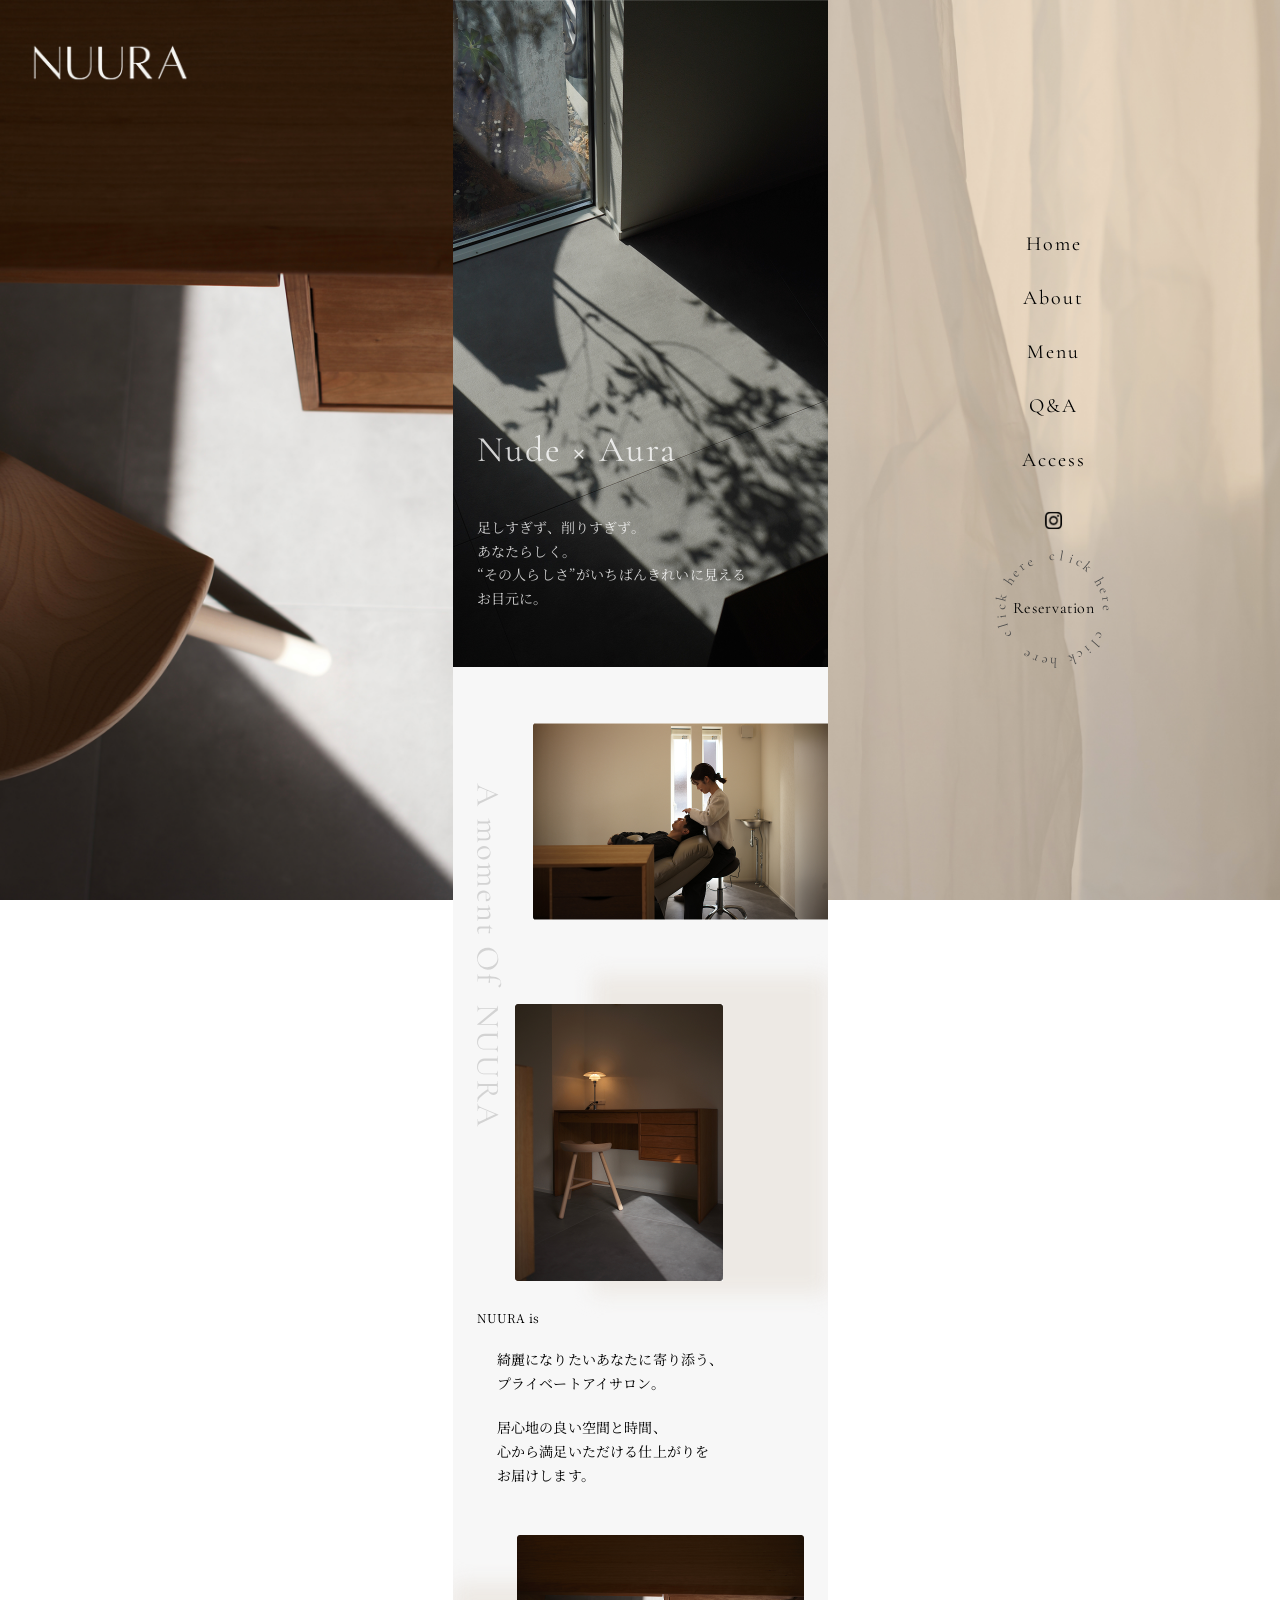
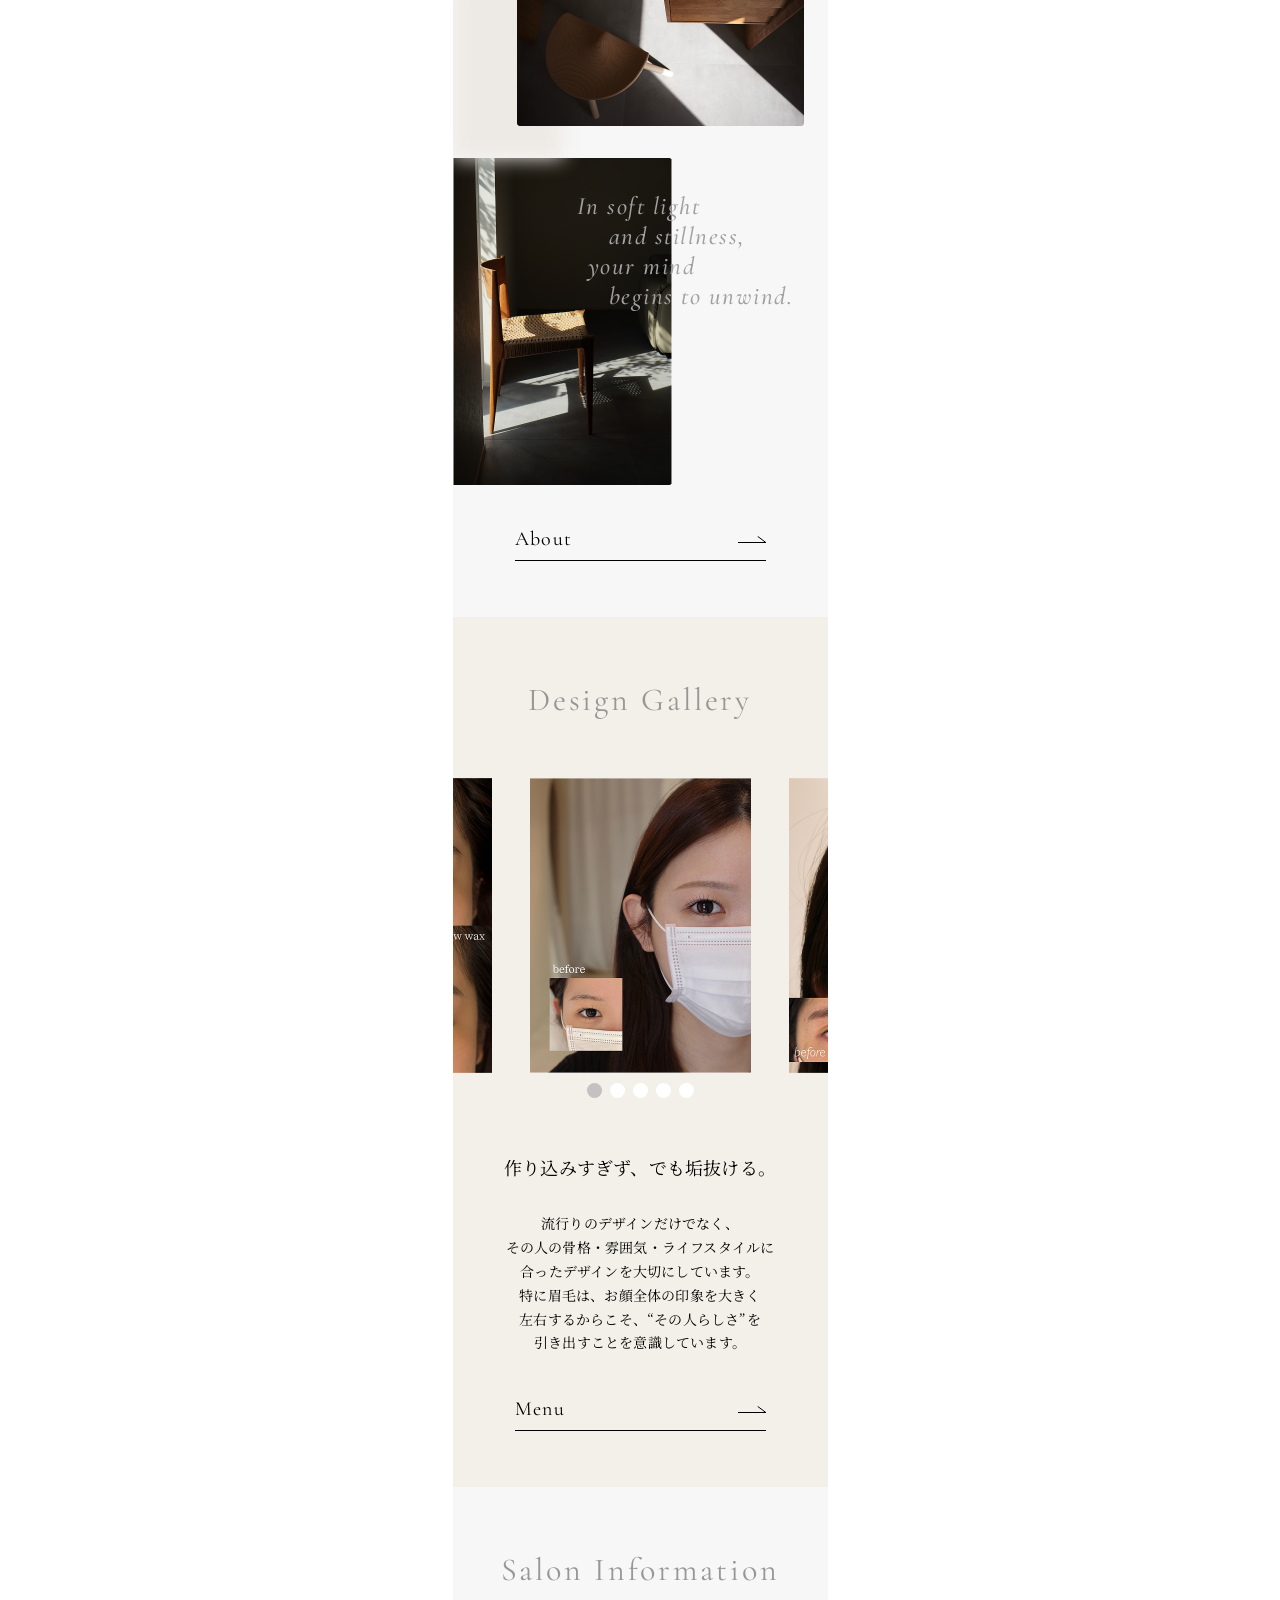
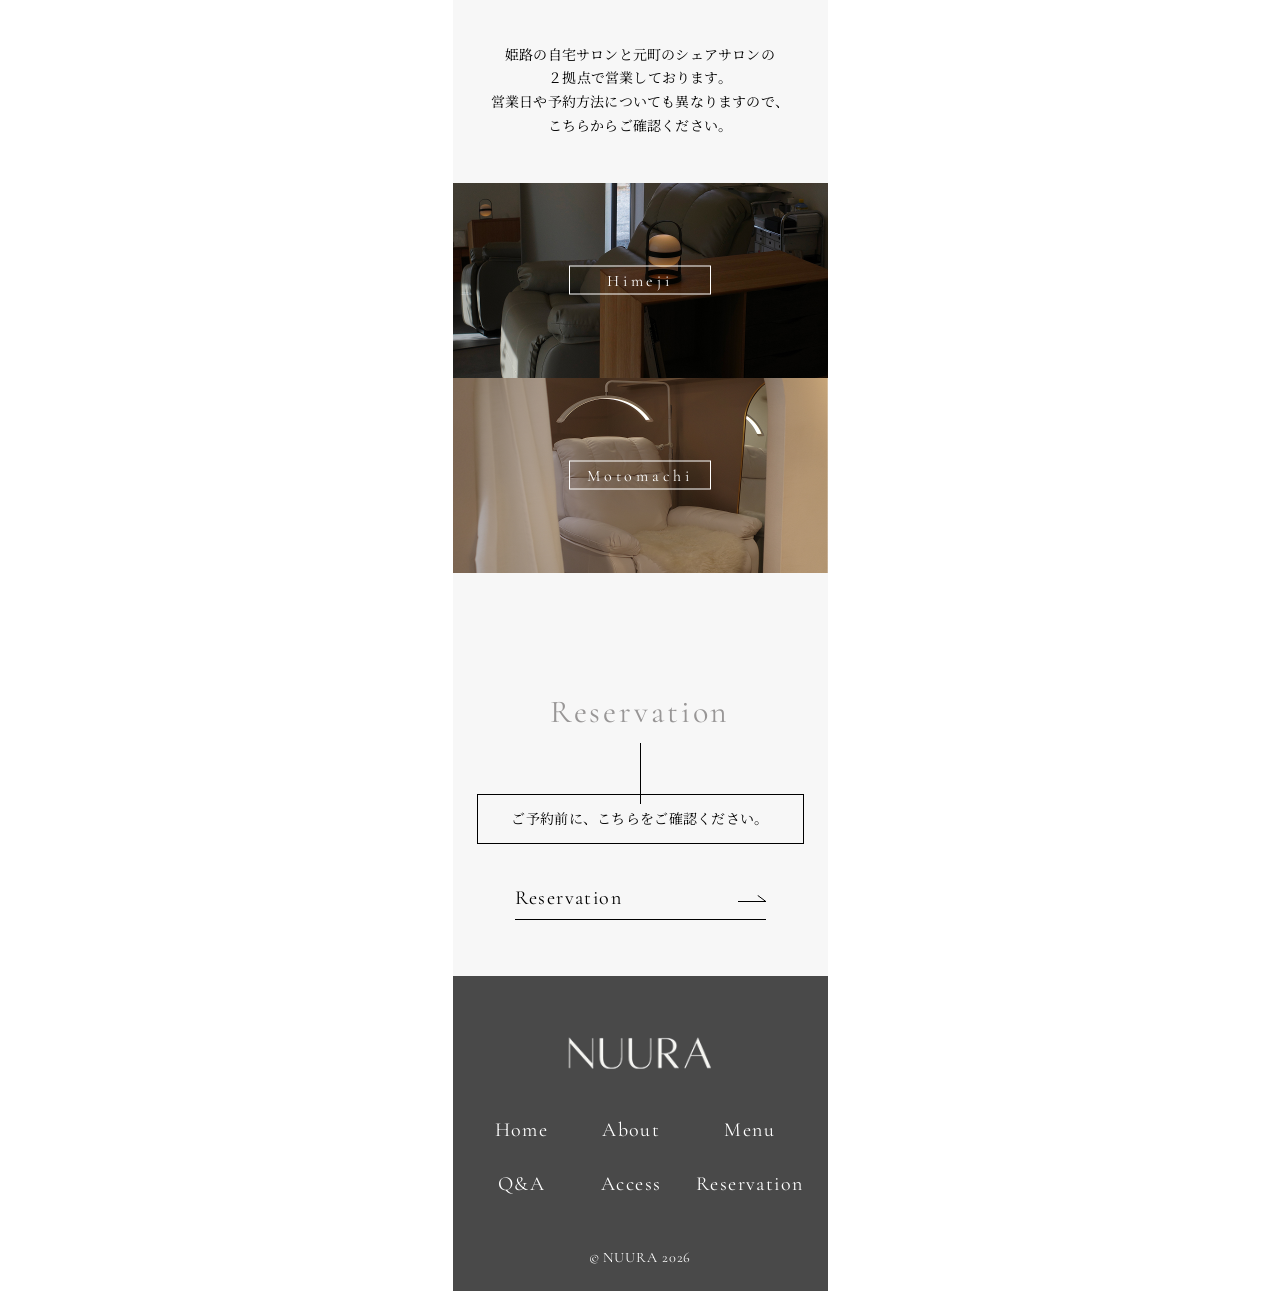
<file: index.html>
<!DOCTYPE html>
<html lang="ja">
<head>
    <!-- favicon apple-touch-icon -->
    <link rel="shortcut icon" href="assets/images/favicon.ico">
    <link rel="icon" type="image/png" href="assets/images/android-chrome-256x256.png">

    <meta charset="UTF-8">
    <meta name="viewport" content="width=device-width, initial-scale=1.0">
    <meta name="description" content="アイサロンのホームページ">
    <meta name="robots" content="noindex">
    <title>NUURA</title>

    <!-- web font -->
    <link rel="preconnect" href="https://fonts.googleapis.com">
    <link rel="preconnect" href="https://fonts.gstatic.com" crossorigin>
    <link href="https://fonts.googleapis.com/css2?family=Noto+Serif+JP:wght@200..900&display=swap" rel="stylesheet">
    <!-- css -->
    <link rel="stylesheet" href="https://cdn.jsdelivr.net/npm/swiper@11/swiper-bundle.min.css" />
    <link rel="stylesheet" href="assets/css/destyle.css">
    <link rel="stylesheet" href="assets/css/style.css">
</head>
<body class="opening-active">
    <div id="opening-mask">
        <div class="opening-stage">
            <h1 class="opening-logo" id="anim-logo">
                <span class="part-nude">Nude</span>
                <span class="part-aura">Aura</span>
            </h1>
            <div class="opening-subtexts" id="anim-subtexts">
                <p class="sub-left">“ありのまま”</p>
                <p class="sub-right">“その人が持つ美しさ”</p>
            </div>
        </div>
    </div>
     <div id="container" class="container">
        <header class="header js-header">
            <h1 class="header__topic">
                <a href="index.html">
                    <img class="header__logo--w" src="assets/images/logo-w.png" alt="NUURA">
                    <img class="header__logo--b" src="assets/images/logo.png" alt="NUURA">
                </a>
            </h1>
            <nav class="nav" id="g-nav">
                <div class="nav__header">
                    <button type="button" class="nav__btn" aria-label="メニューを閉じる">
                        <img src="assets/images/btn-header-close.svg" alt="">
                    </button>
                </div>
                <ul class="nav__list">
                    <li class="nav__item"><a href="index.html">Home</a></li>
                    <li class="nav__item"><a href="about.html">About</a></li>
                    <li class="nav__item"><a href="menu.html">Menu</a></li>
                    <li class="nav__item"><a href="question.html">Q&A</a></li>
                    <li class="nav__item"><a href="access.html">Access</a></li>
                    <li class="nav__item"><a href="reservation.html">Reservation</a></li>
                </ul>
                <a href="https://www.instagram.com/nuura__beauty/" class="nav__insta__btn" target="_blank" rel="noopener noreferrer">
                    <img src="assets/images/btn-insta-w.svg" alt="">
                </a>
            </nav>
            <!-- .header__btn  -->
            <div class="header__list">
                <a href="https://www.instagram.com/nuura__beauty/" class="insta__btn" target="_blank" rel="noopener noreferrer">
                    <!-- <img class="insta__btn--w" src="assets/images/btn-insta-w.svg" alt=""> -->
                    <img class="insta__btn--b" src="assets/images/btn-insta-b.svg" alt="">
                </a>
                <button type="button" class="header__btn" aria-controls="g-nav" aria-expanded="false" aria-label="メニューを開く">
                    <img class="header__btn--w" src="assets/images/btn-header-menu-w.svg" alt="">
                    <img class="header__btn--b" src="assets/images/btn-header-menu-b.svg" alt="">
                </button>
            </div>
        </header>

        <div class="fixed-left-pc">
            <a href="index.html" class="fixed-left-pc__logo">
                <img src="assets/images/logo-w.png" alt="NUURA">
            </a>
        </div>

        <div class="fixed-right-pc">
            <nav class="header__nav-pc">
                <ul class="nav__list">
                    <li class="nav__item"><a href="index.html">Home</a></li>
                    <li class="nav__item"><a href="about.html">About</a></li>
                    <li class="nav__item"><a href="menu.html">Menu</a></li>
                    <li class="nav__item"><a href="question.html">Q&A</a></li>
                    <li class="nav__item"><a href="access.html">Access</a></li>
                </ul>
                <a href="https://www.instagram.com/nuura__beauty/" class="nav__insta__btn" target="_blank" rel="noopener noreferrer">
                    <img class="insta__btn--b" src="assets/images/btn-insta-b.svg" alt="">
                </a>
            </nav>
            <div class="reservation-round-btn-wrapper reservation-round-btn-wrapper--pc">
                <a href="reservation.html#reservation-method" class="reservation-round-btn">
                    <div class="reservation-round-arc-text js-arcText"><span>c</span><span>l</span><span>i</span><span>c</span><span>k</span><span> </span><span>h</span><span>e</span><span>r</span><span>e</span><span> </span><span> </span><span>c</span><span>l</span><span>i</span><span>c</span><span>k</span><span> </span><span>h</span><span>e</span><span>r</span><span>e</span><span> </span><span> </span><span>c</span><span>l</span><span>i</span><span>c</span><span>k</span><span> </span><span>h</span><span>e</span><span>r</span><span>e</span><span> </span><span> </span></div>
                    <span class="reservation-round-center-text">Reservation</span>
                </a>
            </div>
        </div>

        <main class="main">
            <div class="reservation-round-btn-wrapper reservation-round-btn-wrapper--sp">
                <a href="reservation.html#reservation-method" class="reservation-round-btn">
                    <div class="reservation-round-arc-text js-arcText"><span>c</span><span>l</span><span>i</span><span>c</span><span>k</span><span> </span><span>h</span><span>e</span><span>r</span><span>e</span><span> </span><span> </span><span>c</span><span>l</span><span>i</span><span>c</span><span>k</span><span> </span><span>h</span><span>e</span><span>r</span><span>e</span><span> </span><span> </span><span>c</span><span>l</span><span>i</span><span>c</span><span>k</span><span> </span><span>h</span><span>e</span><span>r</span><span>e</span><span> </span><span> </span></div>
                    <span class="reservation-round-center-text">Reservation</span>
                </a>
            </div>
            <header class="article-header">
                <figure class="mainImg">
                    <picture>
                        <source srcset="assets/images/img_main-sp.jpg" media="(max-width: 767px)" />
                        <img src="assets/images/img_main-sp.jpg" alt="メイン画像" />
                    </picture>
                </figure>
                <div class="mainTopics">
                    <h2 class="mainTopics-title">
                        Nude × Aura
                    </h2>
                    <p class="mainTopics-txt">
                        足しすぎず、削りすぎず。<br>
                        あなたらしく。<br>
                        “その人らしさ”がいちばんきれいに見える<br>
                        お目元に。
                    </p>
                </div>
            </header>
            <div class="js-centinel-header"></div>
            <section id="top__about" class="section section--top__about">
                <div class="top__about-inner">
                    <ul class="top__about-gallery-01">
                        <li class="top__about-gallery__item-01">
                            <img src="assets/images/top__about-01.jpg" alt="">
                        </li>
                        <li class="top__about-gallery__item-02">
                            <img src="assets/images/top__about-02.jpg" alt="">
                        </li>
                    </ul>
                    <h3 class="top__about-title">NUURA is</h3>
                    <div class="top__about-topic">
                        <p class="top__about-topic-txt-01">綺麗になりたいあなたに寄り添う、<br>
                            プライベートアイサロン。
                        </p>
                        <p class="top__about-topic-txt-02">
                            居心地の良い空間と時間、<br>
                            心から満足いただける仕上がりを<br>
                            お届けします。
                        </p>
                    </div>
                    <ul class="top__about-gallery-02">
                        <li class="top__about-gallery__item-03">
                            <img src="assets/images/top__about-03.jpg" alt="">
                        </li>
                        <li class="top__about-gallery__item-04">
                            <img src="assets/images/top__about-04.jpg" alt="">
                            <div class="top__about-gallery__message">
                                <p>
                                    <span class="top__about-gallery__message-row">In soft light<br></span>
                                    <span class="top__about-gallery__message-row">and stillness,<br></span>
                                    <span class="top__about-gallery__message-row">your mind<br></span>
                                    <span class="top__about-gallery__message-row">begins to unwind.</span>
                                </p>
                            </div>
                        </li>
                    </ul>
                    <div class="top__about-button">
                        <a href="about.html" class="c-btn-more">
                            <span>About</span>
                            <img src="assets/images/btn-more.svg" alt="">
                        </a>
                    </div>
                </div>
            </section>
            <section id="top__menu" class="section section--top__menu">
                <div class="top__menu-inner">
                    <h3 class="section-title-font-en">Design Gallery</h3>
                    <div class="swiper top__menu-swiper">
                        <ul class="swiper-wrapper top__menu-gallery">
                            <li class="swiper-slide top__menu-gallery__item">
                                <img src="assets/images/top__menu-01.jpg" alt="">
                            </li>
                            <li class="swiper-slide top__menu-gallery__item">
                                <img src="assets/images/top__menu-02.jpg" alt="">
                            </li>
                            <li class="swiper-slide top__menu-gallery__item">
                                <img src="assets/images/top__menu-03.jpg" alt="">
                            </li>
                            <li class="swiper-slide top__menu-gallery__item">
                                <img src="assets/images/top__menu-04.jpg" alt="">
                            </li>
                            <li class="swiper-slide top__menu-gallery__item">
                                <img src="assets/images/top__menu-05.jpg" alt="">
                            </li>
                        </ul>
                        <div class="swiper-pagination"></div>
                    </div>
                    <div class="top__menu-topic">
                        <p class="top__menu-topic-txt-01">
                            作り込みすぎず、でも垢抜ける。
                        </p>
                        <p class="top__menu-topic-txt-02">
                            流行りのデザインだけでなく、<br>
                            その人の骨格・雰囲気・ライフスタイルに<br>
                            合ったデザインを大切にしています。<br>
                            特に眉毛は、お顔全体の印象を大きく<br>
                            左右するからこそ、“その人らしさ”を<br>
                            引き出すことを意識しています。
                        </p>
                    </div>
                    <a href="menu.html" class="c-btn-more">
                        <span>Menu</span>
                        <img src="assets/images/btn-more.svg" alt="">
                    </a>
                </div>
            </section>
            <section id="top__access" class="section section--top__access">
                <div class="top__access-inner">
                    <h3 class="section-title-font-en">Salon Information</h3>
                    <div class="top__access-topic">
                        <p class="top__access-topic-txt">姫路の自宅サロンと元町のシェアサロンの<br>
                            ２拠点で営業しております。<br>
                            営業日や予約方法についても異なりますので、<br>
                            こちらからご確認ください。
                        </p>
                    </div >
                    <a href="access.html#himeji" class="p-top-access__link-banner p-top-access__link-himeji">
                        <img src="assets/images/btn-top__access-himeji.jpg" alt="姫路店アクセス">
                        <span>Himeji</span>
                    </a>
                    <a href="access.html#motomachi" class="p-top-access__link-banner p-top-access__link-motomachi">
                        <img src="assets/images/btn-top__access-motomachi.jpg" alt="元町店アクセス">
                        <span>Motomachi</span>
                    </a>
                </div>
            </section>
            <section id="top__reservation" class="section section--top__reservation">
                <div class="top__reservation-inner">
                    <div class="top__reservation-box">
                        <h3 class="section-title-font-en">Reservation</h3>

                        <div class="vertical-line"></div>

                        <a href="reservation.html" class="btn-link-beforeBooking">
                            <span>ご予約前に、こちらをご確認ください。</span>
                            <!-- <img src="assets/images/btn-beforeBooking.svg" alt=""> -->
                        </a>
                    </div>
                    <a href="reservation.html#reservation-method" class="c-btn-more">
                        <span>Reservation</span>
                        <img src="assets/images/btn-more.svg" alt="">
                    </a>
                </div>
            </section>
        </main>
        <footer class="footer">
            <section class="footer-inner">
                <img src="assets/images/logo-w.png" alt="NUURA">

                <ul class="footer__list">
                    <li class="footer__item"><a href="index.html">Home</a></li>
                    <li class="footer__item"><a href="about.html">About</a></li>
                    <li class="footer__item"><a href="menu.html">Menu</a></li>
                    <li class="footer__item"><a href="question.html">Q&A</a></li>
                    <li class="footer__item"><a href="access.html">Access</a></li>
                    <li class="footer__item"><a href="reservation.html">Reservation</a></li>
                </ul>

                <p class="copy"><small>&copy; NUURA 2026</small></p>
            </section>
        </footer>
    </div>
    <script src="https://code.jquery.com/jquery-3.7.0.min.js" integrity="sha256-2Pmvv0kuTBOenSvLm6bvfBSSHrUJ+3A7x6P5Ebd07/g=" crossorigin="anonymous"></script>
    <script src="https://cdn.jsdelivr.net/npm/swiper@11/swiper-bundle.min.js"></script>
    <script src="assets/js/main.js"></script>   
    <script>
        const swiper = new Swiper('.top__menu-swiper', {
            loop: true,
            slidesPerView: 1,
            centeredSlides: true,
            spaceBetween: 38,
            pagination: {
                el: '.swiper-pagination',
                clickable: true,
            },
        });
    </script>
</body>
</html>
</file>
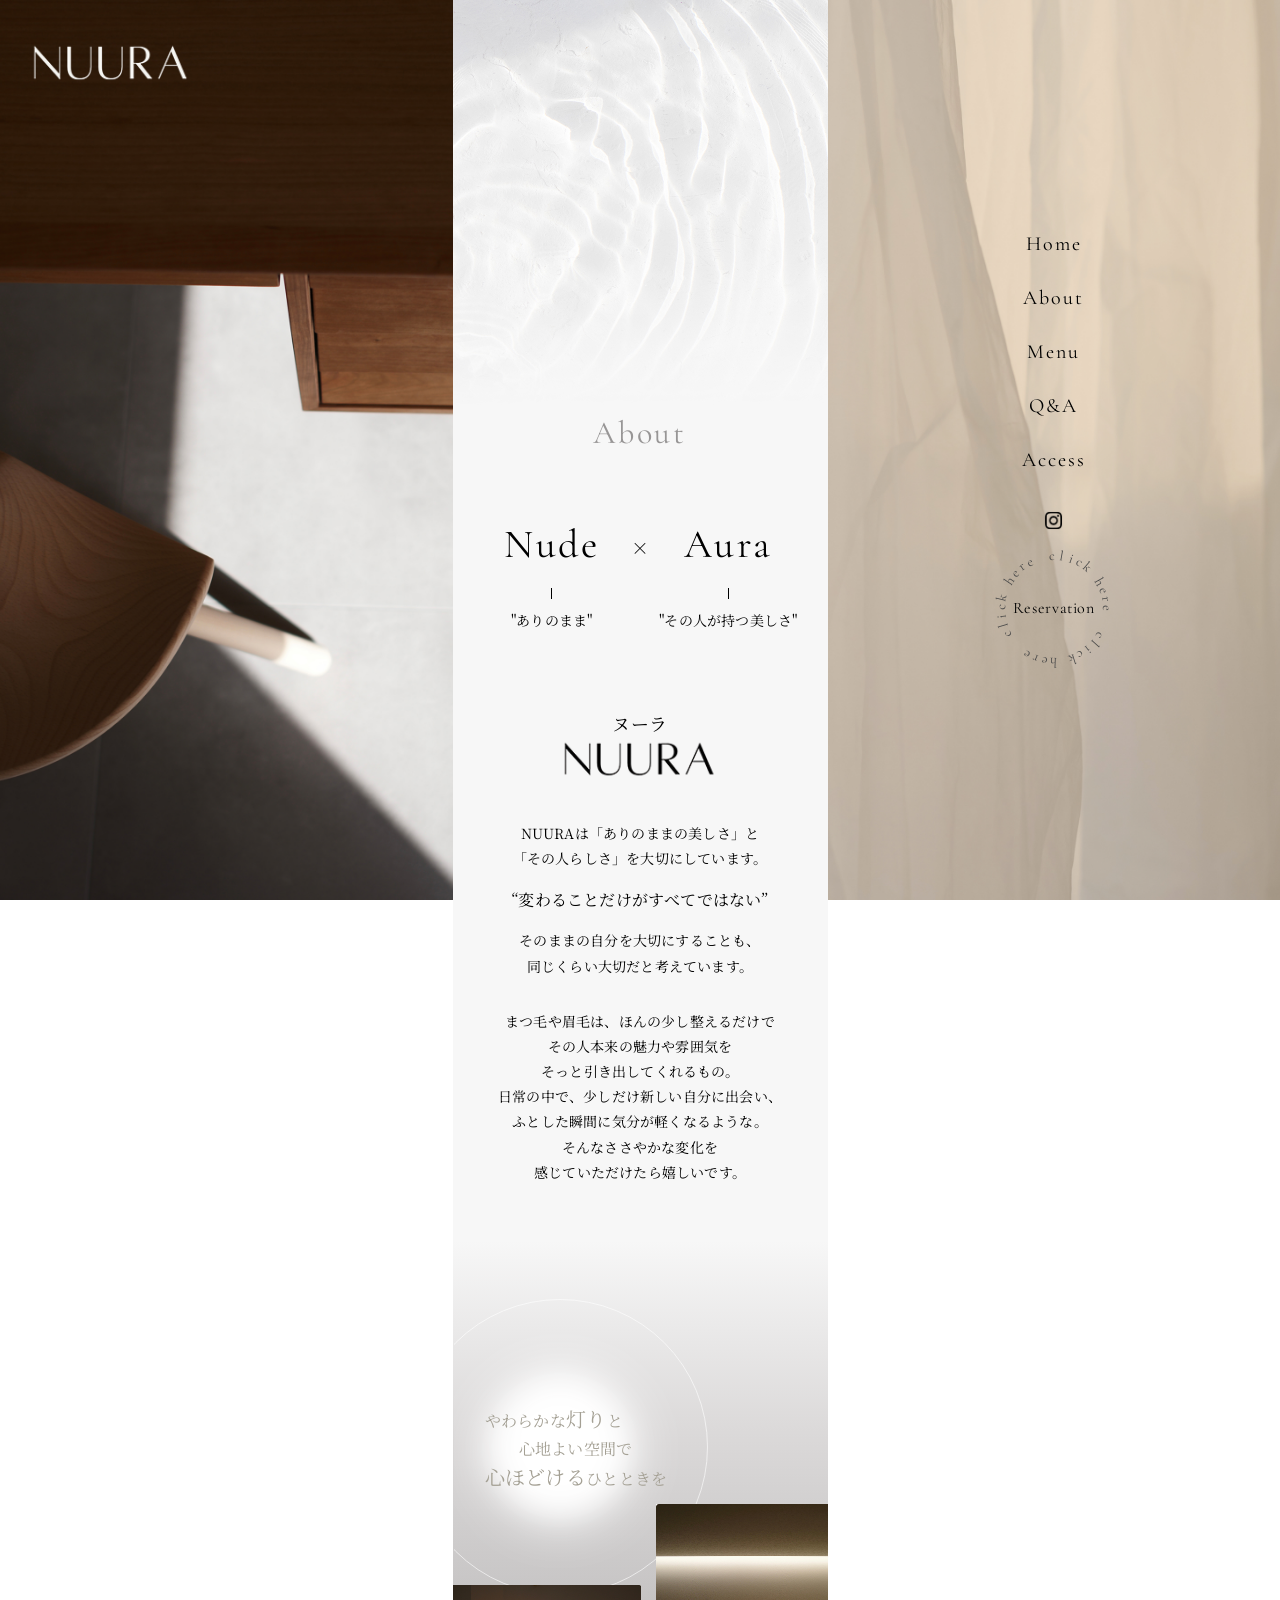
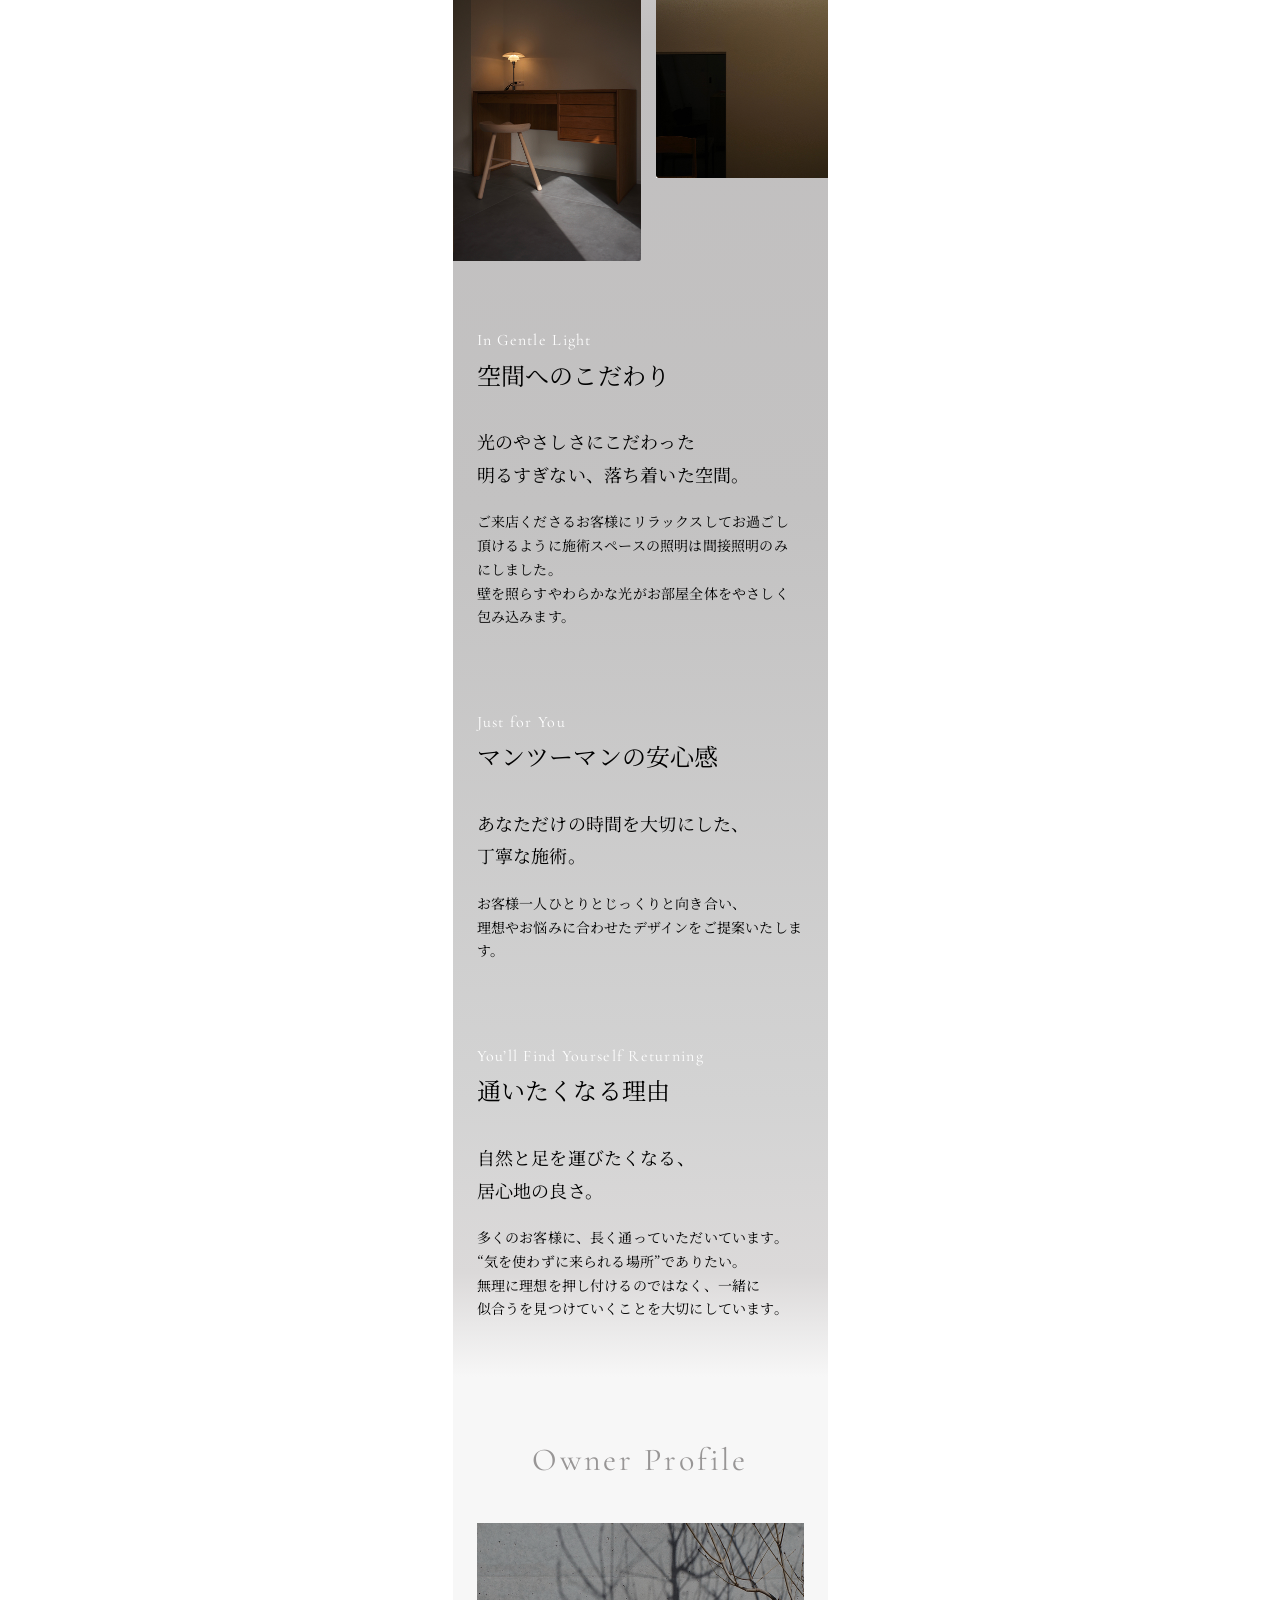
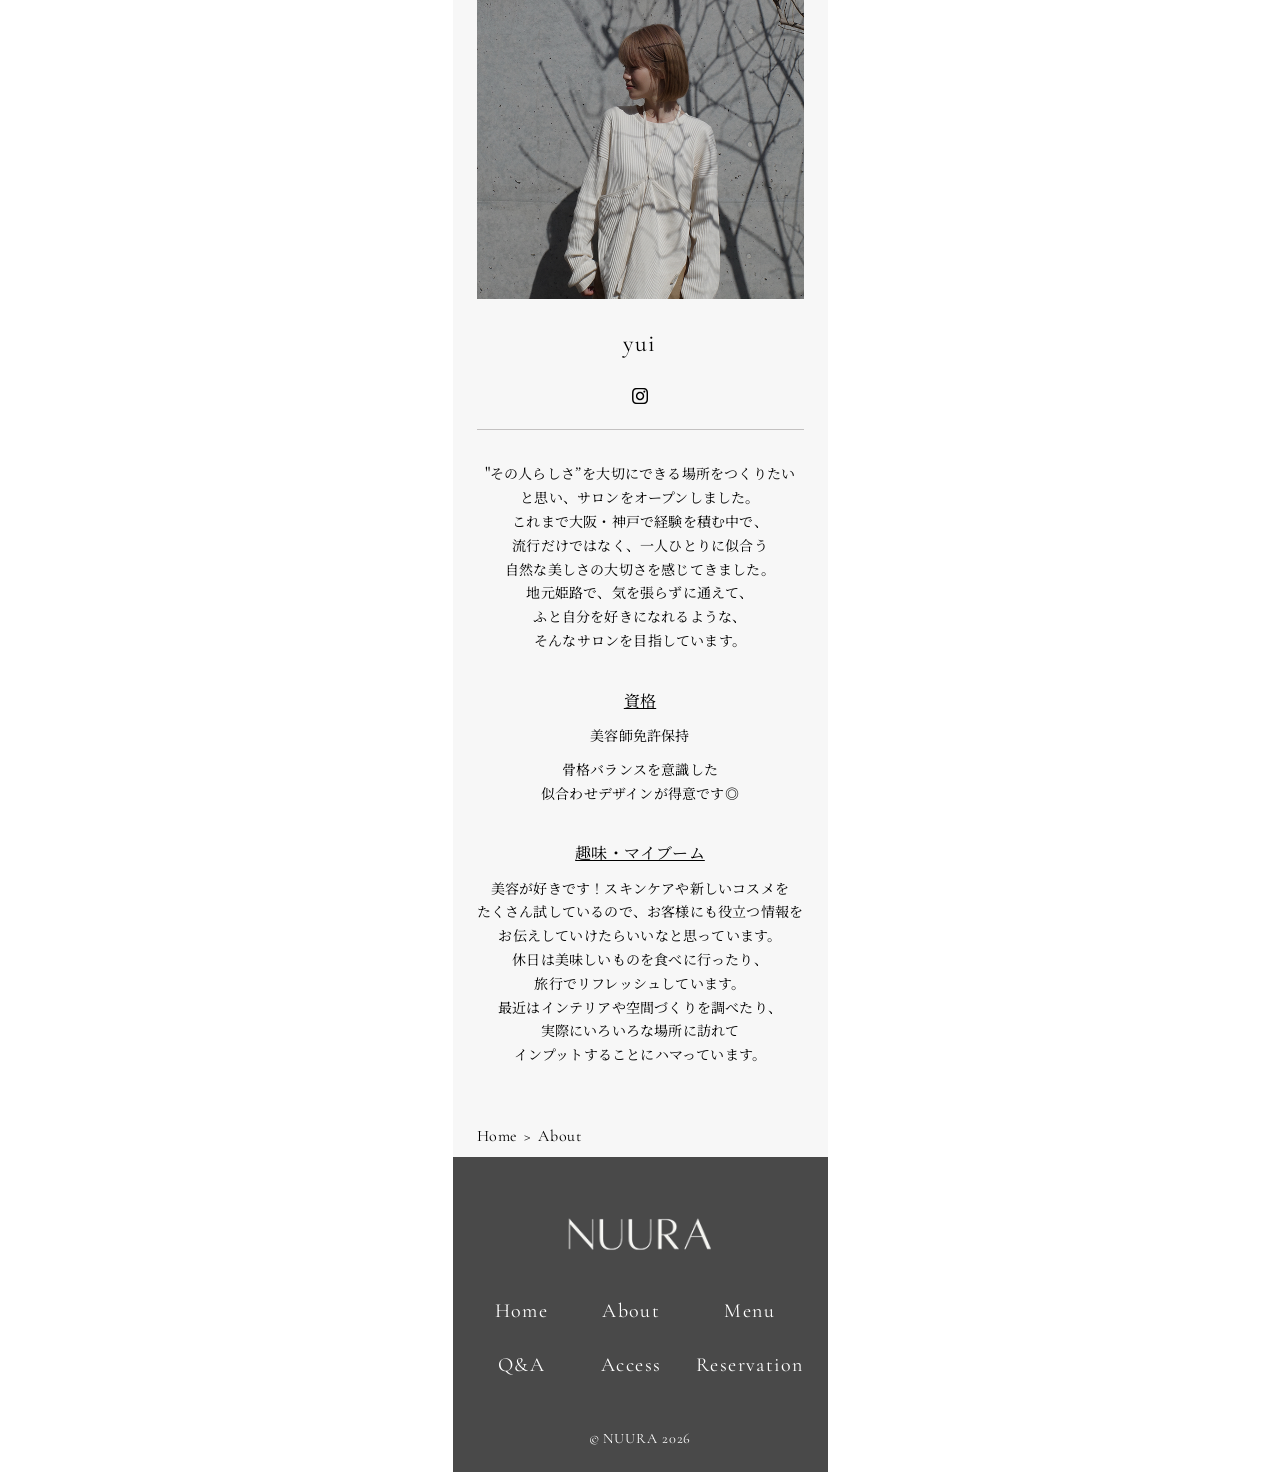
<file: about.html>
<!DOCTYPE html>
<html lang="ja">
<head>
    <!-- favicon apple-touch-icon -->
    <link rel="shortcut icon" href="assets/images/favicon.ico">
    <link rel="apple-touch-icon" sizes="904×904" href="assets/images/apple-touch-icon.png">
    <link rel="icon" type="image/png" href="assets/images/android-chrome-256x256.png">

    <meta charset="UTF-8">
    <meta name="viewport" content="width=device-width, initial-scale=1.0">
    <meta name="description" content="アイサロンのホームページ">
    <meta name="robots" content="noindex">
    <title>About | NUURA</title>

    <!-- web font -->
    <link rel="preconnect" href="https://fonts.googleapis.com">
    <link rel="preconnect" href="https://fonts.gstatic.com" crossorigin>
    <link href="https://fonts.googleapis.com/css2?family=Noto+Serif+JP:wght@200..900&display=swap" rel="stylesheet">
    <!-- css -->
    <link rel="stylesheet" href="assets/css/destyle.css">
    <link rel="stylesheet" href="assets/css/style.css">
</head>
<body>
    <div id="container" class="container">
        <header class="header is-white is-transparent u-sp-only">
            <h1 class="header__topic">
                <a href="index.html">
                    <img class="header__logo--b" src="assets/images/logo.png" alt="NUURA">
                </a>
            </h1>
            <nav class="nav" id="g-nav">
                <div class="nav__header">
                    <button type="button" class="nav__btn" aria-label="メニューを閉じる">
                        <img src="assets/images/btn-header-close.svg" alt="">
                    </button>
                </div>
                <ul class="nav__list">
                    <li class="nav__item"><a href="index.html">Home</a></li>
                    <li class="nav__item"><a href="about.html">About</a></li>
                    <li class="nav__item"><a href="menu.html">Menu</a></li>
                    <li class="nav__item"><a href="question.html">Q&A</a></li>
                    <li class="nav__item"><a href="access.html">Access</a></li>
                    <li class="nav__item"><a href="reservation.html">Reservation</a></li>
                </ul>
                <a href="https://www.instagram.com/nuura__beauty/" class="nav__insta__btn" target="_blank" rel="noopener noreferrer">
                    <img src="assets/images/btn-insta-w.svg" alt="">
                </a>
            </nav>
            <!-- .header__btn  -->
            <div class="header__list">
                <a href="https://www.instagram.com/nuura__beauty/" class="insta__btn" target="_blank" rel="noopener noreferrer">
                    <img class="insta__btn--b" src="assets/images/btn-insta-b.svg" alt="">
                </a>
                <button type="button" class="header__btn" aria-controls="g-nav" aria-expanded="false" aria-label="メニューを開く">
                    <img class="header__btn--b" src="assets/images/btn-header-menu-b.svg" alt="">
                </button>
            </div>
        </header>

        <div class="fixed-left-pc">
            <a href="index.html" class="fixed-left-pc__logo">
                <img src="assets/images/logo-w.png" alt="NUURA">
            </a>
        </div>

        <div class="fixed-right-pc">
            <nav class="header__nav-pc">
                <ul class="nav__list">
                    <li class="nav__item"><a href="index.html">Home</a></li>
                    <li class="nav__item"><a href="about.html">About</a></li>
                    <li class="nav__item"><a href="menu.html">Menu</a></li>
                    <li class="nav__item"><a href="question.html">Q&A</a></li>
                    <li class="nav__item"><a href="access.html">Access</a></li>
                </ul>
                <a href="https://www.instagram.com/nuura__beauty/" class="nav__insta__btn" target="_blank" rel="noopener noreferrer">
                    <img class="insta__btn--b" src="assets/images/btn-insta-b.svg" alt="">
                </a>
            </nav>
            <div class="reservation-round-btn-wrapper reservation-round-btn-wrapper--pc">
                <a href="reservation.html#reservation-method" class="reservation-round-btn">
                    <div class="reservation-round-arc-text js-arcText"><span>c</span><span>l</span><span>i</span><span>c</span><span>k</span><span> </span><span>h</span><span>e</span><span>r</span><span>e</span><span> </span><span> </span><span>c</span><span>l</span><span>i</span><span>c</span><span>k</span><span> </span><span>h</span><span>e</span><span>r</span><span>e</span><span> </span><span> </span><span>c</span><span>l</span><span>i</span><span>c</span><span>k</span><span> </span><span>h</span><span>e</span><span>r</span><span>e</span><span> </span><span> </span></div>
                    <span class="reservation-round-center-text">Reservation</span>
                </a>
            </div>
        </div>
        <main class="about">
            <section id="consept" class="section section--consept">
                <div class="reservation-round-btn-wrapper reservation-round-btn-wrapper--sp">
                    <a href="reservation.html#reservation-method" class="reservation-round-btn">
                        <div class="reservation-round-arc-text js-arcText"><span>c</span><span>l</span><span>i</span><span>c</span><span>k</span><span> </span><span>h</span><span>e</span><span>r</span><span>e</span><span> </span><span> </span><span>c</span><span>l</span><span>i</span><span>c</span><span>k</span><span> </span><span>h</span><span>e</span><span>r</span><span>e</span><span> </span><span> </span><span>c</span><span>l</span><span>i</span><span>c</span><span>k</span><span> </span><span>h</span><span>e</span><span>r</span><span>e</span><span> </span><span> </span></div>
                        <span class="reservation-round-center-text">Reservation</span>
                    </a>
                </div>
                <figure class="about-mainImg">
                    <picture>
                        <source srcset="assets/images/img_about-main-sp.jpg" media="(max-width: 767px)" />
                        <img src="assets/images/img_about-main-sp.jpg" alt="Aboutページのメイン画像" />
                    </picture>
                </figure>
                <div class="consept-inner">
                    <h1 class="section-title-font-en">About</h1>
                    <div class="concept-topic">
                        <div class="concept-item">
                            <h2 class="concept-title">Nude</h2>

                            <div class="concept-line"></div>

                            <p>"ありのまま"</p>
                        </div>

                        <div class="cross">×</div>

                        <div class="concept-item">
                            <h2 class="concept-title">Aura</h2>

                            <div class="concept-line"></div>

                            <p>"その人が持つ美しさ"</p>
                        </div>
                    </div>

                  
                    <div class="concept-name">
                        <p class="about-logo-small">
                            ヌーラ
                        </p>
                        <figure class="about-logo-black">
                            <img src="assets/images/logo.png" alt="">
                        </figure>
                    </div>
                    <div class="concept-box">
                        <p class="concept-text">
                            NUURAは「ありのままの美しさ」と<br>
                            「その人らしさ」を大切にしています。
                        </p>
                        <span class="concept-text-big">
                            “変わることだけがすべてではない”
                        </span>
                        <p class="concept-text">
                            そのままの自分を大切にすることも、<br>
                            同じくらい大切だと考えています。
                        </p>
                        <p class="concept-text">
                            まつ毛や眉毛は、ほんの少し整えるだけで<br>
                            その人本来の魅力や雰囲気を<br>
                            そっと引き出してくれるもの。<br>
                            日常の中で、少しだけ新しい自分に出会い、<br>
                            ふとした瞬間に気分が軽くなるような。<br>
                            そんなささやかな変化を<br>
                            感じていただけたら嬉しいです。
                        </p>        

                    </div>
                </div>
            </section>
            <section id="reason" class="section section--reason">
                <div class="reason-inner">
                    <p class="reason-lead">
                        <span>やわらかな<strong>灯り</strong>と<br></span>
                        <span>心地よい空間で<br></span>
                        <span><strong>心ほどける</strong>ひとときを</span>
                    </p>
                    <div class="reason-img-wrap">
                        <figure class="reason-img reason-img--01">     
                            <img src="assets/images/img-reason-02.jpg" alt="reason01" />
                        </figure>
                        <figure class="reason-img reason-img--02">     
                            <img src="assets/images/img-reason-01.jpg" alt="reason02" />
                        </figure>
                    </div>
                    <ul class="reason-list">
                        <li class="reason-item">
                            <p class="en">In Gentle Light</p>
                            <h2 class="reason-title">空間へのこだわり</h2>
                            <p class="reason-text">
                                光のやさしさにこだわった<br>
                                明るすぎない、落ち着いた空間。
                            </p>
                            <p class="reason-text-small">
                                ご来店くださるお客様にリラックスしてお過ごし<br>
                                頂けるように施術スペースの照明は間接照明のみ<br>
                                にしました。<br>
                                壁を照らすやわらかな光がお部屋全体をやさしく<br>
                                包み込みます。
                            </p>
                        </li>
                        <li class="reason-item">
                            <p class="en">Just for You</p>
                            <h2 class="reason-title">マンツーマンの安心感</h2>
                            <p class="reason-text">
                                あなただけの時間を大切にした、<br>
                                丁寧な施術。
                            </p>
                            <p class="reason-text-small">
                                お客様一人ひとりとじっくりと向き合い、<br>
                                理想やお悩みに合わせたデザインをご提案いたします。
                            </p>
                        </li>
                        <li class="reason-item">
                            <p class="en">You’ll Find Yourself Returning</p>
                            <h2 class="reason-title">通いたくなる理由</h2>
                            <p class="reason-text">
                                自然と足を運びたくなる、<br>
                                居心地の良さ。
                            </p>
                            <p class="reason-text-small">
                                多くのお客様に、長く通っていただいています。<br>
                                “気を使わずに来られる場所”でありたい。<br>
                                無理に理想を押し付けるのではなく、一緒に<br>
                                似合うを見つけていくことを大切にしています。
                            </p>
                        </li>
                    </ul>
                </div>
            </section>
            <section id="owner" class="section section--owner">
                <div class="owner-inner">
                    <h2 class="section-title-font-en">Owner Profile</h2>
                    <figure class="owner-img">     
                        <img src="assets/images/img-owner.jpg" alt="owner" />
                    </figure>

                    <p class="owner-name">yui</p>

                    <a href="https://www.instagram.com/uiyui.00/" target="_blank" rel="noopener noreferrer" class="owner-icon-instagram">
                        <img src="assets/images/btn-insta-b.svg" alt="">
                    </a>

                    <div class="owner-line"></div>

                    </a>
                    <p class="owner-text">
                        "その人らしさ”を大切にできる場所をつくりたい<br>
                        と思い、サロンをオープンしました。<br>
                        これまで大阪・神戸で経験を積む中で、<br>
                        流行だけではなく、一人ひとりに似合う<br>
                        自然な美しさの大切さを感じてきました。<br>
                        地元姫路で、気を張らずに通えて、<br>
                        ふと自分を好きになれるような、<br>
                        そんなサロンを目指しています。
                    </p>


                    <div class="owner-item">
                        <h3 class="owner-item-title">資格</h3>
                        <p class="owner-item-text">
                            美容師免許保持
                        </p>
                        <p class="owner-item-text">
                            骨格バランスを意識した<br>
                            似合わせデザインが得意です◎
                        </p>
                    </div>
                    <div class="owner-item">
                        <h3 class="owner-item-title">趣味・マイブーム</h3>
                        <p class="owner-item-text">
                            美容が好きです！スキンケアや新しいコスメを<br>
                            たくさん試しているので、お客様にも役立つ情報を<br>
                            お伝えしていけたらいいなと思っています。<br>
                            休日は美味しいものを食べに行ったり、<br>
                            旅行でリフレッシュしています。<br>
                            最近はインテリアや空間づくりを調べたり、<br>
                            実際にいろいろな場所に訪れて<br>
                            インプットすることにハマっています。
                        </p>
                    </div>
                </div>
            </section>
            <p class="breadcrumb">
                <a href="index.html">Home</a>
                <span>About</span>
            </p>
        </main>
        <footer class="footer">
            <section class="footer-inner">
                <img src="assets/images/logo-w.png" alt="NUURA">

                <ul class="footer__list">
                    <li class="footer__item"><a href="index.html">Home</a></li>
                    <li class="footer__item"><a href="about.html">About</a></li>
                    <li class="footer__item"><a href="menu.html">Menu</a></li>
                    <li class="footer__item"><a href="question.html">Q&A</a></li>
                    <li class="footer__item"><a href="access.html">Access</a></li>
                    <li class="footer__item"><a href="reservation.html">Reservation</a></li>
                </ul>

                <p class="copy"><small>&copy; NUURA 2026</small></p>
            </section>
        </footer>
    </div>
    <script src="https://code.jquery.com/jquery-3.7.0.min.js" integrity="sha256-2Pmvv0kuTBOenSvLm6bvfBSSHrUJ+3A7x6P5Ebd07/g=" crossorigin="anonymous"></script>
    <script src="assets/js/main.js"></script>   
</body>
</html>
</file>
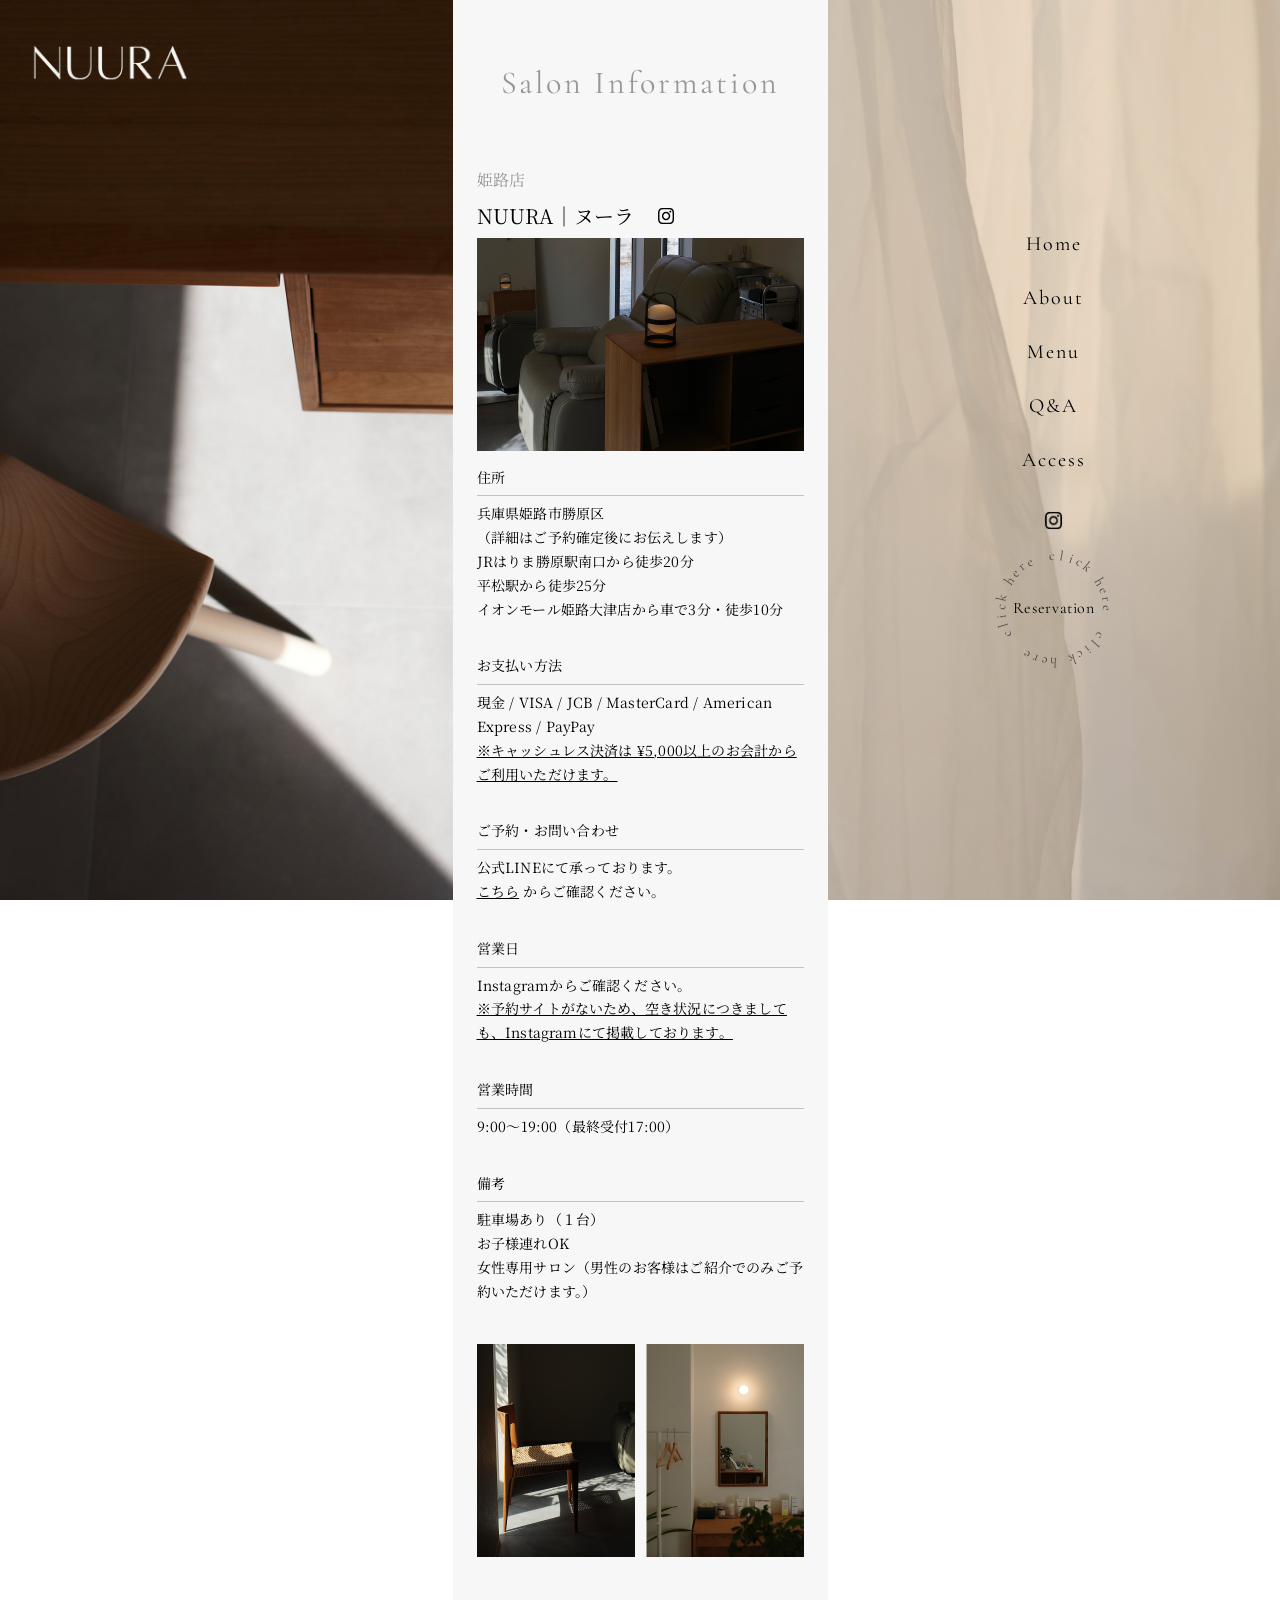
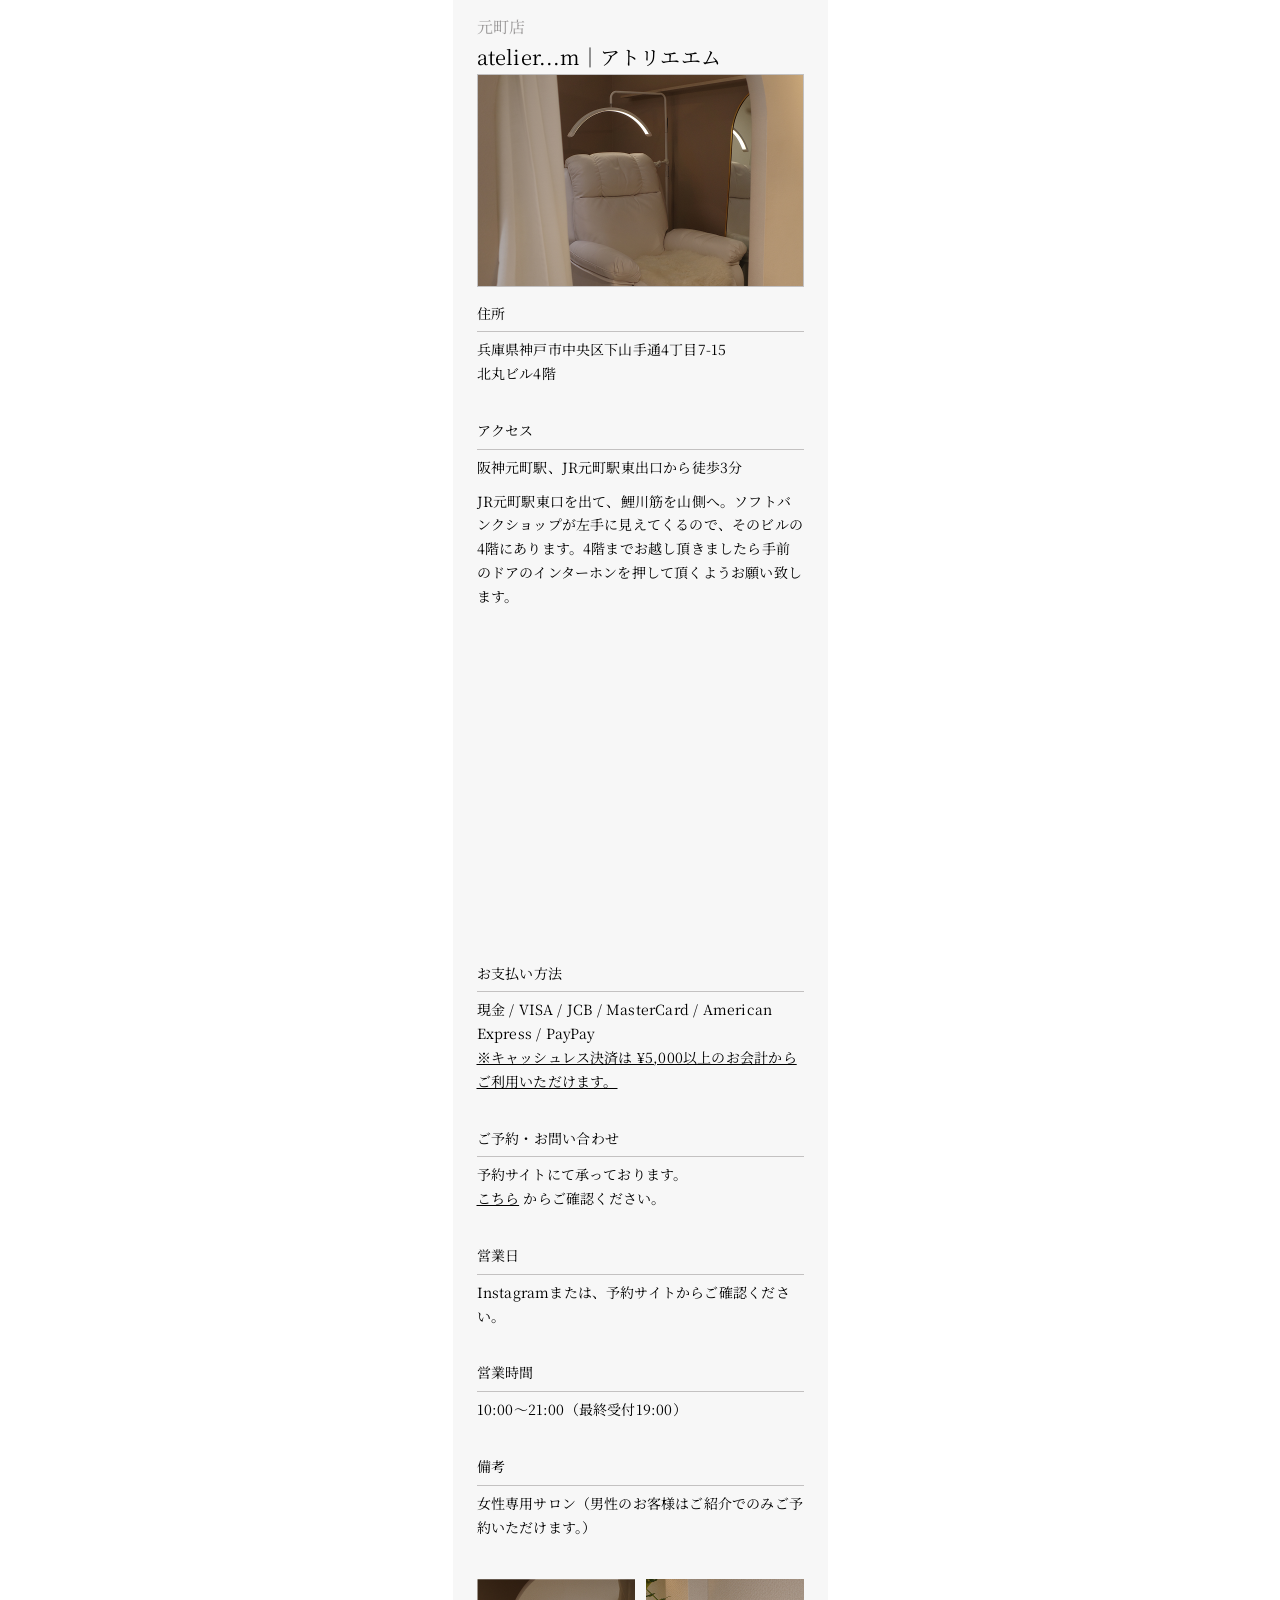
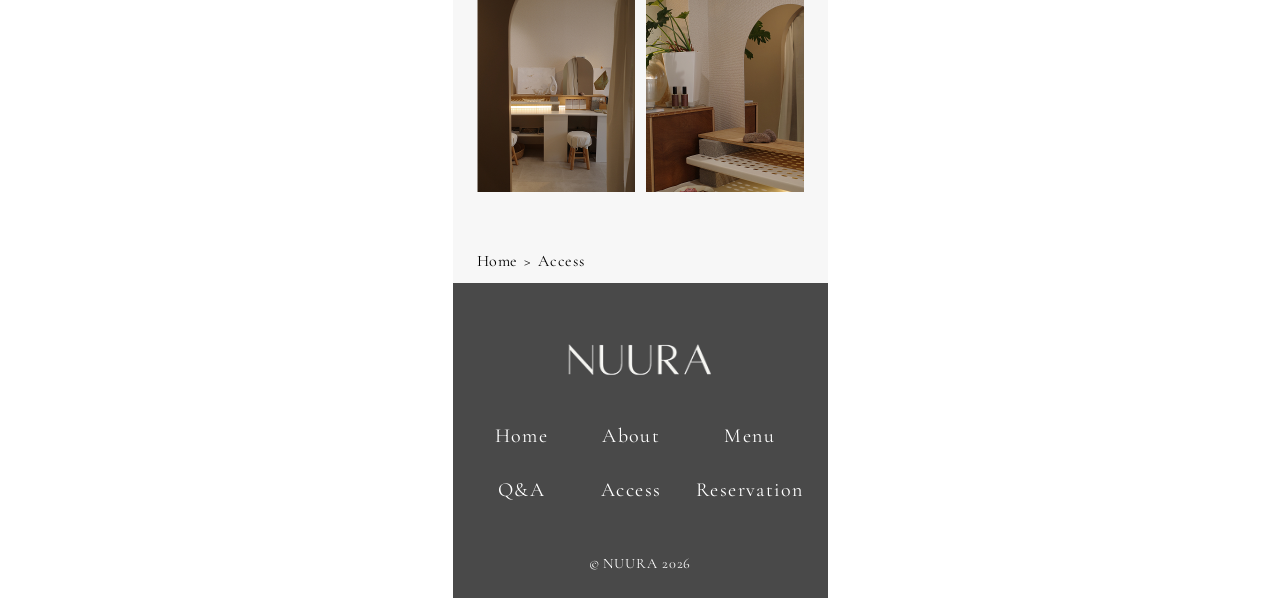
<file: access.html>
<!DOCTYPE html>
<html lang="ja">
<head>
    <!-- favicon apple-touch-icon -->
    <link rel="shortcut icon" href="assets/images/favicon.ico">
    <link rel="apple-touch-icon" sizes="904×904" href="assets/images/apple-touch-icon.png">
    <link rel="icon" type="image/png" href="assets/images/android-chrome-256x256.png">

    <meta charset="UTF-8">
    <meta name="viewport" content="width=device-width, initial-scale=1.0">
    <meta name="description" content="アイサロンのホームページ">
    <meta name="robots" content="noindex">
    <title>Access | NUURA</title>   

    <!-- web font -->
    <link rel="preconnect" href="https://fonts.googleapis.com">
    <link rel="preconnect" href="https://fonts.gstatic.com" crossorigin>
    <link href="https://fonts.googleapis.com/css2?family=Noto+Serif+JP:wght@200..900&display=swap" rel="stylesheet">  
    <!-- css -->
    <link rel="stylesheet" href="assets/css/destyle.css">
    <link rel="stylesheet" href="assets/css/style.css">
</head>
<body>
     <div id="container" class="container">
        <header class="header is-white u-sp-only">
            <h1 class="header__topic">
                <a href="index.html">
                    <img class="header__logo--b" src="assets/images/logo.png" alt="NUURA">
                </a>
            </h1>
            <nav class="nav" id="g-nav">
                <div class="nav__header">
                    <button type="button" class="nav__btn" aria-label="メニューを閉じる">
                        <img src="assets/images/btn-header-close.svg" alt="">
                    </button>
                </div>
                <ul class="nav__list">
                    <li class="nav__item"><a href="index.html">Home</a></li>
                    <li class="nav__item"><a href="about.html">About</a></li>
                    <li class="nav__item"><a href="menu.html">Menu</a></li>
                    <li class="nav__item"><a href="question.html">Q&A</a></li>
                    <li class="nav__item"><a href="access.html">Access</a></li>
                    <li class="nav__item"><a href="reservation.html">Reservation</a></li>
                </ul>
                <a href="https://www.instagram.com/nuura__beauty/" class="nav__insta__btn" target="_blank" rel="noopener noreferrer">
                    <img src="assets/images/btn-insta-w.svg" alt="">
                </a>
            </nav>
            <!-- .header__btn  -->
            <div class="header__list">
                <a href="https://www.instagram.com/nuura__beauty/" class="insta__btn" target="_blank" rel="noopener noreferrer">
                    <img class="insta__btn--b" src="assets/images/btn-insta-b.svg" alt="">
                </a>
                <button type="button" class="header__btn" aria-controls="g-nav" aria-expanded="false" aria-label="メニューを開く">
                    <img class="header__btn--b" src="assets/images/btn-header-menu-b.svg" alt="">
                </button>
            </div>
        </header>

        <div class="fixed-left-pc">
            <a href="index.html" class="fixed-left-pc__logo">
                <img src="assets/images/logo-w.png" alt="NUURA">
            </a>
        </div>

        <div class="fixed-right-pc">
            <nav class="header__nav-pc">
                <ul class="nav__list">
                    <li class="nav__item"><a href="index.html">Home</a></li>
                    <li class="nav__item"><a href="about.html">About</a></li>
                    <li class="nav__item"><a href="menu.html">Menu</a></li>
                    <li class="nav__item"><a href="question.html">Q&A</a></li>
                    <li class="nav__item"><a href="access.html">Access</a></li>
                </ul>
                <a href="https://www.instagram.com/nuura__beauty/" class="nav__insta__btn" target="_blank" rel="noopener noreferrer">
                    <img class="insta__btn--b" src="assets/images/btn-insta-b.svg" alt="">
                </a>
            </nav>
            <div class="reservation-round-btn-wrapper reservation-round-btn-wrapper--pc">
                <a href="reservation.html#reservation-method" class="reservation-round-btn">
                    <div class="reservation-round-arc-text js-arcText"><span>c</span><span>l</span><span>i</span><span>c</span><span>k</span><span> </span><span>h</span><span>e</span><span>r</span><span>e</span><span> </span><span> </span><span>c</span><span>l</span><span>i</span><span>c</span><span>k</span><span> </span><span>h</span><span>e</span><span>r</span><span>e</span><span> </span><span> </span><span>c</span><span>l</span><span>i</span><span>c</span><span>k</span><span> </span><span>h</span><span>e</span><span>r</span><span>e</span><span> </span><span> </span></div>
                    <span class="reservation-round-center-text">Reservation</span>
                </a>
            </div>
        </div>
        <main class="access">
            <div class="reservation-round-btn-wrapper reservation-round-btn-wrapper--sp">
                <a href="reservation.html#reservation-method" class="reservation-round-btn">
                    <div class="reservation-round-arc-text js-arcText"><span>c</span><span>l</span><span>i</span><span>c</span><span>k</span><span> </span><span>h</span><span>e</span><span>r</span><span>e</span><span> </span><span> </span><span>c</span><span>l</span><span>i</span><span>c</span><span>k</span><span> </span><span>h</span><span>e</span><span>r</span><span>e</span><span> </span><span> </span><span>c</span><span>l</span><span>i</span><span>c</span><span>k</span><span> </span><span>h</span><span>e</span><span>r</span><span>e</span><span> </span><span> </span></div>
                    <span class="reservation-round-center-text">Reservation</span>
                </a>
            </div>
            <section id="section_access" class="section section--access">
                <div class="access-inner">
                    <h1 class="section-title-font-en">Salon Information</h1>
                    <div class="access-container" id="himeji">
                        <p class="access-name-sb">
                            姫路店
                        </p>
                        <div class="access-name-box">
                            <h2 class="access-name">
                                NUURA｜ヌーラ
                            </h2>
                            <a href="https://www.instagram.com/nuura__beauty/" target="_blank" rel="noopener noreferrer">
                                <img src="assets/images/btn-insta-b.svg" alt="">
                            </a>
                        </div>
                    </div>
                    <figure class="access-img-01">
                        <img src="assets/images/img_access-01.jpg" alt="" />
                    </figure>
                    <div class="access-info">
                        <div class="access-item">
                            <h3>
                                住所
                            </h3>
                            <div class="access-item-line"></div>
                            <p>
                                兵庫県姫路市勝原区<br>
                                （詳細はご予約確定後にお伝えします）<br>
                                JRはりま勝原駅南口から徒歩20分<br>
                                平松駅から徒歩25分<br>
                                イオンモール姫路大津店から車で3分・徒歩10分
                            </p>
                        </div>
                        <div class="access-item">
                            <h3>
                                お支払い方法
                            </h3>
                            <div class="access-item-line"></div>
                            <p>
                                現金 / VISA / JCB / MasterCard / American Express / PayPay
                            </p>
                            <p>
                                <span>
                                    ※キャッシュレス決済は
                                    ¥5,000以上のお会計からご利用いただけます。
                                </span>
                            </p>
                        </div>
                        <div class="access-item">
                            <h3>
                                ご予約・お問い合わせ
                            </h3>
                            <div class="access-item-line"></div>
                            <p>
                                公式LINEにて承っております。<br>
                                <a href="reservation.html#reservation-method" class="">
                                    <span>こちら</span>
                                </a>
                                からご確認ください。
                            </p>
                        </div>
                        <div class="access-item">
                            <h3>
                                営業日
                            </h3>
                            <div class="access-item-line"></div>
                            <p>
                                Instagramからご確認ください。<br>
                                <span>
                                    ※予約サイトがないため、空き状況につきましても、Instagramにて掲載しております。
                                </span>
                            </p>
                        </div>
                        <div class="access-item">
                            <h3>
                                営業時間
                            </h3>
                            <div class="access-item-line"></div>
                            <p>
                                9:00〜19:00（最終受付17:00）
                            </p>
                        </div>
                        <div class="access-item">
                            <h3>
                                備考
                            </h3>
                            <div class="access-item-line"></div>
                            <p>
                                駐車場あり（１台）<br>
                                お子様連れOK <br>
                                女性専用サロン（男性のお客様はご紹介でのみご予約いただけます。）
                            </p>
                        </div>
                    </div>
                    <div class="access-img-sb">
                        <figure class="access-img-sb-01">     
                            <img src="assets/images/img-access-sb-01.jpg" alt="" />
                        </figure>
                        <figure class="access-img-sb-02">     
                            <img src="assets/images/img-access-sb-02.jpg" alt="" />
                        </figure>
                    </div>

                    <div class="access-container" id="motomachi">
                        <p class="access-name-sb">
                            元町店
                        </p>
                        <h2 class="access-name">
                            atelier...m｜アトリエエム
                        </h2>
                    </div>
                    <figure class="access-img-02">
                        <img src="assets/images/img_access-02.jpg" alt="" />
                    </figure>
                    <div class="access-info">
                        <div class="access-item">
                            <h3>
                                住所
                            </h3>
                            <div class="access-item-line"></div>
                            <p>
                                兵庫県神戸市中央区下山手通4丁目7-15<br>
                                北丸ビル4階
                            </p>
                        </div>
                        <div class="access-item">
                            <h3>
                                アクセス
                            </h3>
                            <div class="access-item-line"></div>
                            <p>
                                阪神元町駅、JR元町駅東出口から徒歩3分
                            </p>
                            <p class="access-item-text-margin">
                                JR元町駅東口を出て、鯉川筋を山側へ。ソフトバンクショップが左手に見えてくるので、そのビルの4階にあります。4階までお越し頂きましたら手前のドアのインターホンを押して頂くようお願い致します。
                            </p>
                            <div class="access-map" style="margin-top: 20px;">
                                <iframe src="https://www.google.com/maps/embed?pb=!1m18!1m12!1m3!1d3280.5159900648896!2d135.1843477396669!3d34.69216327303536!2m3!1f0!2f0!3f0!3m2!1i1024!2i768!4f13.1!3m3!1m2!1s0x60008ee27f780bb7%3A0x794b5a6106f3079c!2z44CSNjUwLTAwMTEg5YW15bqr55yM56We5oi45biC5Lit5aSu5Yy65LiL5bGx5omL6YCa77yU5LiB55uu77yX4oiS77yR77yVIOWMl-S4uOODk-ODqyA06ZqO!5e0!3m2!1sja!2sjp!4v1775966101280!5m2!1sja!2sjp" width="100%" height="300" style="border:0;" allowfullscreen="" loading="lazy" referrerpolicy="no-referrer-when-downgrade"></iframe>
                            </div>
                        </div>
                        <div class="access-item">
                            <h3>
                                お支払い方法
                            </h3>
                            <div class="access-item-line"></div>
                            <p>
                                現金 / VISA / JCB / MasterCard / American Express / PayPay
                            </p>
                            <p>
                                <span>
                                    ※キャッシュレス決済は
                                    ¥5,000以上のお会計からご利用いただけます。
                                </span>
                            </p>
                        </div>
                        <div class="access-item">
                            <h3>
                                ご予約・お問い合わせ
                            </h3>
                            <div class="access-item-line"></div>
                            <p>
                                予約サイトにて承っております。<br>
                                <a href="reservation.html#reservation-method" class="">
                                    <span>こちら</span>
                                </a>
                                からご確認ください。
                            </p>
                        </div>
                        <div class="access-item">
                            <h3>
                                営業日
                            </h3>
                            <div class="access-item-line"></div>
                            <p>
                                Instagramまたは、予約サイトからご確認ください。
                            </p>
                        </div>
                        <div class="access-item">
                            <h3>
                                営業時間
                            </h3>
                            <div class="access-item-line"></div>
                            <p>
                               10:00〜21:00（最終受付19:00）
                            </p>
                        </div>
                        <div class="access-item">
                            <h3>
                                備考
                            </h3>
                            <div class="access-item-line"></div>
                            <p>
                                女性専用サロン（男性のお客様はご紹介でのみご予約いただけます。）
                            </p>
                        </div>
                    </div>
                    <div class="access-img-sb">
                        <figure class="access-img-sb-03">     
                            <img src="assets/images/img-access-sb-03.jpg" alt="" />
                        </figure>
                        <figure class="access-img-sb-04">     
                            <img src="assets/images/img-access-sb-04.jpg" alt="" />
                        </figure>
                    </div>
                </div>
            </section>
            <p class="breadcrumb">
                <a href="index.html">Home</a>
                <span>Access</span>
            </p>
        </main>
        <footer class="footer">
            <section class="footer-inner">
                <img src="assets/images/logo-w.png" alt="NUURA">

                <ul class="footer__list">
                    <li class="footer__item"><a href="index.html">Home</a></li>
                    <li class="footer__item"><a href="about.html">About</a></li>
                    <li class="footer__item"><a href="menu.html">Menu</a></li>
                    <li class="footer__item"><a href="question.html">Q&A</a></li>
                    <li class="footer__item"><a href="access.html">Access</a></li>
                    <li class="footer__item"><a href="reservation.html">Reservation</a></li>
                </ul>

                <p class="copy"><small>&copy; NUURA 2026</small></p>
            </section>
        </footer>
    </div>
    <script src="https://code.jquery.com/jquery-3.7.0.min.js" integrity="sha256-2Pmvv0kuTBOenSvLm6bvfBSSHrUJ+3A7x6P5Ebd07/g=" crossorigin="anonymous"></script>
    <script src="assets/js/main.js"></script>   
</body>
</html>
</file>
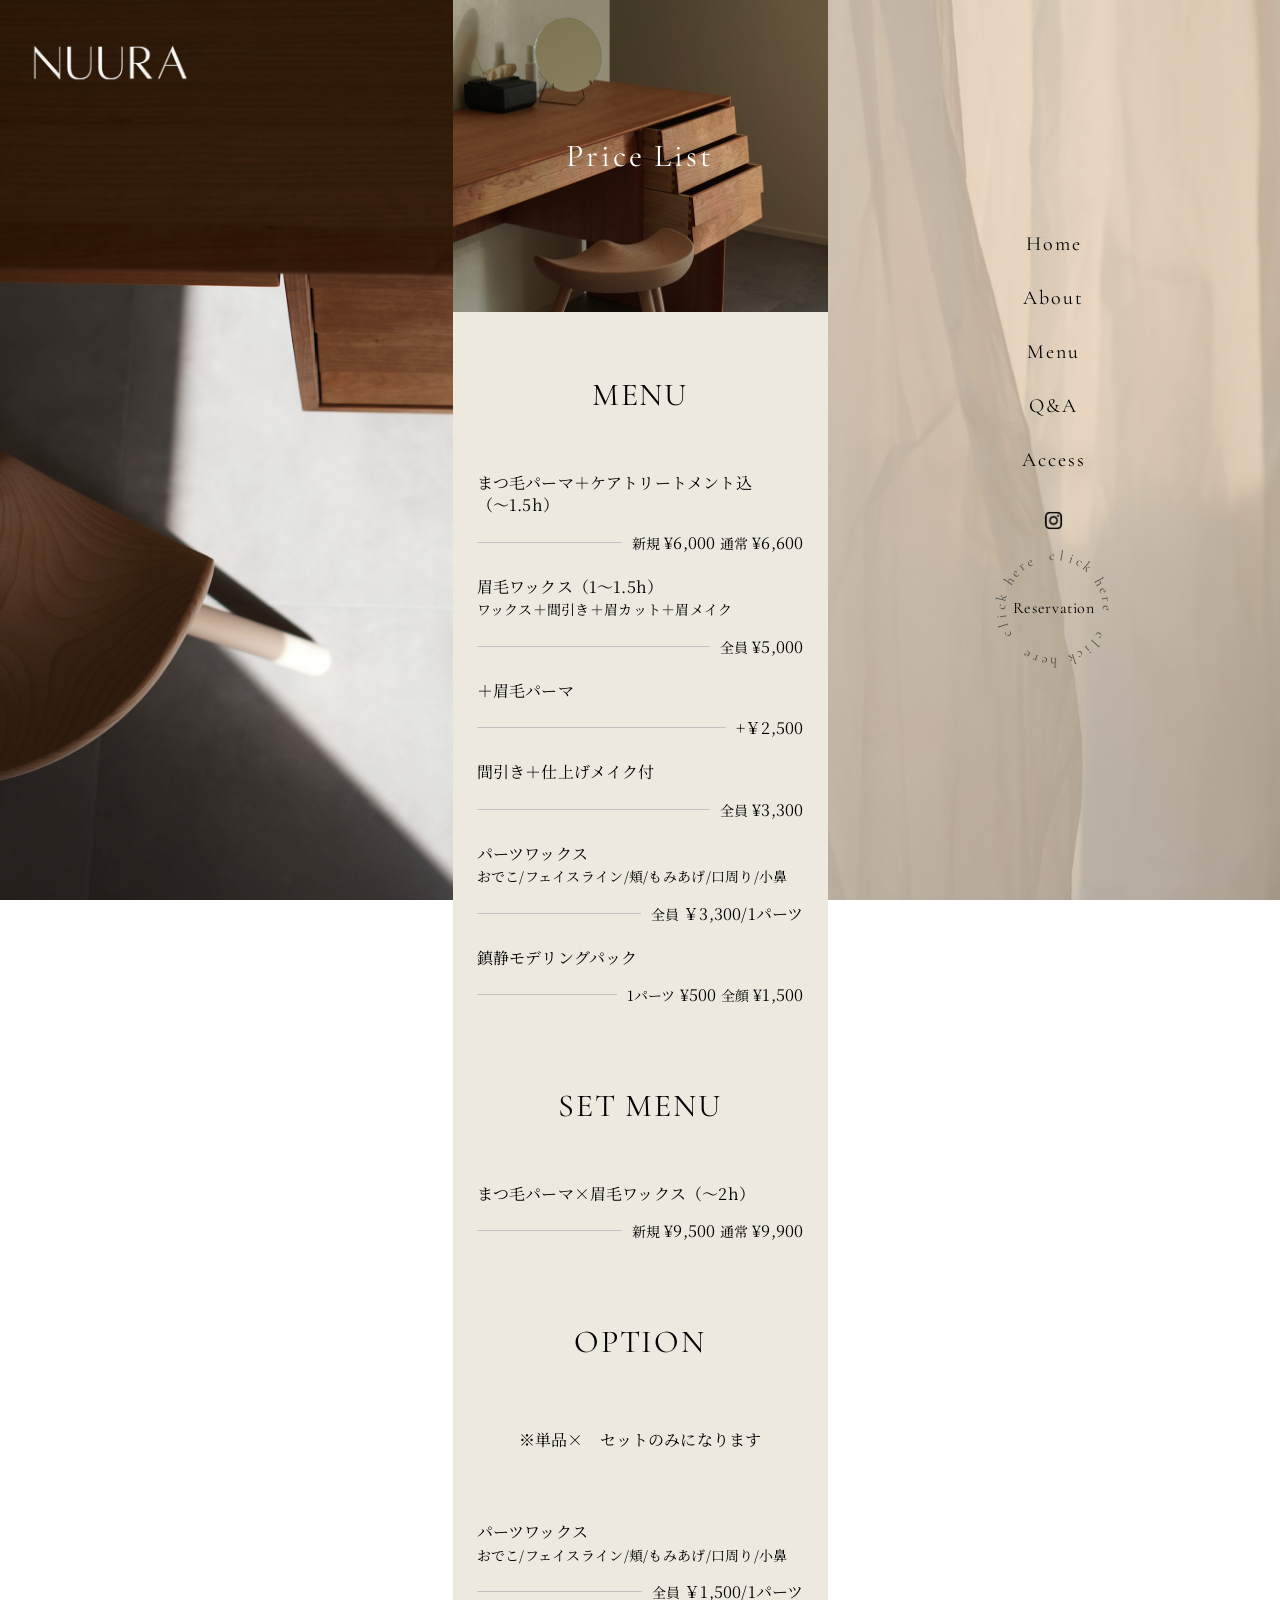
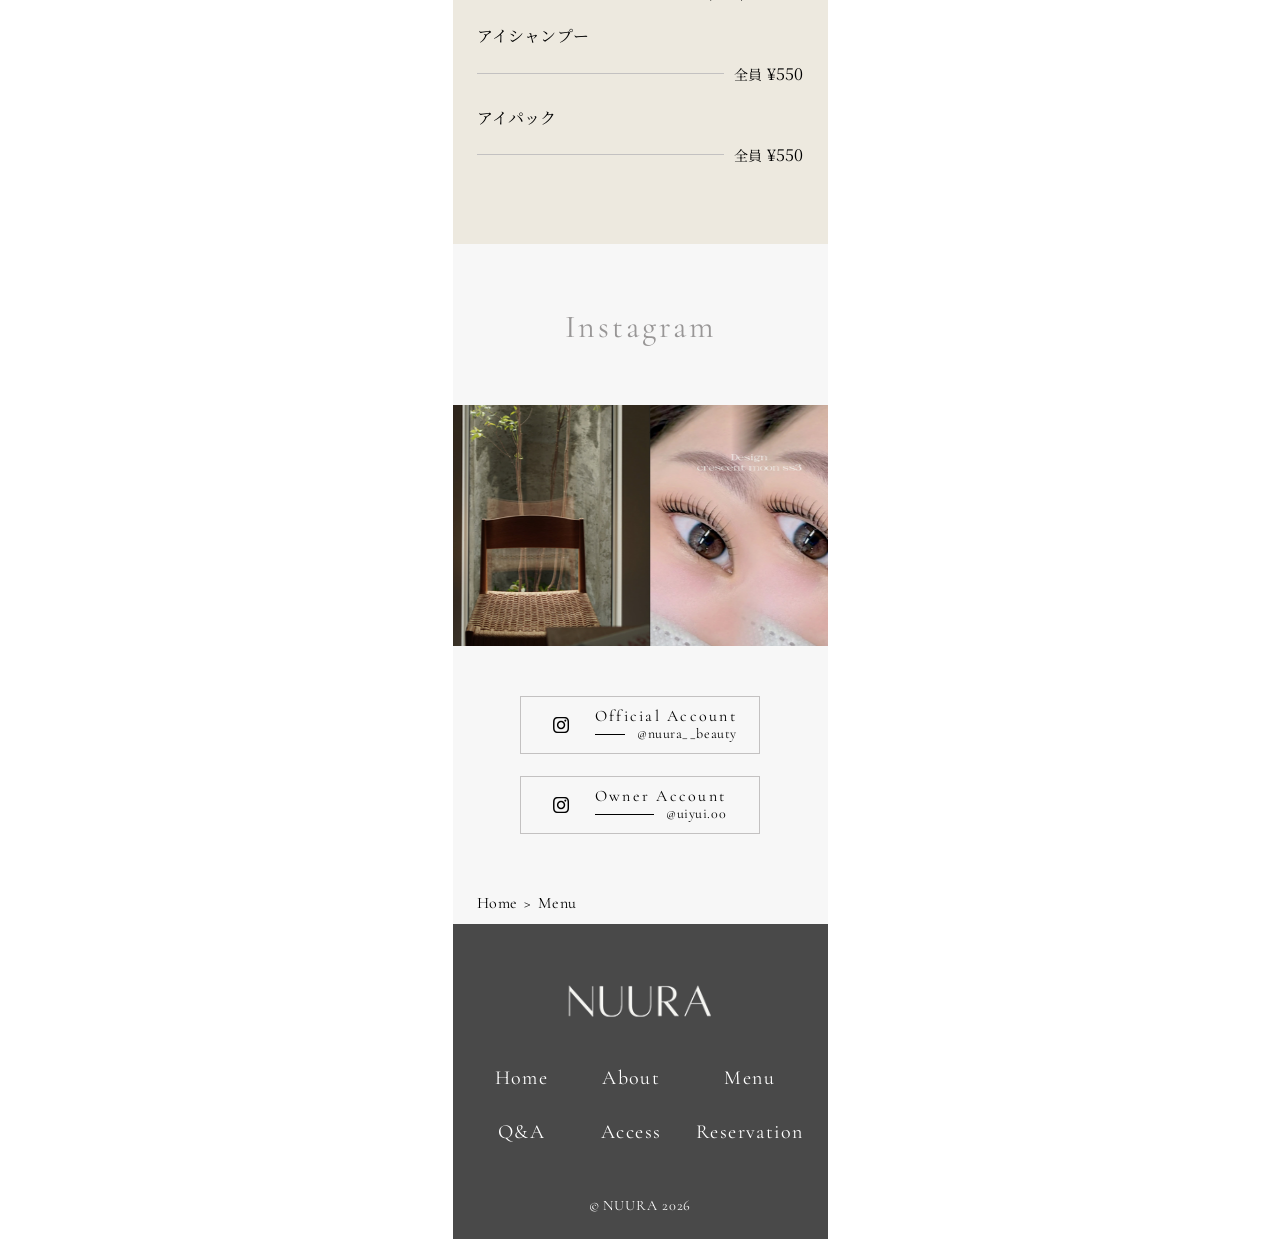
<file: menu.html>
<!DOCTYPE html>
<html lang="ja">
<head>
    <!-- favicon apple-touch-icon -->
    <link rel="shortcut icon" href="assets/images/favicon.ico">
    <link rel="apple-touch-icon" sizes="904×904" href="assets/images/apple-touch-icon.png">
    <link rel="icon" type="image/png" href="assets/images/android-chrome-256x256.png">

    <meta charset="UTF-8">
    <meta name="viewport" content="width=device-width, initial-scale=1.0">
    <meta name="description" content="アイサロンのホームページ">
    <meta name="robots" content="noindex">
    <title>Menu | NUURA</title>

    <!-- web font -->
    <link rel="preconnect" href="https://fonts.googleapis.com">
    <link rel="preconnect" href="https://fonts.gstatic.com" crossorigin>
    <link href="https://fonts.googleapis.com/css2?family=Noto+Serif+JP:wght@200..900&display=swap" rel="stylesheet">
    <!-- css -->
    <link rel="stylesheet" href="assets/css/destyle.css">
    <link rel="stylesheet" href="assets/css/style.css">
</head>
<body>
     <div id="container" class="container">
        <header class="header is-white u-sp-only">
            <h1 class="header__topic">
                <a href="index.html">
                    <img class="header__logo--b" src="assets/images/logo.png" alt="NUURA">
                </a>
            </h1>
            <nav class="nav" id="g-nav">
                <div class="nav__header">
                    <button type="button" class="nav__btn" aria-label="メニューを閉じる">
                        <img src="assets/images/btn-header-close.svg" alt="">
                    </button>
                </div>
                <ul class="nav__list">
                    <li class="nav__item"><a href="index.html">Home</a></li>
                    <li class="nav__item"><a href="about.html">About</a></li>
                    <li class="nav__item"><a href="menu.html">Menu</a></li>
                    <li class="nav__item"><a href="question.html">Q&A</a></li>
                    <li class="nav__item"><a href="access.html">Access</a></li>
                    <li class="nav__item"><a href="reservation.html">Reservation</a></li>
                </ul>
                <a href="https://www.instagram.com/nuura__beauty/" class="nav__insta__btn" target="_blank" rel="noopener noreferrer">
                    <img src="assets/images/btn-insta-w.svg" alt="">
                </a>
            </nav>
            <!-- .header__btn  -->
            <div class="header__list">
                <a href="https://www.instagram.com/nuura__beauty/" class="insta__btn" target="_blank" rel="noopener noreferrer">
                    <img class="insta__btn--b" src="assets/images/btn-insta-b.svg" alt="">
                </a>
                <button type="button" class="header__btn" aria-controls="g-nav" aria-expanded="false" aria-label="メニューを開く">
                    <img class="header__btn--b" src="assets/images/btn-header-menu-b.svg" alt="">
                </button>
            </div>
        </header>

        <div class="fixed-left-pc">
            <a href="index.html" class="fixed-left-pc__logo">
                <img src="assets/images/logo-w.png" alt="NUURA">
            </a>
        </div>

        <div class="fixed-right-pc">
            <nav class="header__nav-pc">
                <ul class="nav__list">
                    <li class="nav__item"><a href="index.html">Home</a></li>
                    <li class="nav__item"><a href="about.html">About</a></li>
                    <li class="nav__item"><a href="menu.html">Menu</a></li>
                    <li class="nav__item"><a href="question.html">Q&A</a></li>
                    <li class="nav__item"><a href="access.html">Access</a></li>
                </ul>
                <a href="https://www.instagram.com/nuura__beauty/" class="nav__insta__btn" target="_blank" rel="noopener noreferrer">
                    <img class="insta__btn--b" src="assets/images/btn-insta-b.svg" alt="">
                </a>
            </nav>
            <div class="reservation-round-btn-wrapper reservation-round-btn-wrapper--pc">
                <a href="reservation.html#reservation-method" class="reservation-round-btn">
                    <div class="reservation-round-arc-text js-arcText"><span>c</span><span>l</span><span>i</span><span>c</span><span>k</span><span> </span><span>h</span><span>e</span><span>r</span><span>e</span><span> </span><span> </span><span>c</span><span>l</span><span>i</span><span>c</span><span>k</span><span> </span><span>h</span><span>e</span><span>r</span><span>e</span><span> </span><span> </span><span>c</span><span>l</span><span>i</span><span>c</span><span>k</span><span> </span><span>h</span><span>e</span><span>r</span><span>e</span><span> </span><span> </span></div>
                    <span class="reservation-round-center-text">Reservation</span>
                </a>
            </div>
        </div>
        <main class="menu">
            <div class="reservation-round-btn-wrapper reservation-round-btn-wrapper--sp">
                <a href="reservation.html#reservation-method" class="reservation-round-btn">
                    <div class="reservation-round-arc-text js-arcText"><span>c</span><span>l</span><span>i</span><span>c</span><span>k</span><span> </span><span>h</span><span>e</span><span>r</span><span>e</span><span> </span><span> </span><span>c</span><span>l</span><span>i</span><span>c</span><span>k</span><span> </span><span>h</span><span>e</span><span>r</span><span>e</span><span> </span><span> </span><span>c</span><span>l</span><span>i</span><span>c</span><span>k</span><span> </span><span>h</span><span>e</span><span>r</span><span>e</span><span> </span><span> </span></div>
                    <span class="reservation-round-center-text">Reservation</span>
                </a>
            </div>
            <figure class="menu-mainImg">
                <picture>
                    <source srcset="assets/images/img_menu-main-sp.jpg" media="(max-width: 767px)" />
                    <img src="assets/images/img_menu-main-sp.jpg" alt="メイン画像" />
                </picture>
                <h1 class="section-title-font-en">
                    Price List
                </h1>
            </figure>
            <section id="menu" class="section section--menu">
                <div class="menu-inner">
                    <div class="menu-container">
                        <h2 class="menu-title">MENU</h2>
                        <ul class="menu-list">
                            <li class="menu-item">
                                <h3 class="menu-text">
                                    まつ毛パーマ＋ケアトリートメント込<br>
                                    （〜1.5h）
                                </h3>
                                <div class="menu-price-item">
                                    <div class="menu-item-line"></div>
                                    <p>
                                        <span class="label">新規</span>
                                        <span class="price">¥6,000</span>
                                        <span class="label">通常</span>
                                        <span class="price">¥6,600</span>
                                    </p>

                                </div>

                            </li>
                            <li class="menu-item">
                                <h3 class="menu-text">
                                    眉毛ワックス（1〜1.5h）<br>
                                    <span>
                                        ワックス＋間引き＋眉カット＋眉メイク
                                    </span>
                                </h3>
                                <div class="menu-price-item">
                                    <div class="menu-item-line"></div>
                                    <p>
                                        <span class="label">全員</span>
                                        <span class="price">¥5,000</span>
                                    </p>
                                </div>
                            </li>
                            <li class="menu-item">
                                <h3 class="menu-text">
                                    ＋眉毛パーマ
                                </h3>
                                <div class="menu-price-item">
                                    <div class="menu-item-line"></div>
                                    <p>
                                        <span class="price">+￥2,500</span>
                                    </p>
                                </div>
                            </li>
                            <li class="menu-item">
                                <h3 class="menu-text">
                                    間引き＋仕上げメイク付
                                </h3>
                                <div class="menu-price-item">
                                    <div class="menu-item-line"></div>
                                    <p>
                                        <span class="label">全員</span>
                                        <span class="price">¥3,300</span>
                                    </p>
                                </div>
                            </li>
                            <li class="menu-item">
                                <h3 class="menu-text">
                                    パーツワックス<br>
                                    <span>
                                        おでこ/フェイスライン/頬/もみあげ/口周り/小鼻
                                    </span>
                                </h3>
                                <div class="menu-price-item">
                                    <div class="menu-item-line"></div>
                                    <p>
                                        <span class="label">全員</span>
                                        <span class="price">￥3,300/1パーツ</span>
                                    </p>
                                </div>
                            </li>
                            <li class="menu-item">
                                <h3 class="menu-text">
                                    鎮静モデリングパック
                                </h3>
                                <div class="menu-price-item">
                                    <div class="menu-item-line"></div>
                                    <p>
                                        <span class="label">1パーツ</span>
                                        <span class="price">¥500</span>
                                        <span class="label">全顔</span>
                                        <span class="price">¥1,500</span>
                                    </p>
                                </div>
                            </li>
                        </ul>
                        <h2 class="menu-title">
                            SET MENU
                        </h2>
                        <ul class="menu-list">
                            <li class="menu-item">
                                <h3 class="menu-text">
                                    まつ毛パーマ×眉毛ワックス（〜2h）
                                </h3>
                                <div class="menu-price-item">
                                    <div class="menu-item-line"></div>
                                    <p>
                                        <span class="label">新規</span>
                                        <span class="price">¥9,500</span>
                                        <span class="label">通常</span>
                                        <span class="price">¥9,900</span>
                                    </p>
                                </div>
                            </li>
                        </ul>
                        <h2 class="menu-title">
                            OPTION
                        </h2>
                        <p class="menu-title-desc">
                            ※単品×　セットのみになります
                        </p>
                        <ul class="menu-list">
                            <li class="menu-item">
                                <h3 class="menu-text">
                                    パーツワックス<br>
                                    <span>
                                        おでこ/フェイスライン/頬/もみあげ/口周り/小鼻
                                    </span>
                                </h3>
                                <div class="menu-price-item">
                                    <div class="menu-item-line"></div>
                                    <p>
                                        <span class="label">全員</span>
                                        <span class="price">￥1,500/1パーツ</span>
                                    </p>
                                </div>
                            </li>
                            <li class="menu-item">
                                <h3 class="menu-text">
                                    アイシャンプー
                                </h3>
                                <div class="menu-price-item">
                                    <div class="menu-item-line"></div>
                                    <p>
                                        <span class="label">全員</span>
                                        <span class="price">¥550</span>
                                    </p>
                                </div>
                            </li>
                            <li class="menu-item">
                                <h3 class="menu-text">
                                    アイパック
                                </h3>
                                <div class="menu-price-item">
                                    <div class="menu-item-line"></div>
                                    <p>
                                        <span class="label">全員</span>
                                        <span class="price">¥550</span>
                                    </p>
                                </div>
                            </li>
                        </ul>
                    </div>
                </div>
            </section>
            <section id="media" class="section section--media">
                <div class="media-inner">
                    <h1 class="section-title-font-en">
                        Instagram
                    </h1>
<div class="slider-wrapper">
  <ul class="slider">
    <li class="slide">
      <img src="assets/images/img-media-01.jpg" alt="media01" />
    </li>
    <li class="slide">
      <img src="assets/images/img-media-02.jpg" alt="media02" />
    </li>
    <li class="slide">
      <img src="assets/images/img-media-03.jpg" alt="media02" />
    </li>
    <li class="slide">
      <img src="assets/images/img-media-04.jpg" alt="media02" />
    </li>
    <li class="slide">
      <img src="assets/images/img-media-05.jpg" alt="media02" />
    </li>
    <li class="slide">
      <img src="assets/images/img-media-06.jpg" alt="media02" />
    </li>
  </ul>
  <ul class="slider">
    <li class="slide">
      <img src="assets/images/img-media-01.jpg" alt="media01" />
    </li>
    <li class="slide">
      <img src="assets/images/img-media-02.jpg" alt="media02" />
    </li>
    <li class="slide">
      <img src="assets/images/img-media-03.jpg" alt="media02" />
    </li>
    <li class="slide">
      <img src="assets/images/img-media-04.jpg" alt="media02" />
    </li>
    <li class="slide">
      <img src="assets/images/img-media-05.jpg" alt="media02" />
    </li>
    <li class="slide">
      <img src="assets/images/img-media-06.jpg" alt="media02" />
    </li>
  </ul>
</div>
                    <!-- <div class="loop-slide">
                        <div class="loop-slide-wrapper">
                            <div class="loop-slide-slide">
                                <figure class="media-img--01">     
                                    <img src="assets/images/img-media-01.jpg" alt="media01" />
                                </figure>
                            </div>
                            <div class="loop-slide-slide">
                                <figure class="media-img--02">     
                                    <img src="assets/images/img-media-02.jpg" alt="media02" />
                                </figure>
                            </div>
                            <div class="loop-slide-slide">
                                <figure class="media-img--03">     
                                    <img src="assets/images/img-media-03.jpg" alt="media02" />
                                </figure>
                            </div>
                            <div class="loop-slide-slide">
                                <figure class="media-img--04">     
                                    <img src="assets/images/img-media-04.jpg" alt="media02" />
                                </figure>
                            </div>
                            <div class="loop-slide-slide">
                                <figure class="media-img--05">     
                                    <img src="assets/images/img-media-05.jpg" alt="media02" />
                                </figure>
                            </div>
                            <div class="loop-slide-slide">
                                <figure class="media-img--06">     
                                    <img src="assets/images/img-media-06.jpg" alt="media02" />
                                </figure>
                            </div>
                        </div>
                    </div> -->
                    <div>
                        <a href="https://www.instagram.com/nuura__beauty/" class="media-info-link" target="_blank" rel="noopener noreferrer">
                            <div class="media-info-btn">
                                <img src="assets/images/btn-insta-b.svg" alt="">
                                <div class="media-info-box">
                                    <p class="media-info-title">Official Account</p>
                                    <div class="media-info-account">
                                        <div class="media-info-account-line"></div>
                                        <p class="media-info-account-name">@nuura__beauty</p>
                                    </div>
                                </div>
                            </div>
                        </a>
                        <a href="https://www.instagram.com/uiyui.00/" class="media-info-link" target="_blank" rel="noopener noreferrer">
                            <div class="media-info-btn-02">
                                <img src="assets/images/btn-insta-b.svg" alt="">
                                <div class="media-info-box">
                                    <p class="media-info-title">Owner Account</p>
                                    <div class="media-info-account">
                                        <div class="media-info-account-line"></div>
                                        <p class="media-info-account-name">@uiyui.00</p>
                                    </div>
                                </div>
                            </div>
                        </a>
                    </div>
                </div>
            </section>
            <p class="breadcrumb">
                <a href="index.html">Home</a>
                <span>Menu</span>
            </p>
        </main>
        <footer class="footer">
            <section class="footer-inner">
                <img src="assets/images/logo-w.png" alt="NUURA">

                <ul class="footer__list">
                    <li class="footer__item"><a href="index.html">Home</a></li>
                    <li class="footer__item"><a href="about.html">About</a></li>
                    <li class="footer__item"><a href="menu.html">Menu</a></li>
                    <li class="footer__item"><a href="question.html">Q&A</a></li>
                    <li class="footer__item"><a href="access.html">Access</a></li>
                    <li class="footer__item"><a href="reservation.html">Reservation</a></li>
                </ul>

                <p class="copy"><small>&copy; NUURA 2026</small></p>
            </section>
        </footer>
    </div>
    <script src="https://code.jquery.com/jquery-3.7.0.min.js" integrity="sha256-2Pmvv0kuTBOenSvLm6bvfBSSHrUJ+3A7x6P5Ebd07/g=" crossorigin="anonymous"></script>
    <script src="assets/js/main.js"></script>   
</body>
</html>
</file>
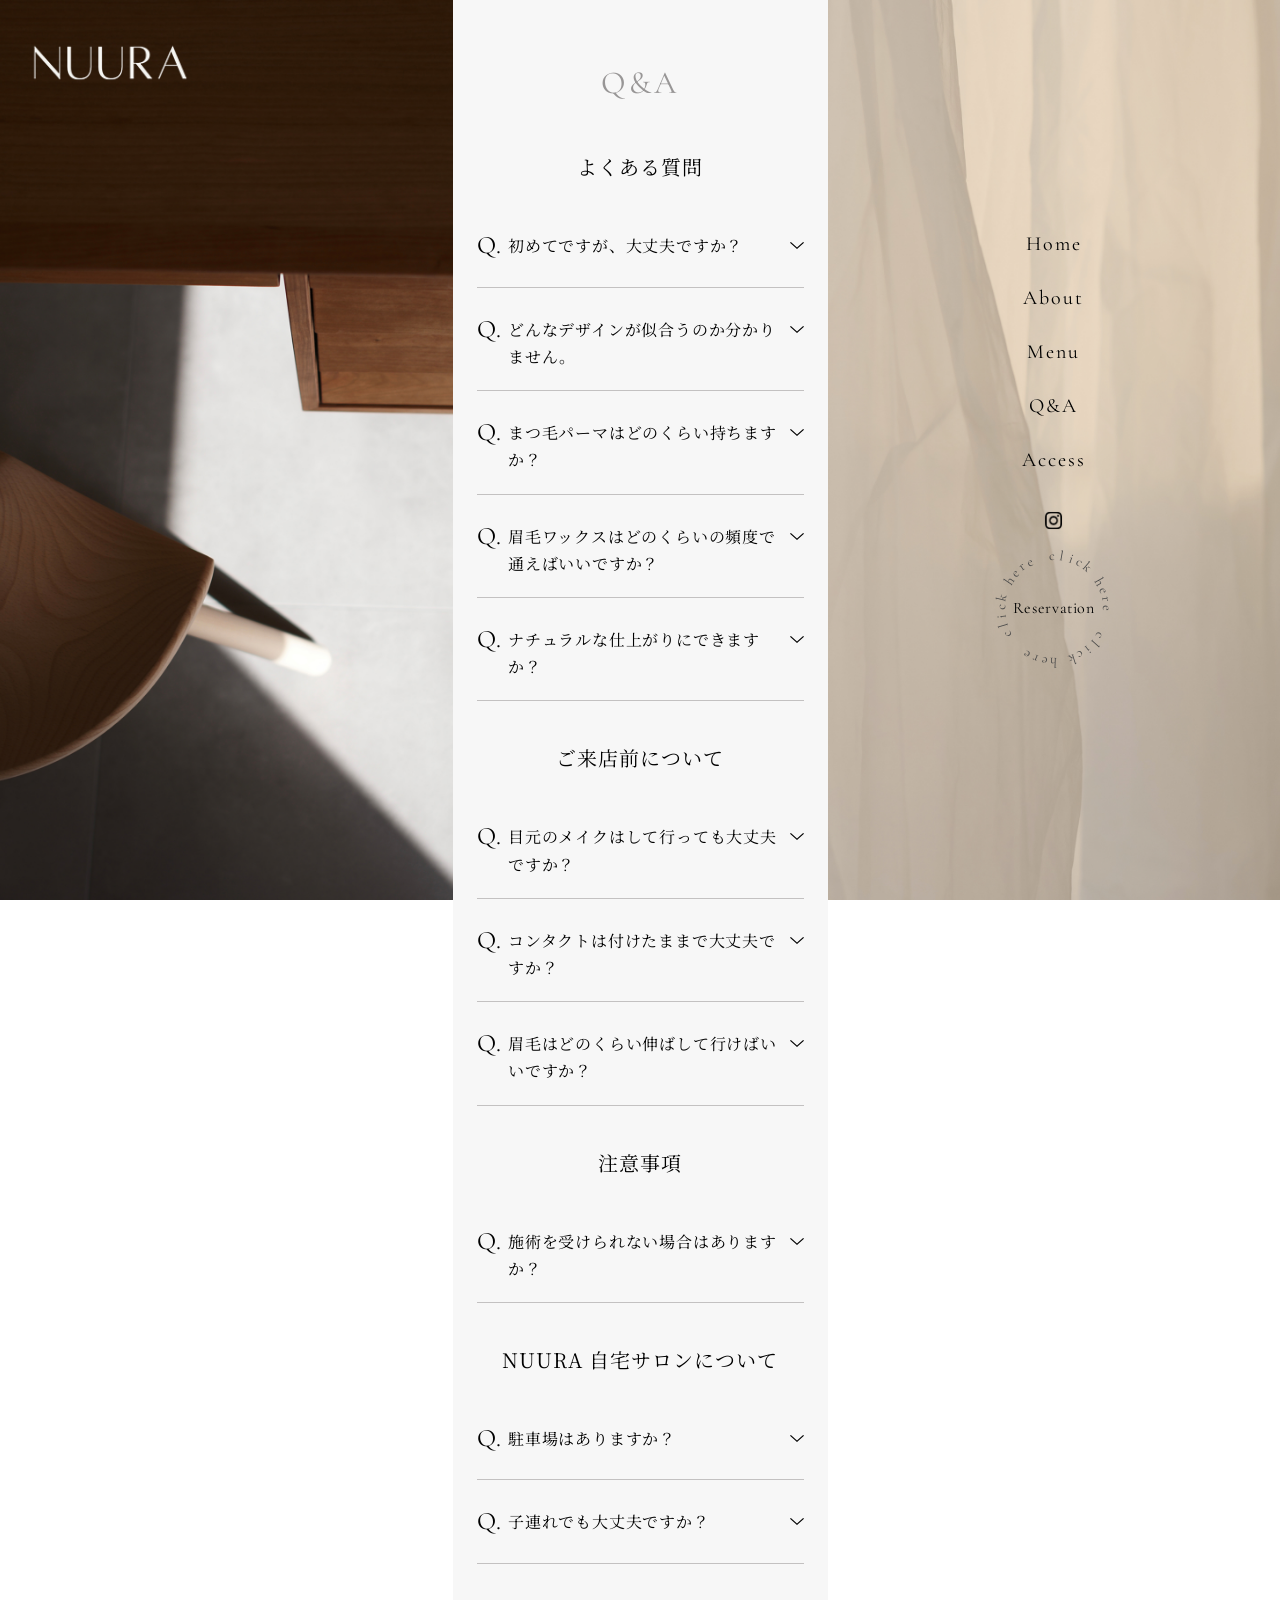
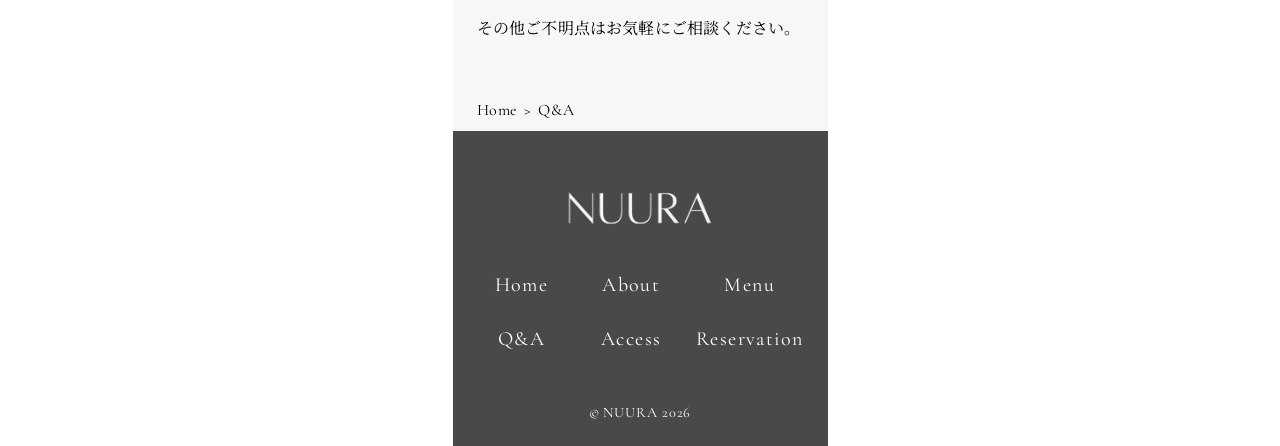
<file: question.html>
<!DOCTYPE html>
<html lang="ja">
<head>
    <!-- favicon apple-touch-icon -->
    <link rel="shortcut icon" href="assets/images/favicon.ico">
    <link rel="apple-touch-icon" sizes="904×904" href="assets/images/apple-touch-icon.png">
    <link rel="icon" type="image/png" href="assets/images/android-chrome-256x256.png">

    <meta charset="UTF-8">
    <meta name="viewport" content="width=device-width, initial-scale=1.0">
    <meta name="description" content="アイサロンのホームページ">
    <meta name="robots" content="noindex">
    <title>Q&A | NUURA</title>

    <!-- web font -->
    <link rel="preconnect" href="https://fonts.googleapis.com">
    <link rel="preconnect" href="https://fonts.gstatic.com" crossorigin>
    <link href="https://fonts.googleapis.com/css2?family=Noto+Serif+JP:wght@200..900&display=swap" rel="stylesheet">
    <!-- css -->
    <link rel="stylesheet" href="assets/css/destyle.css">
    <link rel="stylesheet" href="assets/css/style.css">
</head>
<body>
     <div id="container" class="container">
        <header class="header is-white u-sp-only">
            <h1 class="header__topic">
                <a href="index.html">
                    <img class="header__logo--b" src="assets/images/logo.png" alt="NUURA">
                </a>
            </h1>
            <nav class="nav" id="g-nav">
                <div class="nav__header">
                    <button type="button" class="nav__btn" aria-label="メニューを閉じる">
                        <img src="assets/images/btn-header-close.svg" alt="">
                    </button>
                </div>
                <ul class="nav__list">
                    <li class="nav__item"><a href="index.html">Home</a></li>
                    <li class="nav__item"><a href="about.html">About</a></li>
                    <li class="nav__item"><a href="menu.html">Menu</a></li>
                    <li class="nav__item"><a href="question.html">Q&A</a></li>
                    <li class="nav__item"><a href="access.html">Access</a></li>
                    <li class="nav__item"><a href="reservation.html">Reservation</a></li>
                </ul>
                <a href="https://www.instagram.com/nuura__beauty/" class="nav__insta__btn" target="_blank" rel="noopener noreferrer">
                    <img src="assets/images/btn-insta-w.svg" alt="">
                </a>
            </nav>
            <!-- .header__btn  -->
            <div class="header__list">
                <a href="https://www.instagram.com/nuura__beauty/" class="insta__btn" target="_blank" rel="noopener noreferrer">
                    <img class="insta__btn--b" src="assets/images/btn-insta-b.svg" alt="">
                </a>
                <button type="button" class="header__btn" aria-controls="g-nav" aria-expanded="false" aria-label="メニューを開く">
                    <img class="header__btn--b" src="assets/images/btn-header-menu-b.svg" alt="">
                </button>
            </div>
        </header>

        <div class="fixed-left-pc">
            <a href="index.html" class="fixed-left-pc__logo">
                <img src="assets/images/logo-w.png" alt="NUURA">
            </a>
        </div>

        <div class="fixed-right-pc">
            <nav class="header__nav-pc">
                <ul class="nav__list">
                    <li class="nav__item"><a href="index.html">Home</a></li>
                    <li class="nav__item"><a href="about.html">About</a></li>
                    <li class="nav__item"><a href="menu.html">Menu</a></li>
                    <li class="nav__item"><a href="question.html">Q&A</a></li>
                    <li class="nav__item"><a href="access.html">Access</a></li>
                </ul>
                <a href="https://www.instagram.com/nuura__beauty/" class="nav__insta__btn" target="_blank" rel="noopener noreferrer">
                    <img class="insta__btn--b" src="assets/images/btn-insta-b.svg" alt="">
                </a>
            </nav>
            <div class="reservation-round-btn-wrapper reservation-round-btn-wrapper--pc">
                <a href="reservation.html#reservation-method" class="reservation-round-btn">
                    <div class="reservation-round-arc-text js-arcText"><span>c</span><span>l</span><span>i</span><span>c</span><span>k</span><span> </span><span>h</span><span>e</span><span>r</span><span>e</span><span> </span><span> </span><span>c</span><span>l</span><span>i</span><span>c</span><span>k</span><span> </span><span>h</span><span>e</span><span>r</span><span>e</span><span> </span><span> </span><span>c</span><span>l</span><span>i</span><span>c</span><span>k</span><span> </span><span>h</span><span>e</span><span>r</span><span>e</span><span> </span><span> </span></div>
                    <span class="reservation-round-center-text">Reservation</span>
                </a>
            </div>
        </div>

        <main class="question">
            <section id="question" class="section section--question">
                <div class="reservation-round-btn-wrapper reservation-round-btn-wrapper--sp">
                    <a href="reservation.html#reservation-method" class="reservation-round-btn">
                        <div class="reservation-round-arc-text js-arcText"><span>c</span><span>l</span><span>i</span><span>c</span><span>k</span><span> </span><span>h</span><span>e</span><span>r</span><span>e</span><span> </span><span> </span><span>c</span><span>l</span><span>i</span><span>c</span><span>k</span><span> </span><span>h</span><span>e</span><span>r</span><span>e</span><span> </span><span> </span><span>c</span><span>l</span><span>i</span><span>c</span><span>k</span><span> </span><span>h</span><span>e</span><span>r</span><span>e</span><span> </span><span> </span></div>
                        <span class="reservation-round-center-text">Reservation</span>
                    </a>
                </div>
                <div class="question-inner">
                    <h1 class="section-title-font-en">
                        Q&A
                    </h1>
                    <div class="question-container">
                        <h2 class="question-title">
                            よくある質問
                        </h2>
                        <div class="question-item">
                            <div class="question-q">
                                <p class="question-mark">Q.</p>
                                <h3 class="question-q-txt">
                                    初めてですが、大丈夫ですか？
                                </h3>
                                <img src="assets/images/v-btn-more.svg" alt="">
                            </div>       
                            <div class="question-a">
                                <p class="question-mark">A.</p>
                                <p class="question-a-txt">
                                    もちろん大丈夫です。<br>
                                    丁寧にカウンセリングを行い、お目元やお顔のバランスに合わせてご提案させていただきますので、安心してご来店ください。
                                </p>
                            </div>
                            <div class="question-item-line"></div>
                        </div>

                        <div class="question-item">
                            <div class="question-q">
                                <p class="question-mark">Q.</p>
                                <h3 class="question-q-txt">
                                    どんなデザインが似合うのか分かりません。
                                </h3>
                                <img src="assets/images/v-btn-more.svg" alt="">
                            </div>
                            <div class="question-a">
                                <p class="question-mark">A.</p>
                                <p class="question-a-txt">
                                    お任せいただく方も多いです。<br>
                                    骨格や雰囲気、普段のメイクやライフスタイルに合わせて、“その人らしさ”を大切にデザインをご提案いたします。
                                </p>
                            </div>
                            <div class="question-item-line"></div>
                        </div>

                        <div class="question-item">
                            <div class="question-q">
                                <p class="question-mark">Q.</p>
                                <h3 class="question-q-txt">
                                    まつ毛パーマはどのくらい持ちますか？
                                </h3>
                                <img src="assets/images/v-btn-more.svg" alt="">
                            </div>
                            <div class="question-a">
                                <p class="question-mark">A.</p>
                                <p class="question-a-txt">
                                    個人差はありますが、約4〜6週間ほど持続します。
                                </p>
                            </div>
                            <div class="question-item-line"></div>
                        </div>

                        <div class="question-item">
                            <div class="question-q">
                                <p class="question-mark">Q.</p>
                                <h3 class="question-q-txt">
                                    眉毛ワックスはどのくらいの頻度で通えばいいですか？
                                </h3>
                                <img src="assets/images/v-btn-more.svg" alt="">
                            </div>
                            <div class="question-a">
                                <p class="question-mark">A.</p>
                                <p class="question-a-txt">
                                    3〜4週間に1回のペースがおすすめです。<br>
                                    継続することで形が整いやすくなります。
                                </p>
                            </div>
                            <div class="question-item-line"></div>
                        </div>

                        <div class="question-item">
                            <div class="question-q">
                                <p class="question-mark">Q.</p>
                                <h3 class="question-q-txt">
                                    ナチュラルな仕上がりにできますか？
                                </h3>
                                <img src="assets/images/v-btn-more.svg" alt="">
                            </div>
                            <div class="question-a">
                                <p class="question-mark">A.</p>
                                <p class="question-a-txt">
                                    NUURAでは、“やりすぎない自然な美しさ”を大切にしています。<br>
                                    しっかり変化を感じながらも、お顔に馴染むデザインをご提案しています。
                                </p>
                            </div>
                            <div class="question-item-line"></div>
                        </div>
                    </div>

                    <div class="question-container">
                        <h2 class="question-title">
                            ご来店前について
                        </h2>
                        <div class="question-item">
                            <div class="question-q">
                                <p class="question-mark">Q.</p>
                                <h3 class="question-q-txt">
                                    目元のメイクはして行っても大丈夫ですか？
                                </h3>
                                <img src="assets/images/v-btn-more.svg" alt="">
                            </div>
                            <div class="question-a">
                                <p class="question-mark">A.</p>
                                <p class="question-a-txt">
                                    眉毛メイクのみ可能です。<br>
                                    アイメイクは、マスカラ、アイラインはお控え下さい。
                                </p>
                            </div>
                            <div class="question-item-line"></div>
                        </div>

                        <div class="question-item">
                            <div class="question-q">
                                <p class="question-mark">Q.</p>
                                <h3 class="question-q-txt">
                                    コンタクトは付けたままで大丈夫ですか？
                                </h3>
                                <img src="assets/images/v-btn-more.svg" alt="">
                            </div>
                            <div class="question-a">
                                <p class="question-mark">A.</p>
                                <p class="question-a-txt">
                                    ハードレンズの場合は外して頂きいていますので、ケースのご持参をお願いいたします。 ソフトコンタクトは基本的に可能ですが、気になる方はケースのご持参をおすすめしています。
                                </p>
                            </div>
                            <div class="question-item-line"></div>
                        </div>

                        <div class="question-item">
                            <div class="question-q">
                                <p class="question-mark">Q.</p>
                                <h3 class="question-q-txt">
                                    眉毛はどのくらい伸ばして行けばいいですか？
                                </h3>
                                <img src="assets/images/v-btn-more.svg" alt="">
                            </div>
                            <div class="question-a">
                                <p class="question-mark">A.</p>
                                <p class="question-a-txt">
                                    できるだけ、伸ばせるまで伸ばした状態でご来店いただくと、仕上がりがより綺麗になります。
                                </p>
                            </div>
                            <div class="question-item-line"></div>
                        </div>
                    </div>

                    <div class="question-container">
                        <h2 class="question-title">
                            注意事項
                        </h2>
                        <div class="question-item">
                            <div class="question-q">
                                <p class="question-mark">Q.</p>
                                <h3 class="question-q-txt">
                                    施術を受けられない場合はありますか？
                                </h3>
                                <img src="assets/images/v-btn-more.svg" alt="">
                            </div>
                            <div class="question-a">
                                <p class="question-mark">A.</p>
                                <p class="question-a-txt">
                                    目元に炎症やトラブルがある場合は、施術をお控えいただくことがあります。気になる点があれば事前にご相談ください。
                                </p>
                            </div>
                            <div class="question-item-line"></div>
                        </div>
                    </div>

                    <div class="question-container">
                        <h2 class="question-title">
                            NUURA 自宅サロンについて
                        </h2>
                        <div class="question-item">
                            <div class="question-q">
                                <p class="question-mark">Q.</p>
                                <h3 class="question-q-txt">
                                    駐車場はありますか？
                                </h3>
                                <img src="assets/images/v-btn-more.svg" alt="">
                            </div>
                            <div class="question-a">
                                <p class="question-mark">A.</p>
                                <p class="question-a-txt">
                                    ございます。建物前の砂利スペースはどこに停めて頂いても大丈夫です。
                                </p>
                            </div>
                            <div class="question-item-line"></div>
                        </div>

                        <div class="question-item">
                            <div class="question-q">
                                <p class="question-mark">Q.</p>
                                <h3 class="question-q-txt">
                                    子連れでも大丈夫ですか？
                                </h3>
                                <img src="assets/images/v-btn-more.svg" alt="">
                            </div>
                            <div class="question-a">
                                <p class="question-mark">A.</p>
                                <p class="question-a-txt">
                                    お子様連れ可能です。事前にご相談ください。
                                </p>
                            </div>
                            <div class="question-item-line"></div>
                        </div>
                    </div>

                    <p class="question-container-lead">
                        その他ご不明点はお気軽にご相談ください。
                    </p>
                </div>
            </section>
            <p class="breadcrumb">
                <a href="index.html">Home</a>
                <span>Q&A</span>
            </p>
        </main>
        <footer class="footer">
            <section class="footer-inner">
                <img src="assets/images/logo-w.png" alt="NUURA">

                <ul class="footer__list">
                    <li class="footer__item"><a href="index.html">Home</a></li>
                    <li class="footer__item"><a href="about.html">About</a></li>
                    <li class="footer__item"><a href="menu.html">Menu</a></li>
                    <li class="footer__item"><a href="question.html">Q&A</a></li>
                    <li class="footer__item"><a href="access.html">Access</a></li>
                    <li class="footer__item"><a href="reservation.html">Reservation</a></li>
                </ul>

                <p class="copy"><small>&copy; NUURA 2026</small></p>
            </section>
        </footer>
    </div>
    <script src="https://code.jquery.com/jquery-3.7.0.min.js" integrity="sha256-2Pmvv0kuTBOenSvLm6bvfBSSHrUJ+3A7x6P5Ebd07/g=" crossorigin="anonymous"></script>
    <script src="assets/js/main.js"></script>   
</body>
</html>
</file>
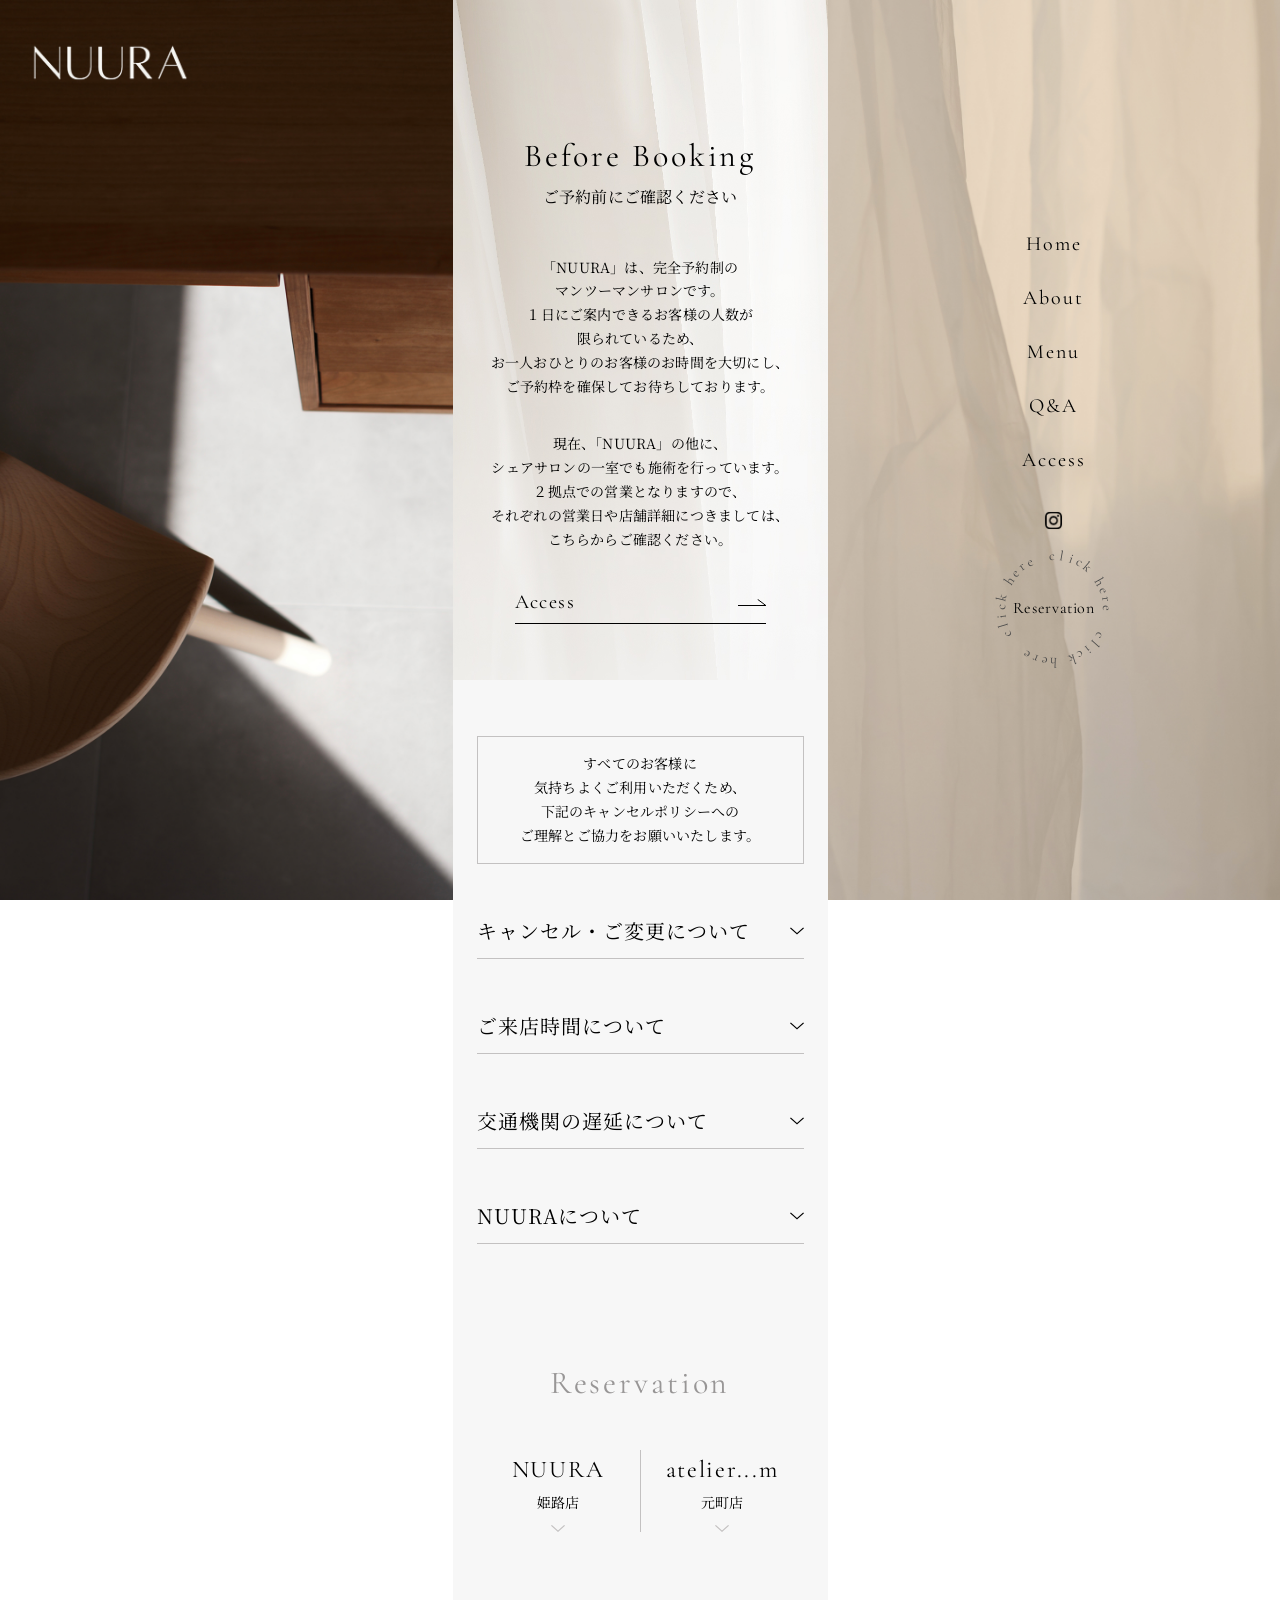
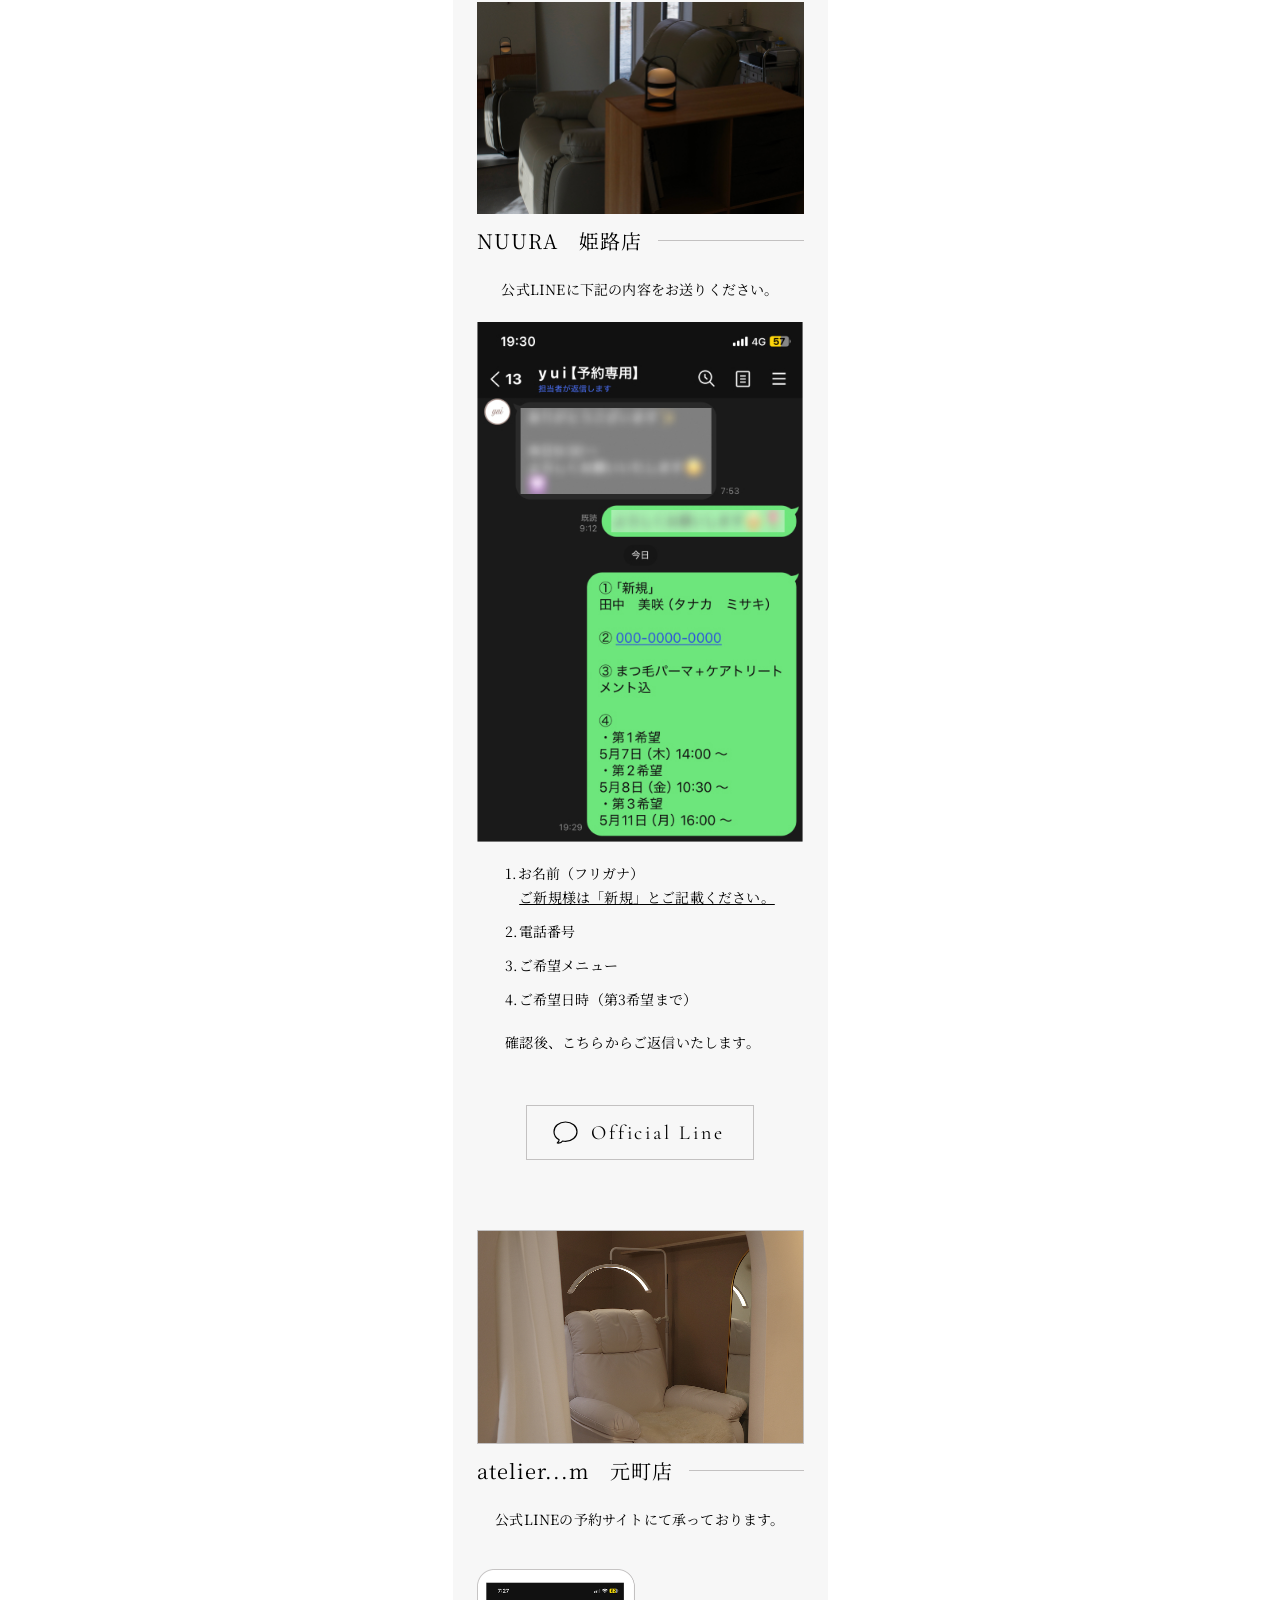
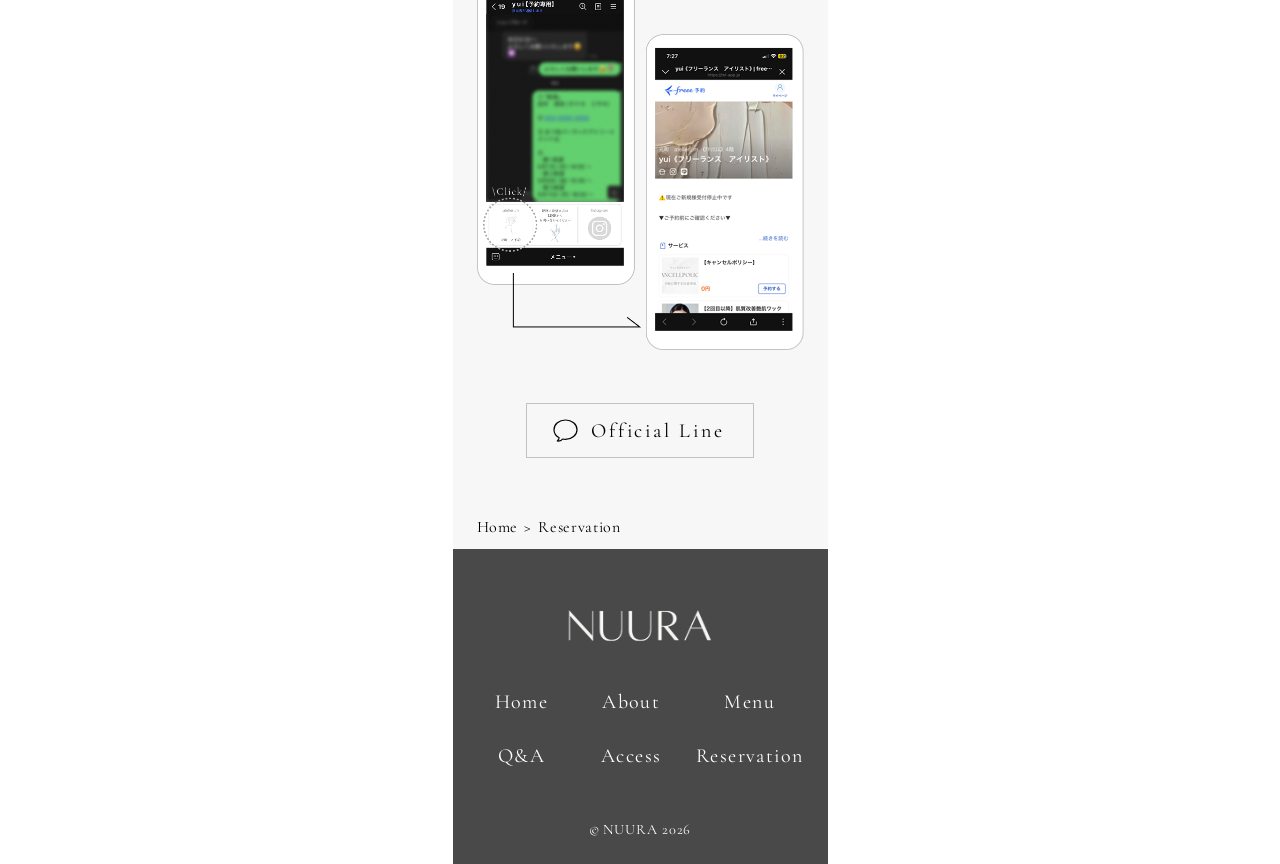
<file: reservation.html>
<!DOCTYPE html>
<html lang="ja">
<head>
    <!-- favicon apple-touch-icon -->
    <link rel="shortcut icon" href="assets/images/favicon.ico">
    <link rel="apple-touch-icon" sizes="904×904" href="assets/images/apple-touch-icon.png">
    <link rel="icon" type="image/png" href="assets/images/android-chrome-256x256.png">

    <meta charset="UTF-8">
    <meta name="viewport" content="width=device-width, initial-scale=1.0">
    <meta name="description" content="アイサロンのホームページ">
    <meta name="robots" content="noindex">
    <title>Reservation | NUURA</title>

    <!-- web font -->
    <link rel="preconnect" href="https://fonts.googleapis.com">
    <link rel="preconnect" href="https://fonts.gstatic.com" crossorigin>
    <link href="https://fonts.googleapis.com/css2?family=Noto+Serif+JP:wght@200..900&display=swap" rel="stylesheet">
    <!-- css -->
    <link rel="stylesheet" href="assets/css/destyle.css">
    <link rel="stylesheet" href="assets/css/style.css">
</head>
<body>
    <div id="container" class="container">
        <header class="header is-white  is-transparent u-sp-only">
            <h1 class="header__topic">
                <a href="index.html">
                    <img class="header__logo--b" src="assets/images/logo.png" alt="NUURA">
                </a>
            </h1>
            <nav class="nav" id="g-nav">
                <div class="nav__header">
                    <button type="button" class="nav__btn" aria-label="メニューを閉じる">
                        <img src="assets/images/btn-header-close.svg" alt="">
                    </button>
                </div>
                <ul class="nav__list">
                    <li class="nav__item"><a href="index.html">Home</a></li>
                    <li class="nav__item"><a href="about.html">About</a></li>
                    <li class="nav__item"><a href="menu.html">Menu</a></li>
                    <li class="nav__item"><a href="question.html">Q&A</a></li>
                    <li class="nav__item"><a href="access.html">Access</a></li>
                    <li class="nav__item"><a href="reservation.html">Reservation</a></li>
                </ul>
                <a href="https://www.instagram.com/nuura__beauty/" class="nav__insta__btn" target="_blank" rel="noopener noreferrer">
                    <img src="assets/images/btn-insta-w.svg" alt="">
                </a>
            </nav>
            <!-- .header__btn  -->
            <div class="header__list">
                <a href="https://www.instagram.com/nuura__beauty/" class="insta__btn" target="_blank" rel="noopener noreferrer">
                    <img class="insta__btn--b" src="assets/images/btn-insta-b.svg" alt="">
                </a>
                <button type="button" class="header__btn" aria-controls="g-nav" aria-expanded="false" aria-label="メニューを開く">
                    <img class="header__btn--b" src="assets/images/btn-header-menu-b.svg" alt="">
                </button>
            </div>
        </header>

        <div class="fixed-left-pc">
            <a href="index.html" class="fixed-left-pc__logo">
                <img src="assets/images/logo-w.png" alt="NUURA">
            </a>
        </div>

        <div class="fixed-right-pc">
            <nav class="header__nav-pc">
                <ul class="nav__list">
                    <li class="nav__item"><a href="index.html">Home</a></li>
                    <li class="nav__item"><a href="about.html">About</a></li>
                    <li class="nav__item"><a href="menu.html">Menu</a></li>
                    <li class="nav__item"><a href="question.html">Q&A</a></li>
                    <li class="nav__item"><a href="access.html">Access</a></li>
                </ul>
                <a href="https://www.instagram.com/nuura__beauty/" class="nav__insta__btn" target="_blank" rel="noopener noreferrer">
                    <img class="insta__btn--b" src="assets/images/btn-insta-b.svg" alt="">
                </a>
            </nav>
            <div class="reservation-round-btn-wrapper reservation-round-btn-wrapper--pc">
                <a href="reservation.html#reservation-method" class="reservation-round-btn">
                    <div class="reservation-round-arc-text js-arcText"><span>c</span><span>l</span><span>i</span><span>c</span><span>k</span><span> </span><span>h</span><span>e</span><span>r</span><span>e</span><span> </span><span> </span><span>c</span><span>l</span><span>i</span><span>c</span><span>k</span><span> </span><span>h</span><span>e</span><span>r</span><span>e</span><span> </span><span> </span><span>c</span><span>l</span><span>i</span><span>c</span><span>k</span><span> </span><span>h</span><span>e</span><span>r</span><span>e</span><span> </span><span> </span></div>
                    <span class="reservation-round-center-text">Reservation</span>
                </a>
            </div>
        </div>
        
        <main class="reservation">
            <!-- 予約前の確認セクション -->
            <section id="reservation-policy" class="section section--reservation-fv">
                <div class="reservation-round-btn-wrapper reservation-round-btn-wrapper--sp">
                    <a href="reservation.html#reservation-method" class="reservation-round-btn">
                        <div class="reservation-round-arc-text js-arcText"><span>c</span><span>l</span><span>i</span><span>c</span><span>k</span><span> </span><span>h</span><span>e</span><span>r</span><span>e</span><span> </span><span> </span><span>c</span><span>l</span><span>i</span><span>c</span><span>k</span><span> </span><span>h</span><span>e</span><span>r</span><span>e</span><span> </span><span> </span><span>c</span><span>l</span><span>i</span><span>c</span><span>k</span><span> </span><span>h</span><span>e</span><span>r</span><span>e</span><span> </span><span> </span></div>
                        <span class="reservation-round-center-text">Reservation</span>
                    </a>
                </div>
                <div class="reservation-fv-inner">
                    <div class="reservation-title">
                        <h1 class="section-title-font-en">Before Booking</h1>
                        <p>ご予約前にご確認ください</p>
                    </div>
                    <div class="reservation-fv-box">
                        <p class="reservation-fv-text">
                            「NUURA」は、完全予約制の<br>
                            マンツーマンサロンです。<br>
                            １日にご案内できるお客様の人数が<br>
                            限られているため、<br>
                            お一人おひとりのお客様のお時間を大切にし、<br>
                            ご予約枠を確保してお待ちしております。
                        </p>
                        <p class="reservation-fv-text">
                            現在、「NUURA」の他に、<br>
                            シェアサロンの一室でも施術を行っています。<br>
                            ２拠点での営業となりますので、<br>
                            それぞれの営業日や店舗詳細につきましては、<br>
                            こちらからご確認ください。
                        </p>
                        <div class="resevation-fv-button">
                            <a href="access.html" class="c-btn-more">
                                <span>Access</span>
                                <img src="assets/images/btn-more.svg" alt="">
                            </a>
                        </div>

                    </div>
            </section>

            <section id="reservation-policy" class="section section--reservation-policy">
                <div class="reservation-policy-inner">
                    
                    <div class="reservation-policy-lead">
                        <p class="reservation-policy-text">
                            すべてのお客様に<br>
                            気持ちよくご利用いただくため、<br>
                            下記のキャンセルポリシーへの<br>
                            ご理解とご協力をお願いいたします。<br>
                        </p>
                    </div>

                    <div class="reservation-policy-item">
                        <div class="reservation-policy-q-wrap">
                            <div class="reservation-policy-box">
                                <h2 class="reservation-policy-q">キャンセル・ご変更について</h2>
                                <img src="assets/images/v-btn-more.svg" alt="">
                            </div>
                            <div class="reservation-policy-line"></div>
                        </div>
                        <div class="reservation-policy-a">
                            <p>
                               ご予約のキャンセル・日時変更は
                               <span>前日までに</span>
                               公式LINEにてご連絡をお願いいたします。 
                            </p>
                            <p>
                                当日のキャンセル・変更につきましては下記のキャンセル料を頂戴しております。
                            </p>
                            <p>
                                ・当日のキャンセル/日時変更<br>
                                　施術料金の50%
                            </p>
                            <p>
                                ・無断キャンセル<br>
                                　施術料金の100%
                            </p>
                            <p>
                                キャンセル料は、次回来店時、またはお振込みにてお支払いをお願いしております。
                            </p>
                            <p>
                                なお、当日キャンセル・遅刻・無断キャンセルが複数回続く場合は、今後のご予約をお断りさせていただく場合がございます。
                            </p>
                        </div>
                    </div>

                    
                    <div class="reservation-policy-item">
                        <div class="reservation-policy-q-wrap">
                            <div class="reservation-policy-box">
                                <h2 class="reservation-policy-q">ご来店時間について</h2>
                                <img src="assets/images/v-btn-more.svg" alt="">
                            </div>
                            <div class="reservation-policy-line"></div>
                        </div>
                        <div class="reservation-policy-a">
                            <p>
                                マンツーマンでの施術となるため、お客様同士が重ならないようご予約時間〈5分前〜ちょうど〉のご来店にご協力をお願いいたします。
                                <span>10分以上早いご来店はご遠慮ください。</span>
                            </p>
                            <p>
                                ご予約時間に遅れる場合は、分かり次第お早めにLINEにてご連絡ををお願いいたします。<br>
                                ご予約時間を過ぎてのご来店の場合、次のお客様のご予約状況により
                            </p>
                            <p>
                                ・施術時間の短縮<br>
                                ・メニュー内容の変更<br>
                                ・施術をお断りする場合
                            </p>
                            <p>がございます。</p>
                            <p>
                                また、10分を超えてもご来店がない場合やご連絡がない場合は、キャンセル扱いとさせていただく場合がございます。
                            </p>
                            <p>
                                なお、施術時間を短縮した場合でもご予約時のメニュー料金を頂戴いたします。
                            </p>
                        </div>
                    </div>
                    
                    <div class="reservation-policy-item">
                        <div class="reservation-policy-q-wrap">
                            <div class="reservation-policy-box">
                                <h2 class="reservation-policy-q">交通機関の遅延について</h2>
                                <img src="assets/images/v-btn-more.svg" alt="">
                            </div>
                            <div class="reservation-policy-line"></div>
                        </div>
                        <div class="reservation-policy-a">
                            <p>
                                悪天候などにより、交通機関の遅延・運休が発生した場合は、その旨をLINEにてご連絡ください。
                            </p>
                            <p>
                                状況を考慮し、柔軟に対応させていただきます。                            
                            </p>
                        </div>
                    </div>

                    <div class="reservation-policy-item">
                        <div class="reservation-policy-q-wrap">
                            <div class="reservation-policy-box">
                                <h2 class="reservation-policy-q"> NUURAについて</h2>
                                <img src="assets/images/v-btn-more.svg" alt="">
                            </div>
                            <div class="reservation-policy-line"></div>
                        </div>
                        <div class="reservation-policy-a">
                            <p>
                                NUURAは、自宅サロンのため詳しい住所はご予約確定後にお伝えさせていただきます。                                              
                            </p>
                        </div>
                    </div>
                </div>
            </section>

            <!-- 予約方法セクション -->
            <section id="reservation-method" class="section section--reservation-method">
                <div class="reservation-method-inner">
                    <h2 class="section-title-font-en">
                        Reservation
                    </h2>
                    <div class="reservation-method-btn-box">
                        <a href="reservation.html#himeji" class="c-btn-resevertion-himeji">
                            <span class="reservation-shopname">NUURA</span>
                            <span class="reservation-shopname-jp">姫路店</span>
                            <img src="assets/images/v-btn-more-gray.svg" alt="">
                        </a>
                        <div class="reservation-method-btn-box-line"></div>
                        <a href="reservation.html#motomachi" class="c-btn-reservation-motomachi">
                            <span class="reservation-shopname">atelier...m</span>
                            <span class="reservation-shopname-jp">元町店</span>
                            <img src="assets/images/v-btn-more-gray.svg" alt="">
                        </a>
                    </div>
                    <div class="reservation-method-container">
                        <div class="reservation-method-box" id="himeji">
                            <img src="assets/images/img-reservation-himeji.jpg" alt="">

                            <div class="reservation-method-title">
                                <h3 class="reservation-method-shop">NUURA　姫路店</h3>
                                <div class="reservation-method-shop-line"></div>
                            </div>

                            <div class="reservation-method-desc-box">
                                <p>
                                    公式LINEに下記の内容をお送りください。
                                </p>
                                <img src="assets/images/img-reservation-method.jpg" alt="">
                                <div class="reservation-method-text-box">
                                    <p>1.お名前（フリガナ）<br>
                                        <span class="border-black">ご新規様は「新規」とご記載ください。</span><br>
                                    </p>
                                    <p>2.電話番号</p>
                                    <p>3.ご希望メニュー</p>
                                    <p>4.ご希望日時（第3希望まで）</p>
                                    <p class="reservation-method-notice">確認後、こちらからご返信いたします。</p>
                                </div>
                            </div>
                            <a href="https://lin.ee/Ymrm2i0" class="reservation-method-link">
                                <img src="assets/images/btn-line.svg" alt="">
                                <span>Official Line</span>
                            </a>
                        </div>

                    <div class="reservation-method-box" id="motomachi">
                        <img src="assets/images/img-reservation-motomachi.jpg" alt="">

                        <div class="reservation-method-title">
                            <h3 class="reservation-method-shop">atelier...m　元町店</h3>
                            <div class="reservation-method-shop-line"></div>
                        </div>
                        <p class="reservation-method-desc">
                            公式LINEの予約サイトにて承っております。
                        </p>
                        <img  class="reservation-method-img" src="assets/images/img-reservation-method-motomachi.png" alt="">
                        <a href="https://lin.ee/Ymrm2i0" class="reservation-method-link">
                            <img src="assets/images/btn-line.svg" alt="">
                            <span>Official Line</span>
                        </a>
                    </div>
                    </div>
                </div>
            </section>
            <p class="breadcrumb">
                <a href="index.html">Home</a>
                <span>Reservation</span>
            </p>
        </main>
        <footer class="footer">
            <section class="footer-inner">
                <img src="assets/images/logo-w.png" alt="NUURA">

                <ul class="footer__list">
                    <li class="footer__item"><a href="index.html">Home</a></li>
                    <li class="footer__item"><a href="about.html">About</a></li>
                    <li class="footer__item"><a href="menu.html">Menu</a></li>
                    <li class="footer__item"><a href="question.html">Q&A</a></li>
                    <li class="footer__item"><a href="access.html">Access</a></li>
                    <li class="footer__item"><a href="reservation.html">Reservation</a></li>
                </ul>

                <p class="copy"><small>&copy; NUURA 2026</small></p>
            </section>
        </footer>
    </div>
     <script src="https://code.jquery.com/jquery-3.7.0.min.js" integrity="sha256-2Pmvv0kuTBOenSvLm6bvfBSSHrUJ+3A7x6P5Ebd07/g=" crossorigin="anonymous"></script>
    <script src="assets/js/main.js"></script>   
</body>
</html>
</file>
<file: assets/css/destyle.css>
/*! destyle.css v4.0.0 | MIT License | https://github.com/nicolas-cusan/destyle.css */

/* Reset box-model and set borders */
/* ============================================ */

*,
::before,
::after {
  box-sizing: border-box;
  border-style: solid;
  border-width: 0;
}

/* Document */
/* ============================================ */

/**
 * 1. Correct the line height in all browsers.
 * 2. Prevent adjustments of font size after orientation changes in iOS.
 * 3. Remove gray overlay on links for iOS.
 */

html {
  line-height: 1.15; /* 1 */
  -webkit-text-size-adjust: 100%; /* 2 */
  -webkit-tap-highlight-color: transparent; /* 3*/
}

/* Sections */
/* ============================================ */

/**
 * Remove the margin in all browsers.
 */

body {
  margin: 0;
}

/**
 * Render the `main` element consistently in IE.
 */

main {
  display: block;
}

/* Vertical rhythm */
/* ============================================ */

p,
table,
blockquote,
address,
pre,
iframe,
form,
figure,
dl {
  margin: 0;
}

/* Headings */
/* ============================================ */

h1,
h2,
h3,
h4,
h5,
h6 {
  font-size: inherit;
  font-weight: inherit;
  margin: 0;
}

/* Lists (enumeration) */
/* ============================================ */

ul,
ol {
  margin: 0;
  padding: 0;
  list-style: none;
}

/* Lists (definition) */
/* ============================================ */

dt {
  font-weight: bold;
}

dd {
  margin-left: 0;
}

/* Grouping content */
/* ============================================ */

/**
 * 1. Add the correct box sizing in Firefox.
 * 2. Show the overflow in Edge and IE.
 */

hr {
  box-sizing: content-box; /* 1 */
  height: 0; /* 1 */
  overflow: visible; /* 2 */
  border-top-width: 1px;
  margin: 0;
  clear: both;
  color: inherit;
}

/**
 * 1. Correct the inheritance and scaling of font size in all browsers.
 * 2. Correct the odd `em` font sizing in all browsers.
 */

pre {
  font-family: monospace, monospace; /* 1 */
  font-size: inherit; /* 2 */
}

address {
  font-style: inherit;
}

/* Text-level semantics */
/* ============================================ */

/**
 * Remove the gray background on active links in IE 10.
 */

a {
  background-color: transparent;
  text-decoration: none;
  color: inherit;
}

/**
 * 1. Remove the bottom border in Chrome 57-
 * 2. Add the correct text decoration in Chrome, Edge, IE, Opera, and Safari.
 */

abbr[title] {
  text-decoration: underline dotted; /* 2 */
}

/**
 * Add the correct font weight in Chrome, Edge, and Safari.
 */

b,
strong {
  font-weight: bolder;
}

/**
 * 1. Correct the inheritance and scaling of font size in all browsers.
 * 2. Correct the odd `em` font sizing in all browsers.
 */

code,
kbd,
samp {
  font-family: monospace, monospace; /* 1 */
  font-size: inherit; /* 2 */
}

/**
 * Add the correct font size in all browsers.
 */

small {
  font-size: 80%;
}

/**
 * Prevent `sub` and `sup` elements from affecting the line height in
 * all browsers.
 */

sub,
sup {
  font-size: 75%;
  line-height: 0;
  position: relative;
  vertical-align: baseline;
}

sub {
  bottom: -0.25em;
}

sup {
  top: -0.5em;
}

/* Replaced content */
/* ============================================ */

/**
 * Prevent vertical alignment issues.
 */

svg,
img,
embed,
object,
iframe {
  vertical-align: bottom;
}

/* Forms */
/* ============================================ */

/**
 * Reset form fields to make them styleable.
 * 1. Make form elements stylable across systems iOS especially.
 * 2. Inherit text-transform from parent.
 */

button,
input,
optgroup,
select,
textarea {
  -webkit-appearance: none; /* 1 */
  appearance: none;
  vertical-align: middle;
  color: inherit;
  font: inherit;
  background: transparent;
  padding: 0;
  margin: 0;
  border-radius: 0;
  text-align: inherit;
  text-transform: inherit; /* 2 */
}

/**
 * Correct cursors for clickable elements.
 */

button,
[type="button"],
[type="reset"],
[type="submit"] {
  cursor: pointer;
}

button:disabled,
[type="button"]:disabled,
[type="reset"]:disabled,
[type="submit"]:disabled {
  cursor: default;
}

/**
 * Improve outlines for Firefox and unify style with input elements & buttons.
 */

:-moz-focusring {
  outline: auto;
}

select:disabled {
  opacity: inherit;
}

/**
 * Remove padding
 */

option {
  padding: 0;
}

/**
 * Reset to invisible
 */

fieldset {
  margin: 0;
  padding: 0;
  min-width: 0;
}

legend {
  padding: 0;
}

/**
 * Add the correct vertical alignment in Chrome, Firefox, and Opera.
 */

progress {
  vertical-align: baseline;
}

/**
 * Remove the default vertical scrollbar in IE 10+.
 */

textarea {
  overflow: auto;
}

/**
 * Correct the cursor style of increment and decrement buttons in Chrome.
 */

[type="number"]::-webkit-inner-spin-button,
[type="number"]::-webkit-outer-spin-button {
  height: auto;
}

/**
 * Correct the outline style in Safari.
 */

[type="search"] {
  outline-offset: -2px; /* 1 */
}

/**
 * Remove the inner padding in Chrome and Safari on macOS.
 */

[type="search"]::-webkit-search-decoration {
  -webkit-appearance: none;
}

/**
 * 1. Correct the inability to style clickable types in iOS and Safari.
 * 2. Fix font inheritance.
 */

::-webkit-file-upload-button {
  -webkit-appearance: button; /* 1 */
  font: inherit; /* 2 */
}

/**
 * Fix appearance for Firefox
 */
[type="number"] {
  -moz-appearance: textfield;
}

/**
 * Clickable labels
 */

label[for] {
  cursor: pointer;
}

/* Interactive */
/* ============================================ */

/*
 * Add the correct display in Edge, IE 10+, and Firefox.
 */

details {
  display: block;
}

/*
 * Add the correct display in all browsers.
 */

summary {
  display: list-item;
}

/*
 * Remove outline for editable content.
 */

[contenteditable]:focus {
  outline: auto;
}

/* Tables */
/* ============================================ */

/**
1. Correct table border color inheritance in all Chrome and Safari.
*/

table {
  border-color: inherit; /* 1 */
  border-collapse: collapse;
}

caption {
  text-align: left;
}

td,
th {
  vertical-align: top;
  padding: 0;
}

th {
  text-align: left;
  font-weight: bold;
}
</file>
<file: assets/css/style.css>
@charset "UTF-8";
@import url('https://fonts.googleapis.com/css2?family=Cormorant+Garamond:ital,wght@0,400;0,500;1,400;1,500&family=Noto+Serif+JP:wght@400;500&display=swap');


/* ==============
   Variables
   =============*/
:root {
    /* Colors */
    --text-color: #000;
    --bg-color: #fff;

    /* Fonts */
    --font-ja: "Noto Serif JP", serif;
    --font-en: "Cormorant Garamond", serif;
}

/* ============
   Base Styles
   ============*/
html {
    font-size: 62.5%;
    /* スムーズスクロールを有効にする場合 */
    scroll-behavior: smooth;
}

p {
    font-size: 1.4rem ;
}

body {
    font-family: var(--font-ja);
    color: var(--text-color);
    background-color: var(--bg-color);
    font-weight: 400;
    line-height: 1.7; /* 行間170% */
    letter-spacing: 0.02em; /* 文字間隔2% (0.02em) */
    -webkit-font-smoothing: antialiased; /* フォントを滑らかに表示 */
    -moz-osx-font-smoothing: grayscale;
}

main{
    background-color: #F7F7F7
}

/* 画像が親要素を突き抜けないようにする */
img {
    max-width: 100%;
    height: auto;
}

/* 英語タイトル */
.section-title-font-en {
    font-family: var(--font-en);
    font-weight: 400; /* Regular */
    font-size: 3.2rem ;
    letter-spacing: 0.09em;

}

/* ============================================
   共通
============================================ */

.fixed-left-pc,
.fixed-right-pc {
    display: none;
}

@media screen and (min-width: 768px) {
    .fixed-left-pc {
        display: block;
        position: fixed;
        left: 0;
        top: 0;
        bottom: 0;
        width: calc((100% - 375px) / 2);
        background: url(../images/pc-left-bg.jpg) no-repeat 50% 50% / cover;
    }

    .fixed-right-pc {
        display: flex;
        position: fixed;
        right: 0;
        top: 0;
        bottom: 0;
        width: calc((100% - 375px) / 2);
        background: url(../images/pc-right-bg.jpg) no-repeat 50% 50% / cover;
        justify-content: center;
        align-items: center;
        z-index: 101;
        flex-direction: column;
        gap: 0px;
    }
}

/* --- ロゴの出し分け設定 --- */

/* デフォルト（スマホ・タブレット）ではPCサイドバー用のロゴを隠す */
.fixed-left-pc__logo {
    display: none;
}

@media screen and (min-width: 768px) {
    /* PC時：ヘッダー内の白いロゴを非表示にする（必要に応じて） */
    .header__logo--w {
        display: none;
    }

    .fixed-left-pc__logo {
        display: block;
        position: absolute;
        top: 40px;  /* 上からの距離（デザインに合わせて調整してください） */
        left: 30px; /* 左からの距離（デザインに合わせて調整してください） */
        width: 161px; /* ロゴのサイズ調整 */
    }
    
    .fixed-left-pc__logo img {
        width: 100%;
        height: auto;
    }
}

/* ===============
opning
================ */

/* --- オープニング全体の背景（白い幕） --- */
#opening-mask {
  position: fixed;
  top: 0;
  left: 0;
  width: 100vw;
  height: 100vh;
  background-color: #faf8f5; /* 1枚目の上品なオフホワイト */
  z-index: 99999; /* 既存のどの要素よりも手前に配置 */
  display: flex;
  justify-content: center;
  align-items: center;
  transition: opacity 0.8s ease 0.4s, visibility 0.8s ease 0.4s;
}

/* オープニング終了時にマスクをフェードアウト */
#opening-mask.is-hide {
  opacity: 0;
  visibility: hidden;
}

/* 中央のステージ設定 */
.opening-stage {
  position: relative;
  width: 80%;
  max-width: 600px;
  text-align: center;
}

/* --- ロゴの初期スタイル（中央・離れている・黒文字） --- */
.opening-logo {
  font-family: "Cormorant Garamond", serif;
  font-size: 4.5rem;
  font-weight: 200;
  color: #000; /* 最初は黒文字 */
  letter-spacing: 0.1em;
  white-space: nowrap;
  display: flex;
  justify-content: space-between;
  width: 100%;
  margin: 0 auto;
  text-align: center;
  
  /* アニメーション用の絶対配置 */
  position: absolute;
  top: 50%;
  left: 50%;
  transform: translate(-50%, -120%);
  
  /* すべての変化を滑らかにつなぐ */
  transition: 
    top 1.2s cubic-bezier(0.25, 1, 0.5, 1),
    left 1.2s cubic-bezier(0.25, 1, 0.5, 1),
    transform 1.2s cubic-bezier(0.25, 1, 0.5, 1),
    width 1.2s cubic-bezier(0.25, 1, 0.5, 1),
    font-size 1.2s cubic-bezier(0.25, 1, 0.5, 1),
    color 0.5s ease;
}

.opening-logo.is-centered {
    justify-content: center;
}

/* --- 【アニメーション進行1】中央で合体（文字幅を縮める） --- */
.opening-logo.is-merged {
  width: 260px; /* NUURAの文字幅に合わせる（要微調整） */
}

/* --- 【アニメーション進行2】目的地へ移動しながら白文字化 --- */
.opening-logo.is-moved {
  color: #ffffff; /* ★ここで白文字に変化 */
  width: auto;
  
  /* [PC環境用（画面サイズ1024px以上を想定）の目的地] */
  /* 既存の .fixed-left-pc のロゴ位置に合わせる */
  top: 40px;
  left: 40px; 
  /* transform: translate(0, 0); */
  transform: translate(calc(-50vw + 330px), calc(-50vh + 44px));
  /* transform: translate(-220%, -900%); */
  font-size: 1.8rem; /* 既存のロゴ画像と同じくらいのサイズ感に縮小 */
}

.part-aura {
    position: relative;
    left: -20px;
}

.sub-left {
    position: relative;
    left: 15px;
}

/* 日本語コピーのスタイル */
.opening-subtexts {
  display: flex;
  justify-content: space-between;
  width: 100%;
  margin-top: 3rem;
  color: #000;
  font-size: 1.1rem;
  font-family: "Noto Serif JP", serif;
  transition: opacity 0.6s ease;
}

.opening-subtexts.is-fadeout {
  opacity: 0;
}

/* スマホ環境（767px以下）の時は、中央上のヘッダー位置へ移動させる */
@media screen and (max-width: 767px) {
  .opening-logo.is-moved {
    /* 既存の .header__topic の中央ロゴ付近に合わせる */
    top: 20px;
    left: 50%;
    /* transform: translate(-50%, 0); */
    transform: translate(calc(-50vw + 20px), calc(-50vh + 20px));
    /* transform: translate(-220%, -900%); */
    font-size: 1.5rem;
  }
}

/* PC版（画面幅 768px 以上）の時の文字サイズ調整 */
@media (min-width: 768px) {
   
    .part-aura {
        left: 0;
    } 

    .sub-left {
        position: relative;
        left: 8px;
    }

    .sub-right {
        position: relative;
        left: 55px;
    }
    
  /* 1. メインロゴ（Nude Aura / NUURA）のサイズ */
  .opening-logo {
    font-size: 6rem; /* スマホ版より大きく。適宜数値を調整してください */
    letter-spacing: 0.1em; /* 文字間を少し広げると高級感が出ます */
  }

  /* 2. 日本語のサブテキスト（ありのまま... 等）のサイズ */
  .opening-subtexts  {
    font-size: 2.5rem; /* PCで見やすい大きさに調整。適宜数値を調整してください */
    margin-top: 30px; /* ロゴとの間隔も調整 */
    gap: 40px; /* 左右のテキストの間隔を広げる場合 */
  }

  .opening-subtexts p {
    font-size: inherit;
    line-height: 1.8;
  }
}


/* --- 3. 既存のサイト本体のコントロール --- */
/* オープニング中はスクロールさせない */
body.opening-active {
  overflow: hidden;
}

/* 既存のヘッダーロゴ画像やナビゲーションは、
  合体ロゴが重なって幕が消えるまで非表示にしておく
*/
/*.fixed-left-pc_logo,
.header__topic,
.fixed-right-pc,
.main {
  opacity: 0;
  transition: opacity 0.8s ease 0.6s; /* 演出終了に合わせてふわっと出す 
}*/

body.opening-active .fixed-left-pc_logo,
body.opening-active .header__topic,
body.opening-active .fixed-right-pc,
body.opening-active .main {
  opacity: 0;
  transition: opacity 0.8s ease 0.6s; /* 演出終了に合わせてふわっと出す */
}


/* オープニングが完了したら全部表示する */
body.opening-done .fixed-left-pc_logo,
body.opening-done .header__topic,
body.opening-done .fixed-right-pc,
body.opening-done .main {
  opacity: 1;
}


/* ===============
header
================ */

/* ヘッダー全体 */
.header {
    position: fixed;
    top: 0;
    left: 0;
    width: 100%;
    padding: 13px 24px;

    display: flex;
    justify-content: space-between;
    align-items: center;

    z-index: 10; /* 画像の上 */

    @media screen and (min-width:768px) { 
        display: none;
    }
}

/* 特定のページでヘッダー背景を白にする */
.header.is-white {
    background-color: #fff;
}

.header.is-transparent{
    background-color: transparent;
}


/*  ロゴ（画像） */
.header__topic img {
    width: 85px; 
}

.header__list{
    display: flex;
    align-items: center; /* 垂直方向の中央揃え */
    gap: 5px;
}

/* PC用ナビゲーション表示設定 */
.header__nav-pc {
    display: none;
}

@media screen and (min-width: 768px) {
    .header__nav-pc {
        display: flex;
        flex-direction: column;
        align-items: center;
        gap: 20px;
    }

    .header__nav-pc .nav__list {
        display: flex;
        flex-direction: column;
        gap: 20px;
        text-align: center;
        justify-content: center;
        align-items: center;
    }

    .header__nav-pc .nav__item a {
        font-size: 2rem;
        letter-spacing: 0.1em;
        border-bottom: none;
        color: #000;
        transition: color 0.3s;
    }

    .header__nav-pc .nav__insta__btn {
        width: 47px;
        margin-top: 0;
        margin-left: 0;
    }
}

.insta__btn{
    display: block;
    width: 44px;
    cursor: pointer;
}

.insta__btn--b {
    display: none;
}


.header.is-white .insta__btn--b {
    display: block;
}

/* サイドバー内のInstagramアイコンのサイズ調整 */
.fixed-right-pc .nav__insta__btn img {
    width: 47px; /* SVG本来のサイズに合わせる */
}

.header.is-white .insta__btn--w {
    display: none;
}

/* PC版で不要なハンバーガーボタン等を隠す */
    @media screen and (min-width: 768px) {
        .header__btn,
        .header__list .insta__btn {
            display: none;
        }
    }

    /* PCで非表示にするための設定例 */
    @media screen and (min-width: 768px) {
        .u-sp-only {
            display: none !important;
    }
}


/*   ハンバーガー */
.header__btn{
    display: block;
    width: 20px;
    cursor: pointer;
}

.header__logo--b {
    display: none;

}

.header.is-white .header__logo--b {
    display: block;

}

.header.is-white .header__logo--w {
    display: none;
    
}
.header__btn--b{
    display: none;
}

.fixed-right-pc .nav__insta__btn .insta__btn--b {
    display: block;
}

.fixed-right-pc .nav__insta__btn .insta__btn--w {
    display: none;
}

.header.is-white  .header__btn--b{
    display: block;
}

.header.is-white .header__btn--w{
    display: none;
}




/*ナビ全体（初期は非表示） */
#g-nav {
    position: fixed;
    top: 0;
    right: -100%; /* 最初は画面外 */
    width: 60%;
    height: 100vh; /* 画面いっぱい */
    display: flex; /* 追加 */
    flex-direction: column; /* 追加：縦並びにする */
    background: #000; /* 追加：背景色をコンテナ側に移動 */
    opacity: 0.8; /* 追加：不透明度をコンテナ側に移動 */
    padding: 125px 0 60px 60px; /* 追加：パディングをコンテナ側に移動 */
    transition: 0.5s;
    z-index: 100;
}

/* 開いたとき */
#g-nav.open {
    right: 0;
}


/* 右のメニュー部分*/
.nav__list {
    color: #fff;
    
    display: flex;
    flex-direction: column;
    justify-content: flex-start;
    align-items: flex-start;
    gap: 20px;
}




/*メニュー文字*/
.nav__item a {
    font-family: "Cormorant Garamond", serif;
    color: #fff;
    border-bottom: 1px solid #fff;
    font-size: 2.4rem;
    letter-spacing: 0.04em;
}


/* ×ボタン */
.nav__header {
    position: absolute;
    top: 20px;
    right: 20px;
    z-index: 10; /* メニューリストより前面に配置 */
}

.nav__btn {
    background: none;
    border: none;
    cursor: pointer;
    display: block;
}

.nav__btn img {
    width: 20px;
}

.nav__insta__btn{
    display: block;
    width: 44px;
    cursor: pointer;
    margin-top: 40px;
    margin-left: 10px;
}



/* ===============
main
================ */
main {
    overflow: hidden;

    @media screen and (min-width:768px) { 
        max-width: 375px;
        margin-inline: auto;
    }
}
.section{
    padding: 56px 24px;
    background-color: #F7F7F7;
    text-align: center;
}

/* 丸いボタン Reservation */

/* 外枠のサイズ指定 */
.reservation-round-btn-wrapper {
  position: fixed; /* 画面に対して固定配置 */
  bottom: 24px;   /* 画面下から24px */
  right: 24px;    /* 画面右から24px */
  width: 130px;   /* 直径160px */
  height: 130px;
  display: flex;
  align-items: center;
  justify-content: center;
  z-index: 100;   /* 他の要素より前面に表示 */
  transition: opacity 0.5s ease, visibility 0.5s ease;
}

/* デフォルト（スマホ）ではPCサイドバー用のボタンを隠す */
.reservation-round-btn-wrapper--pc {
    display: none;
}

@media screen and (min-width: 768px) {
    /* PC時：スマホ用の固定ボタンを非表示にする */
    .reservation-round-btn-wrapper--sp {
        display: none;
    }

    /* PC時：サイドバー内のボタンを表示・配置調整 */
    .reservation-round-btn-wrapper--pc {
        display: flex;
        position: static;
    }
}

@media screen and (max-width: 767px) {
    .reservation-round-btn-wrapper--sp.is-hidden {
      opacity: 0;
      visibility: hidden;
      pointer-events: none;
    }
}

.reservation-round-btn {
  position: relative;
  width: 100%;
  height: 100%;
  text-decoration: none;
  display: flex;
  align-items: center;
  justify-content: center;
}

/* 円弧テキストのコンテナを回す */
.reservation-round-arc-text {
  position: absolute;
  width: 100%;
  height: 100%;
  animation: rotate-anime 10s linear infinite;
  font-family: "Cormorant Garamond", serif;
}

@keyframes rotate-anime {
  from { transform: rotate(0deg); }
  to { transform: rotate(360deg); }
}

/* JSで生成される1文字ずつのスタイル */
.reservation-round-arc-text span {
    position: absolute;
    top: 0;
    left: 50%;
    transform-origin: center 65px; /* 半径に調整 */
    display: inline-block;
    font-size: 1.4rem;
    letter-spacing: 0.23em;
    font-weight: 400;
    color: #494949;

    /* ↓ これを追加：スペースを正しく表示させる */
    white-space: pre;
}

/* 真ん中の文字 */
.reservation-round-center-text {
    position: absolute;
    font-family: "Cormorant Garamond", serif;
    font-size: 1.6rem;
    letter-spacing: 0.04em;
    font-weight: 400;
    z-index: 2;

    /* ホバー時の背景用スタイル */
    width: 100px;
    height: 100px;
    display: flex;
    align-items: center;
    justify-content: center;
    border-radius: 50%;
    transition: all 0.3s ease;
}

.reservation-round-btn:hover .reservation-round-center-text {
    background-color: rgb(195, 193, 193, 0.5); /* 背景変化 */
    color: #fff;           
}


/* ボタン全体のスタイル */
.c-btn-more {
    display: inline-flex;    /* テキストと画像を横並びにする */
    align-items: center;    /* 上下中央揃え */
    justify-content: space-between; 
    text-decoration: none;  /* リンクの下線を消す */
    color: #000;            /* 文字色（デザインに合わせて調整してください） */
    width: auto;            
    width: 100%;
    max-width: 251px;      
    padding-bottom: 4px;    /* 下線と文字の間の余白 */
    border-bottom: 1px solid #000; /* 下のライン */
    margin: 37px 0 0;
    transition: opacity 0.3s; /* ホバー時のアニメーション */
}

.c-btn-more:hover {
    opacity: 0.6;
}

.c-btn-more span {
    font-size: 20px;        
    font-family: Cormorant Garamond, serif;
    letter-spacing: 0.07em;
}

/* 矢印アイコンのサイズ調整 */
.c-btn-more img {
    width: 28px;
    height: auto;
}


.breadcrumb{
    display: flex;
    gap: .4em;
    margin-bottom: 7px;
    margin-left: 24px;
    font-family: Cormorant Garamond, serif;
    font-size: 1.6rem;
    letter-spacing: 0.04em;
    background-color: #F7F7F7;
    cursor: pointer;
}

.breadcrumb span{
    display: flex;
    gap: .4em;
}

.breadcrumb span:before{
    content: '>';
}

/* ===============
    footer
================ */
.footer {
    @media screen and (min-width:768px) { 
        max-width: 375px;
        margin-inline: auto;
    }
}
.footer-inner{
    padding: 56px 24px 20px;
    background-color: #494949;
    text-align: center;
}

.footer-inner img{
    width: 150px;
}

/* メニューリストのレイアウト（3カラム） */
.footer__list {
    display: grid;
    grid-template-columns: repeat(3, 1fr); /* 3列に分割 */
    gap: 20px 20px; /* 上下20px、左右10pxの隙間 */
    max-width: 500px; /* メニュー全体の横幅を制限 */
    margin: 40px auto; 
    padding: 0;
    list-style: none;
}

/* メニューのリンク */
.footer__item a {
    font-family: Cormorant Garamond, serif;
    color: #fff;
    text-decoration: none;
    font-size: 2.0rem;
    letter-spacing: 0.07em;
    display: block;
}


/* コピーライト */
.copy {
    font-family: Cormorant Garamond, serif;
    color: #fff;
    font-size: 1.8rem;
    letter-spacing: 0.05em;
}


/* ============================================
   index
============================================ */


/* ===============
main
================ */
.article-header {
  position: relative; /* mainTopicsの基準点にする */
  width: 100%;
  height: auto; /* 高さを固定せず、画像に合わせる */
}

.mainImg img{
    width: 100%;
    display: block;
}

.mainTopics{
    position: absolute;
    bottom: 56px;
    left: 24px;
    color: #fff;
    display: flex;
    flex-direction: column;
    align-items: flex-start;
    gap: 36px;
    opacity: 0.8;
}

.mainTopics-title{
    font-family: "Cormorant Garamond", serif;
    font-size: 3.6rem;
    letter-spacing: 0.06em; 
    justify-content: center;
    align-items: center;
}


/* ===============
    top__about
================ */
.section--top__about{
    text-align: left;
}

.top__about-inner{
    max-width: 100%;
    margin: 0 auto;
    background: url(../images/text_top-about_bg-01.svg) no-repeat 0% 54px / 25px 356px;
}

.top__about-title{
    font-size: 1.2rem;
    margin-top: 27px;
}

.top__about-topic{
    padding: 20px;
    display: flex;
    flex-direction: column;
    gap: 20px;
}

.top__about-gallery-01{
    display: flex;
    flex-direction: column;
    align-items: flex-end; /* 子要素を右に寄せる */
    gap: 84px;
    list-style: none;
    padding: 0;
}

.top__about-gallery__item-01{
    width: 295px;
    height: 197px;
    margin-right: -24px; /* 親要素のpadding 24px分を右側に突き抜けさせる */
}

.top__about-gallery__item-02{
    width: 208px;
    height: 277px;
    margin-right: 81px;
    position: relative;
}

.top__about-gallery__item-02 img{
    position: relative;
}

.top__about-gallery__item-02:before{
    content: '';
    display: block;
    background: #EDE9E4;
    width: 235px;
    height: 319px;
    position: absolute;
    left: 78px;
    top: -29px;
    filter: blur(10px);
}

.top__about-gallery-02{
    display: flex;
    flex-direction: column;
    align-items: flex-end; /* 子要素を右に寄せる */
    gap: 32px;
    list-style: none;
    padding: 0;
    margin-top: 28px;
}

.top__about-gallery__item-03{
    width: 287px;
    height: 191px;
    position: relative;
    z-index: 1;
}

.top__about-gallery__item-04{
    width: 219px;
    height: 327px;
    align-self: flex-start; /* 親のflex-endを無視して左寄せにする */
    margin-left: -24px;    /* 左側のpadding 24px分を外に出す */
    position: relative; /* 子要素の基準点になる */
    display: inline-block; /* 画像のサイズに合わせる */
}

.top__about-gallery__item-04:before{
    content: '';
    display: block;
    background: #EDE9E4;
    width: 110px;
    height: 175px;
    position: absolute;
    left: 0px;
    top: -175px;
    filter: blur(10px);
}

.top__about-gallery__message {
  position: absolute; /* 親要素に対して絶対配置 */
  top: 33px;           
  left: 124px;       /* 右側に少しはみ出す、または内側に寄せる調整 */
  z-index: 10;        /* 画像より手前に出す */
}

.top__about-gallery__message p {
  color: #A2A1A1;        /* 文字色 */
  font-family: 'Cormorant Garamond', serif; /* セリフ体/イタリック */
  font-weight: 500;      /* medium は weight で指定 */
  font-style: italic;    /* 斜体は個別に指定 */
  font-size: 2.5rem;
  letter-spacing: 0.06em;
  line-height: calc(30/25);
  text-align: left;
  white-space: nowrap; /* 改行位置を自分でコントロールする場合 */
}

.top__about-gallery__message-row:nth-child(2),.top__about-gallery__message-row:nth-child(4) {
position: relative;
left: 32px;
}

.top__about-gallery__message-row:nth-child(3) {
position: relative;
left: 11px;
}

.top__about-button {
    text-align: center;
}


/* ===============
    top__menu
================ */
.section--top__menu{
    background-color: #F2F0E8;
    text-align: center;
    overflow: hidden;
}

.section--top__menu .section-title-font-en{
    color: #989696;
}

.top__menu-gallery{
    /* display: flex;
    margin-top: 50px;
    gap: 38px;
    overflow-x: auto; 
    white-space: nowrap;  */
}

.top__menu-gallery__item{
    /* flex: 0 0 80%; 
    max-width: 300px; 
    height: auto;
    overflow: hidden; */
}

.top_menu-gallery__item img {
    width: 100%;
    height: auto;
    display: block;
}


.top__menu-topic{
    display: flex;
    flex-direction: column;
    align-items: center;
    gap: 30px;
    margin-top: 50px;
}

.top__menu-topic-txt-01{
    font-size: 1.8rem;
}

.top__menu-swiper {
    width: 221px;
    margin-left: auto;
    margin-right: auto;
    margin-top: 50px;
}

/* ===============
    top__access
================ */

.section--top__access .section-title-font-en{
    color: #989696;
}


.top__access-topic{
    margin-top: 45px;
}

.p-top-access__link-banner{
  position: relative; /* 子要素（文字）の基準点になります */
  display: block;    /* リンクの範囲を広げます */
  line-height: 0;    /* 画像の下の謎の隙間を消します */
  margin-left: -24px;  /* 親のpadding 24pxを打ち消す */
  margin-right: -24px;
  margin-top: 45px;
  overflow: hidden;
}

.p-top-access__link-banner:hover img{
  scale: 1.2;
}

.p-top-access__link-motomachi{
    margin-top: 0;
}

.p-top-access__link-banner img {
    width: 100%;     /* 画像を横幅いっぱいまで引き伸ばす */
    transition: scale 0.3s;
}

.p-top-access__link-banner span{
    position: absolute; 
    top: 50%;          /* 上から50%の位置へ */
    left: 50%;         /* 左から50%の位置へ */
    transform: translate(-50%, -50%); /* 自分の大きさの半分戻して、中央に合わせる */
    
    display: flex;      /* 高さを有効にし、中の文字を中央寄せにする */
    align-items: center;
    justify-content: center;
    width: 142px;   
    height: 29px;      
    padding: 5px 20px;  
    border: 1px solid #fff; 

    font-family: Cormorant Garamond, serif;
    font-size: 1.6rem;
    letter-spacing: 0.23em;
    color: #fff;
    text-align: center;
    white-space: nowrap; /* 改行されないようにする */
    transition: background-color 0.3s, color 0.3s;
}


/* ===============
    top__reservation
================ */

.section--top__reservation .section-title-font-en{
    color: #989696;
}

.top__reservation-box{
    display: flex;
    flex-direction: column;
    align-items: center;
}

.vertical-line {
    width: 1px;
    height: 61px;      /* 棒の長さ */
    background-color: #000;
    margin: 4px auto -10px; /* 中央配置して下に余白 */
}

.btn-link-beforeBooking {
    display: flex;      
    align-items: center;
    justify-content: center;
    width: 327px;
    height: 50px;
    border: 1px solid #000; 

}

.btn-link-beforeBooking span{
font-size: 14px;
font-weight: 400;
line-height: 1.7;
letter-spacing: 0.02em;
text-align: center;
}


/* ============================================
   about
============================================ */


/* ===============
concept
================ */
.section--consept {
    padding-inline: 0;
    padding-top: unset;
}
.about-mainImg{
    width: 100%;
    height: auto;
    /* margin-left: -24px; 
    margin-right: -24px;
    margin-top: -56px; */

}
.consept-inner {
    max-width: calc(100% - 24px * 2);
    width: 100%;
    margin-left: auto;
    margin-right: auto;
}

.section--consept .section-title-font-en{
    color: #989696;
}

.concept-topic{
    display: flex;
    justify-content: center;
    gap: 4px;
    margin-top: 50px;
}

.concept-item{
    display: flex;
    flex-direction: column;
    align-items: center;
    gap: 10px;
    width: calc((100% - 18px) / 2);
}

.concept-title{
    font-family: Cormorant Garamond, serif;
    font-size: 4rem;
    letter-spacing: 0.06em
}

.cross{
    font-size: 1.8rem;
    width: 18px;
    flex-shrink: 0;
    padding-top: 22px;
}

.concept-line {
    width: 1px;
    height: 11px;    
    background-color: #000;
}

.concept-name{
    margin-top: 75px;
}
.about-logo-small{
    font-size: 1.8rem;
    letter-spacing: 0.05em;
}

.about-logo-black{
    width: 158px;
    margin: 0 auto;
}

.concept-box{
    display: flex;
    flex-direction: column;
    align-items: center;
    gap: 30px;
    margin-top: 41px;
}

.concept-text{
    line-height: 180%;
}

.concept-text-big{
    font-size: 1.6rem;
    display: inline-block;
    margin: -15px 0; /* 親の gap: 30px から 15px 分を差し引いて、結果的に 15px にします */
}

/* ===============
reason
================ */

#reason {
  /* グラデーション画像を設定 */
  /* background-image: url("assets/images/bg-reason.jpg");
  background-size: cover; */
  /* background-position: center;
  background-repeat: no-repeat; */
  background: linear-gradient(
  0deg,
  #F7F7F7 0%,
  #DBD9D9 6%,
  #D3D3D3 16%,
  #C3C2C2 50%,
  #C1BFBF 77%,
  #DBD9D9 89%,
  #F7F7F7 100%
);
padding-top: 164px;
}

.reason-inner{
    position: relative;
    display: flex;
    flex-direction: column;
    
}

.reason-lead {
  font-size: 1.6rem;
  line-height: 175%;
  color: #A4A094;
  text-align: left;
  letter-spacing: 0.02em;
  padding-left: 8px;
  position: relative;
}

.reason-lead:before{
    content: '';
    display: block;
    background: url(../images/obj_reason-lead-01.svg) no-repeat 50% 50% / contain;
    width: 296px;
    height: 296px;
    position: absolute;
    left: -44px;
    top: -106px;
}

.reason-lead span {
    position: relative;
}

.reason-lead span:nth-child(2){
    position: relative;
    left: 34px;
}

.reason-lead strong {
   font-size: 2rem;
   font-weight: 400;
}
.reason-img-wrap {
    display: grid;
    grid-template-columns: 187fr 172fr;
    gap: 15px;
    margin-left: -24px;
    width: calc(100% + 24px * 2);
    margin-top: 11px;
    position: relative;
}
.reason-img--01{
    /* position: absolute;
    top: 276px;
    right: -54px; */
    /* width: auto; */
    aspect-ratio: 187/274;
    margin-top: 81px;
    width: 100%;        /* ←追記 */
    object-fit: cover;  /* ←追記（画像が歪むのを防ぐ） */

}
.reason-img--02{
    /* position: absolute;
    top: 357px;
    left: -42px; */
    aspect-ratio: 171/272;
    /* min-width: 172px; */
    margin-bottom: 83px;
    width: 100%;        /* ←追記 */
    object-fit: cover;  /* ←追記（画像が歪むのを防ぐ） */
    
}

.reason-img--01 img,.reason-img--02 img{
    width: 100%;
    height: 100%;
    display: block;
    object-fit: cover;
}

/* リスト部分（こだわりポイント） */
.reason-list {
    display: flex;
    flex-direction: column;
    gap: 60px;
    list-style: none;                /* 点を消す */
    text-align: left;                /* タイトルや本文は左揃えにする場合 */
    gap: 80px;
    margin-top: 66px;
}


.reason-item .en {
    font-family: Cormorant Garamond, serif;
    font-size: 1.6rem;
    letter-spacing: 0.08em;
    color: #fff;
}

.reason-title {
  font-size: 2.4rem;
}

.reason-text {
    display: inline-flex;
    margin-top: 30px;
    font-size: 1.8rem;
    line-height: 1.8;
}

.reason-text-small{
    display: flex;
    margin-top: 20px;
}

/* ===============
reason
================ */
.section--owner .section-title-font-en{
    color: #989696;
}

.owner-img{
    margin-top: 35px;
}

.owner-name{
    font-family: Cormorant Garamond, serif;
    font-size: 2.4rem;
    letter-spacing: 0.07em;
    display: inline-flex;
    margin-top: 25px;
}

.owner-icon-instagram {
    display: block;
    margin-top: 10px;
}

.owner-line{
    width: 100%;
    height: 1px;    
    background-color: #C3C1C1;
    margin-top: 11px;
}

.owner-text{
    display: inline-flex;
    margin-top: 32px;
}

.owner-item{
    display: flex;
    flex-direction: column;
    align-items: center;
    gap: 10px;
    margin-top: 34px;
}

.owner-item-title{
    font-size: 1.6rem;
    text-decoration: underline 1px solid #000;
}

/* slider */
.swiper-pagination-bullet {
    width: 15px;
    height: 15px;
    background: #FFFFFF;
    opacity: 1;
}
.swiper-pagination-bullet-active {
    background: #C3C1C1;
    opacity: 1;
}
.swiper-horizontal>.swiper-pagination-bullets, .swiper-pagination-bullets.swiper-pagination-horizontal {
    position: relative;
    top: 0;
    bottom: 0;
    left: 0;
    right: 0;
    margin-top: 10px;
}
.swiper {
    overflow: visible;
}

/* ============================================
   reservation
============================================ */


/* ===============
reservation-policy
================ */
.section--reservation-fv {
    /* padding-inline: 0; */
    padding-top: 129px;
    background: url(../images/img_reservation-main-sp.jpg) no-repeat 50% 0% / cover;
}

.reservation-mainImg{
    width: 100%;
    height: auto;
}

.reservation-fv-box{
    display: flex;
    flex-direction: column;
    align-items: center;
    gap: 34px;
    margin-top: 45px;
}

.reservation-fv-text {
    font-weight: 400;
}

.resevation-fv-button {
width: 100%;
}

.resevation-fv-button a {
margin-top: 0;
}

/* ===============
reservation-policy
================ */
.section--reservation-policy {
    padding-top: 56px;
}


.reservation-title p{
    font-size: 1.6rem;
}

.reservation-policy-inner .c-btn-more{
    margin-top: 0;
}

.reservation-policy-lead{
    border: 1px solid #C3C1C1;
    padding: 15px 0;
}

.reservation-policy-item{
    margin-top: 50px;
}

.reservation-policy-q-wrap {
    cursor: pointer;
}

.reservation-policy-q-wrap img {
    transition: scale 0.3s;
}

.reservation-policy-q-wrap.is-open img {
    scale: -1 -1;
}

.reservation-policy-box{
    display: flex;
    justify-content: space-between;
}
.reservation-policy-q{
    font-size: 2rem;
    letter-spacing: 0.05em;
}
.reservation-policy-line{
    width: 100%;
    height: 1px;    
    background-color: #C3C1C1;
    margin-top: 10px;
}

.reservation-policy-a {
    display: flex;
    flex-direction: column;
    align-items: flex-start;
    gap: 10px;
    margin-top: 30px;
    display: none;
}

.reservation-policy-a p{
    text-align: left;
}

.reservation-policy-a span{
    text-decoration: underline 1px solid #000;
}
/* ===============
reservation-method
================ */

.section--reservation-method .section-title-font-en{
    color: #989696;
}

.reservation-shopname{
    font-family: Cormorant Garamond, serif;
    font-size: 2.4rem;
    letter-spacing: 0.07em;
}

.reservation-shopname-jp{
    font-size: 1.4rem;
}

.c-btn-resevertion-himeji, 
.c-btn-reservation-motomachi {
    display: flex;
    flex-direction: column;
    align-items: center;
}

.reservation-method-btn-box {
    display: grid;
    grid-template-columns: 1fr 1px 1fr;
    margin-top: 40px;
}

.reservation-method-btn-box-line{
    width: 1px;
    height: auto;
    background-color: #C3C1C1;
}

.reservation-method-btn-box img{
    margin-top: 10px;
}

.reservation-method-box{
    align-items: center;
    margin-top: 70px;
}
.reservation-method-title{
    display: flex;
    text-align: left;
    align-items: center;
    gap: 16px;
    margin-top: 10px;

}
.reservation-method-shop{
    font-size: 2rem;
    letter-spacing: 0.05em;
    white-space: nowrap;
}

.reservation-method-shop-line{
    width: 100%;
    height: 1px;    
    background-color: #C3C1C1;
}


.reservation-method-desc-box {
    display: flex;
    flex-direction: column;
    text-align: center;
    gap: 20px;
    margin-top: 20px;
    align-items: center;
}

.reservation-method-img{
    width: 100%;
    height: auto;
    display: block;
    margin: 37px auto 53px;
}

.reservation-method-text-box{
    display: flex;
    flex-direction: column;
    text-align: left;
    gap: 10px;
}

.reservation-method-notice {
    margin-top: 10px;
}

.border-black{
    text-decoration: underline 1px solid #000;
    padding-left: 1em;
}

.reservation-method-link {
  display: flex;
  align-items: center;
  justify-content: center;
  gap: 4px;
  border: 1px solid #C3C1C1;
  padding: 6px 35px 6px 24px;
  width: 70%;
  max-width: 280px;
  margin: 50px auto 0;
  text-decoration: none;
  transition: opacity 0.3s;
}

.reservation-method-link span{
    font-family: Cormorant Garamond, serif;
    font-size: 2rem;
    letter-spacing: 0.14em;
    white-space: nowrap;
}

.reservation-method-link:hover {
  opacity: 0.7;
}

.reservation-method-link img {
  width: 43px; 
}

.reservation-method-desc{
    margin-top: 20px;
}


/* ============================================
   menu
============================================ */

/* ===============
reservation-method
================ */


.menu-mainImg{
    position: relative;
    width: 100%;
    height: auto;
    
}
    @media screen and (max-width: 767px) {
    .menu-mainImg{
        margin-top: 70px;
    }
    }
    


.menu-mainImg img{
    width: 100%;
    display: block;
}

.menu-mainImg .section-title-font-en {
    position: absolute;
    top: 50%;
    left: 50%;
    transform: translate(-50%, -50%);
    color: #fff;
    font-size: 3.2rem;
    letter-spacing: 0.09em;
    font-weight: 400;
}

.section--menu{
    background-color: #EDE9DF;
}

.menu-container{
    display: flex;
    flex-direction: column;
    gap: 50px;
}

.menu-title{
    font-family: Cormorant Garamond, serif;
    font-size: 3.2rem;
    letter-spacing: 0.06em;
    font-weight: 400;
}

.menu-item{
    padding-bottom: 20px;
}
.menu-text{
    font-size: 1.6rem;
    line-height: 1.4;
    text-align: left;
}

.menu-text span{
    font-size: 1.4rem;
    font-weight: 400;
    letter-spacing: 0.02em;
    line-height: 1.4;
}

.menu-price-item{
    display: flex;
    justify-content: space-between;
    align-items: center;
    gap: 10px;
    margin-top: 12px;
}

.menu-price-item p{
    white-space: nowrap;
}
.price{
    font-size: 1.6rem;
}

.menu-item-line {
    width: 100%;
    height: 1px;
    background-color: #C3C1C1;
}

.menu-title-desc{
    font-size: 1.6rem;
    line-height: 1.4;
    margin: 10px auto 20px;
    text-align: center;
}

/* ===============
intagram
================ */
.media-inner{
    display: flex;
    flex-direction: column;
    gap:50px
}

.section--media{
    padding-inline: 0;
}

.section--media .section-title-font-en{
    color: #989696;
}

.media-swiper {
    width: 100%;
    margin-top: 30px;
    overflow: hidden; /* Ensure slides don't cause horizontal scroll on the page */
}

.media-swiper .swiper-slide {
    width: 250px; /* Adjust the width of each slide as needed */
    height: auto;
}

.media-swiper img {
    width: 100%;
    display: block;
}

.media-info-title{
    font-family: Cormorant Garamond, serif;
    font-size: 1.6rem;
    letter-spacing: 0.14em;
    font-weight: 400;
    white-space: nowrap;
}

.media-info-link {
    display: flex;
    flex-direction: column;
    align-items: center;
    text-decoration: none;
    width: 100%;
    max-width: 240px;
    margin-left: auto;
    margin-right: auto;
}

.media-info-link:nth-child(n+2) {
   margin-top: 22px;
}

.media-info-account{
    display: flex;
    align-items: center;
    gap: 12px; 
    margin-top: -8px;
}

.media-info-account-line {
    width: 100%;
    height: 0.5px;
    background-color: #000;
}

.media-info-account-name{
    font-family: Cormorant Garamond, serif;
    font-size: 1.4rem;
    font-weight: 400;
    letter-spacing: 0.04em;
    flex-shrink: 0;
}

.media-info-btn{
    display: flex;
    align-items: center;
    gap: 12px;
    border: 1px solid #C3C1C1;
    padding: 6px 30px 6px 18px;
    width: 100%;
}
.media-info-btn-02{
    display: flex;
    align-items: center;
    gap: 12px;
    border: 1px solid #C3C1C1;
    padding: 6px 30px 6px 18px;
    /* margin-top: 22px; */
    width: 100%;
}

/* ============================================
   access
============================================ */

/* ===============
access
================ */
.section--access {
    padding-top: 0px;
}
    @media screen and (max-width: 767px) {
        .section--access{
            padding-top: 70px;
        }
        }

.access-inner {
    padding-top: 56px; /* タイトルのマージンの代わりにパディングで余白を確保 */
}

.section--access .section-title-font-en{
    color: #989696;
}

.access-container{
    text-align: left;
    margin-top: 56px;
}

.access-name-sb{
   font-size: 1.6rem;
    color: #989696;
}

.access-name-box{
    display: flex;
    align-items: center;
    justify-content: flex-start;
    gap: 10px;
}
.access-name{
    font-size: 2rem;
}

.access-info{
    margin-top: 15px;
    display: flex;
    flex-direction: column;
    gap: 33px;
    text-align: left;
}

.access-item{

}

.access-item span{
    text-decoration: underline 1px solid #000;
}

.access-item h3{
    font-size: 1.4rem;
    font-weight: 400;
    letter-spacing: 0.02em;
}

.access-item-line{
    width: 100%;
    height: 1px;    
    background-color: #C3C1C1;
    margin: 6px 0;
}
.access-item-text-margin{
    margin-top: 1rem;
}

.access-img-sb{
    display: flex;
    gap: 11px;
    margin-top: 40px;
}

/* ============================================
   qiestion
============================================ */

/* ===============
Q&A
================ */

.section--question{
    padding: 0px 24px 56px;
}
    @media screen and (max-width: 767px) {
    .section--question{
        padding-top: 70px;
    }
    }
    

.section--question .section-title-font-en{
    color: #989696;
    margin: 56px auto 16px;
}

.question-title{
    font-size: 2rem;
    letter-spacing: 0.05em;
    font-weight: 400;
    margin: 40px auto 40px;
}

.question-item{
margin-top: 20px;
}

.question-q{
    display: flex;
    align-items: flex-start;
    cursor: pointer; /* クリックできることを示す */
    
}
.question-mark{
    font-family: Cormorant Garamond, serif;
    font-size: 2.5rem;
    font-weight: 400;
    letter-spacing: 0.05em
}

.question-q-txt{
    width: 100%;
    font-size: 1.6rem;
    letter-spacing: 0.05em;
    line-height: 1.7;
    text-align: left;
    margin-top: 8px;
    margin-left: 6px;
}

.question-q img{
    width: 14px;
    height: 7px;
    margin-top: 18px;
    transition: transform 0.3s; /* 回転を滑らかにする */
}

.question-item.is-open .question-q img {
    scale: -1 -1;
}

.question-a{
    display: none; /* 初期状態を非表示にする */
    align-items: flex-start;
    text-align: left;
    margin-top: 20px;
}
.question-a-txt{
    display: inline-flex;
    font-size: 1.6rem;
    line-height: 1.7;
    text-align: left;
    margin-top: 8px;
    margin-left: 6px;
}

.question-item-line{
    width: 100%;
    height: 1px;
    background-color: #C3C1C1;
    margin-top: 20px;
}

.question-container-lead{
    font-size: 1.6rem;
    line-height: 0.05em;
    line-height: 1.7;
    text-align: left;
    margin-top: 50px;
}



/* スライダー全体 */
.slider-wrapper {
  display: flex; /* スライドのグループを横並び */
  overflow: hidden; /* はみ出たスライドを隠す */
}
/* スライド3枚のグループ */
.slider {
  animation: scroll-left 20s infinite linear .5s both;
  display: flex; /* スライド3枚を横並び */
}
/* スライド */
.slide {
    height: 56vw;
    max-height: 241px;
    aspect-ratio: 298 / 364;
}

/* スライドの画像 */
.slide img {
  display: block;
  width: 100%;
}
/* CSSアニメーション */
@keyframes scroll-left {
  from {
    transform: translateX(0);
  }
  to {
    transform: translateX(-100%);
  }
}
</file>
